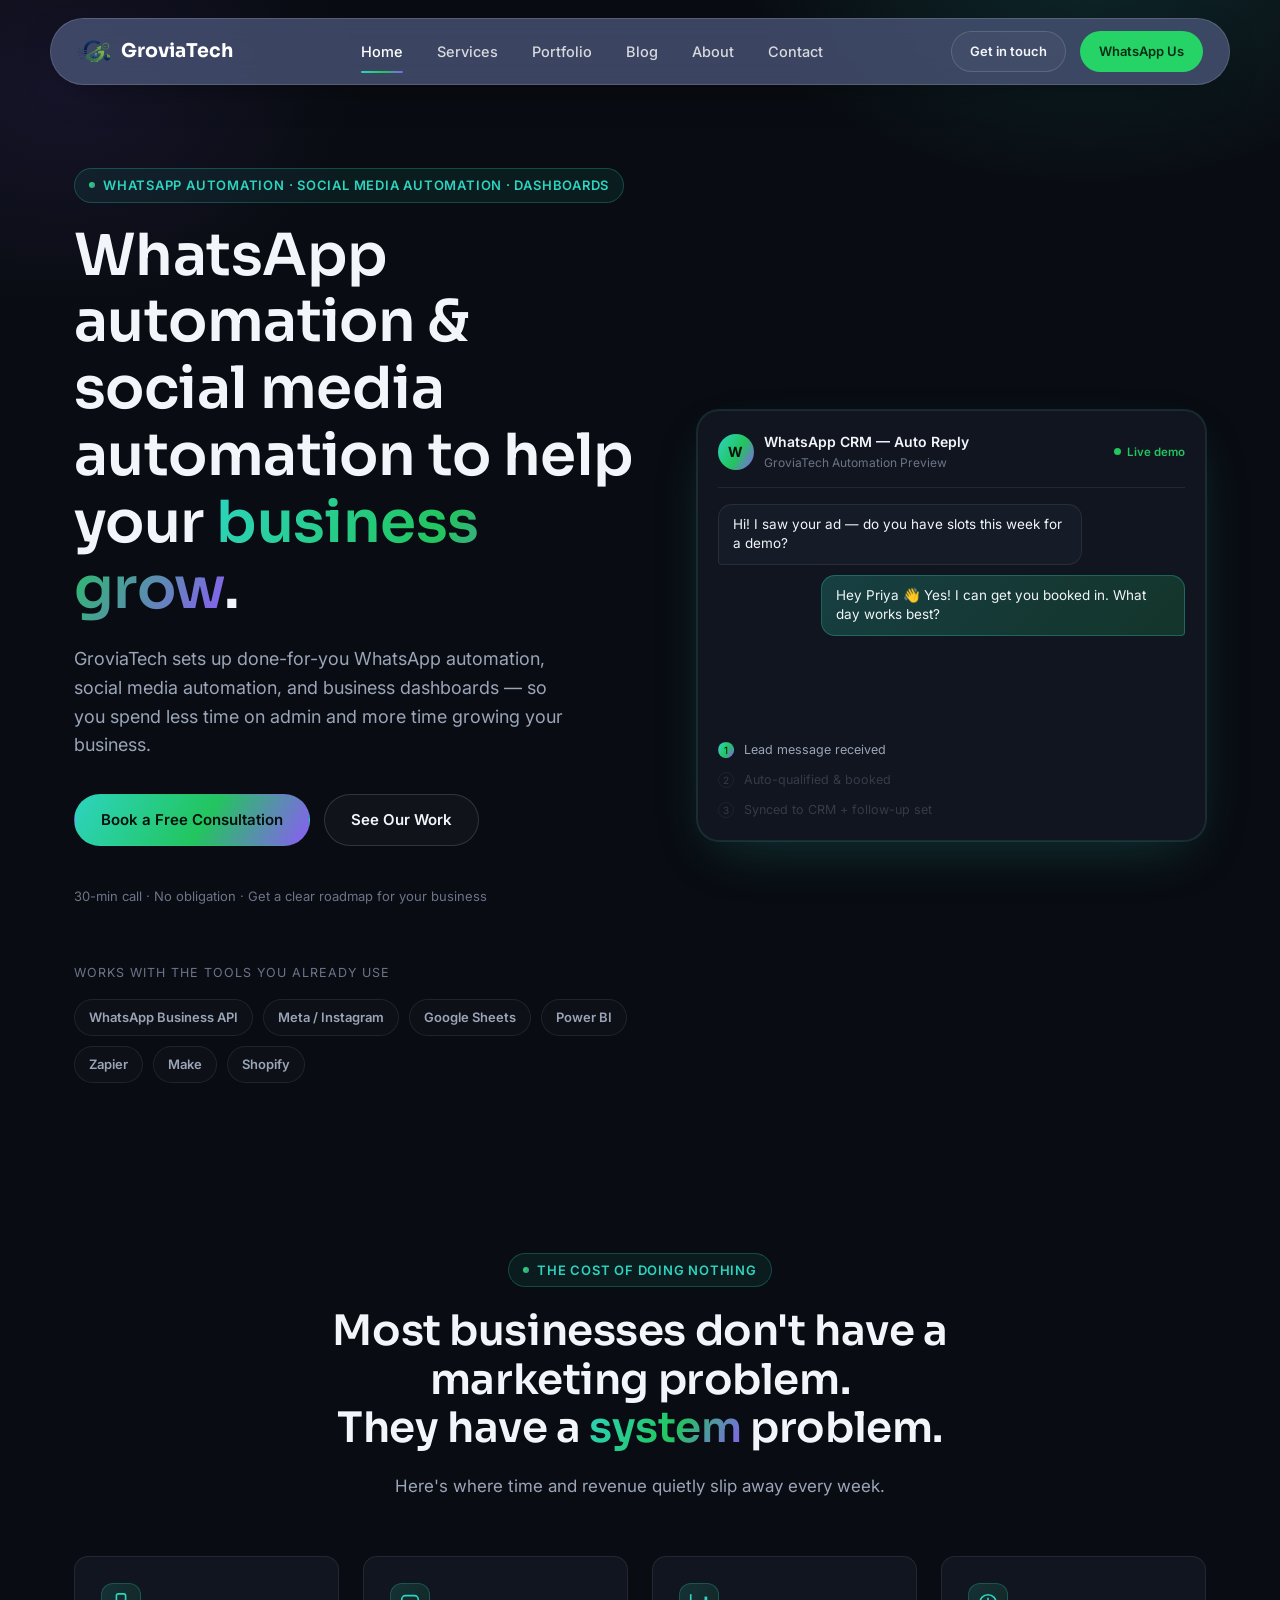
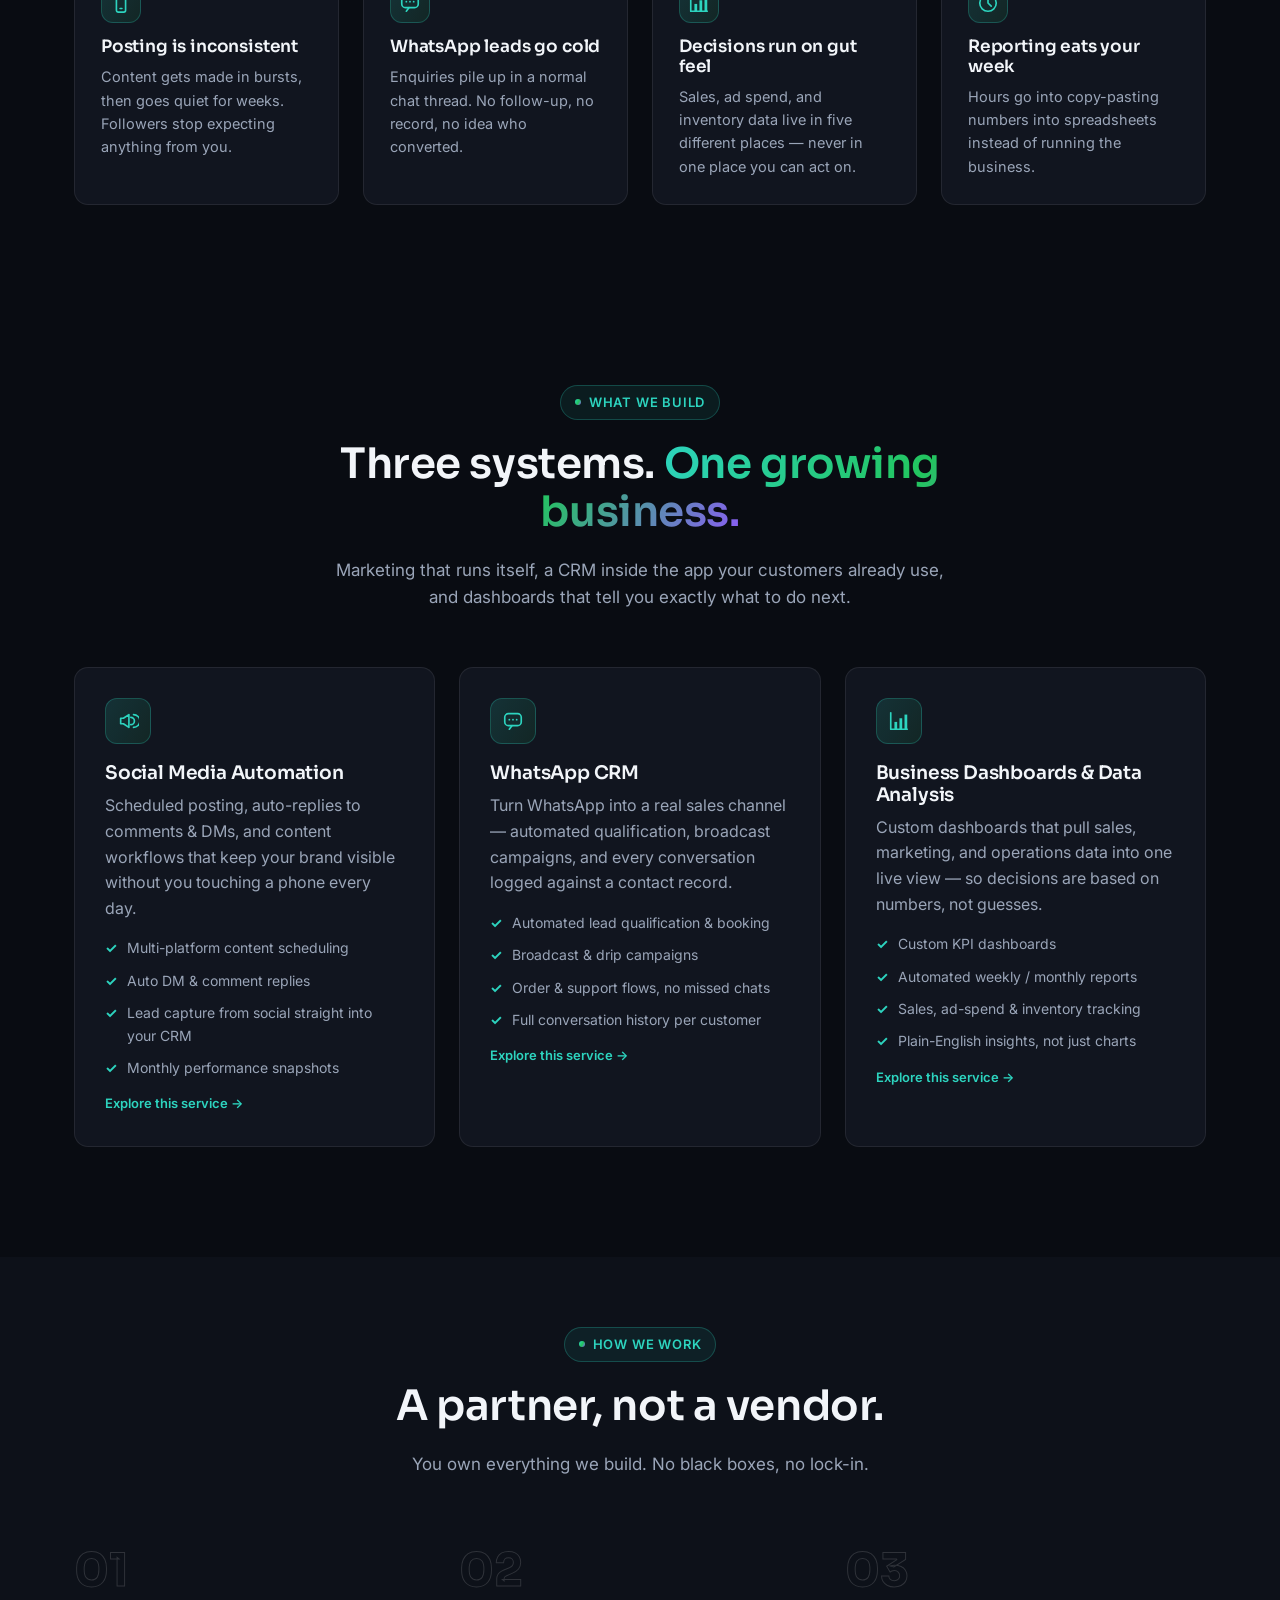
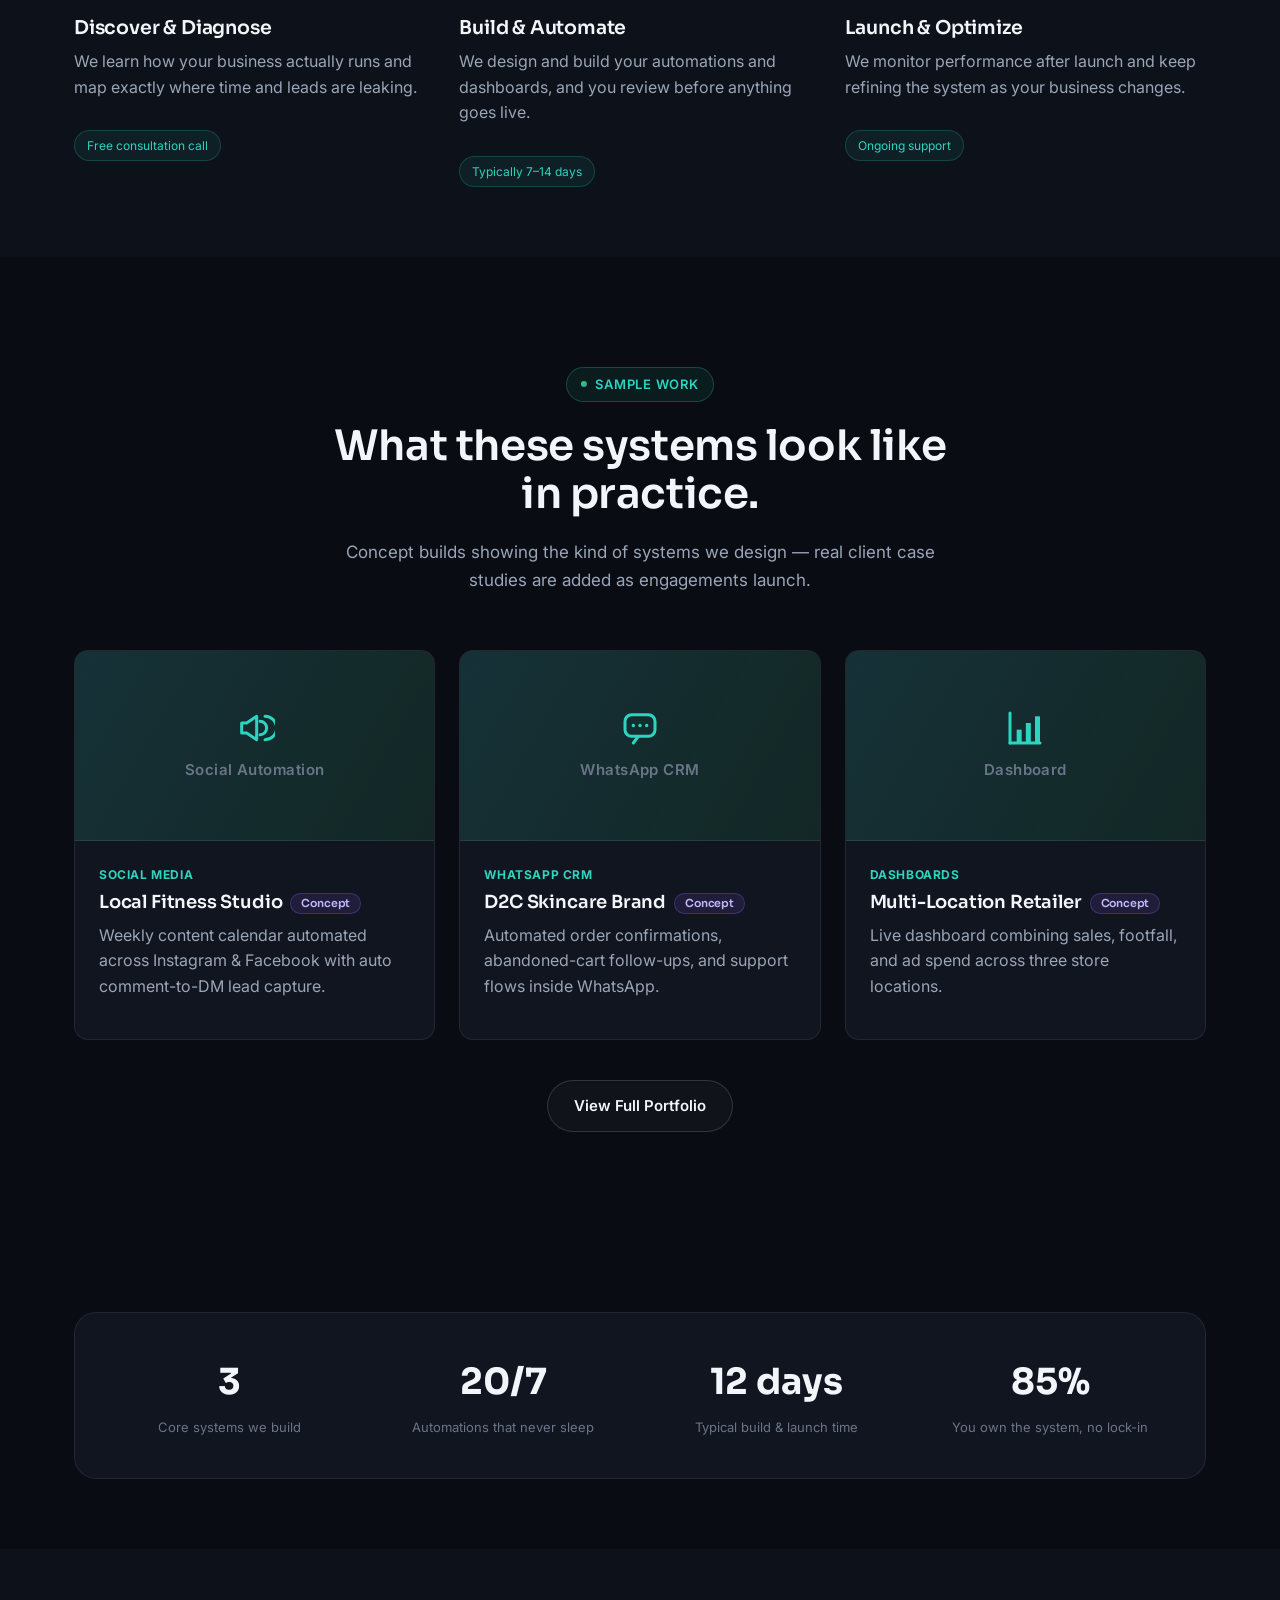
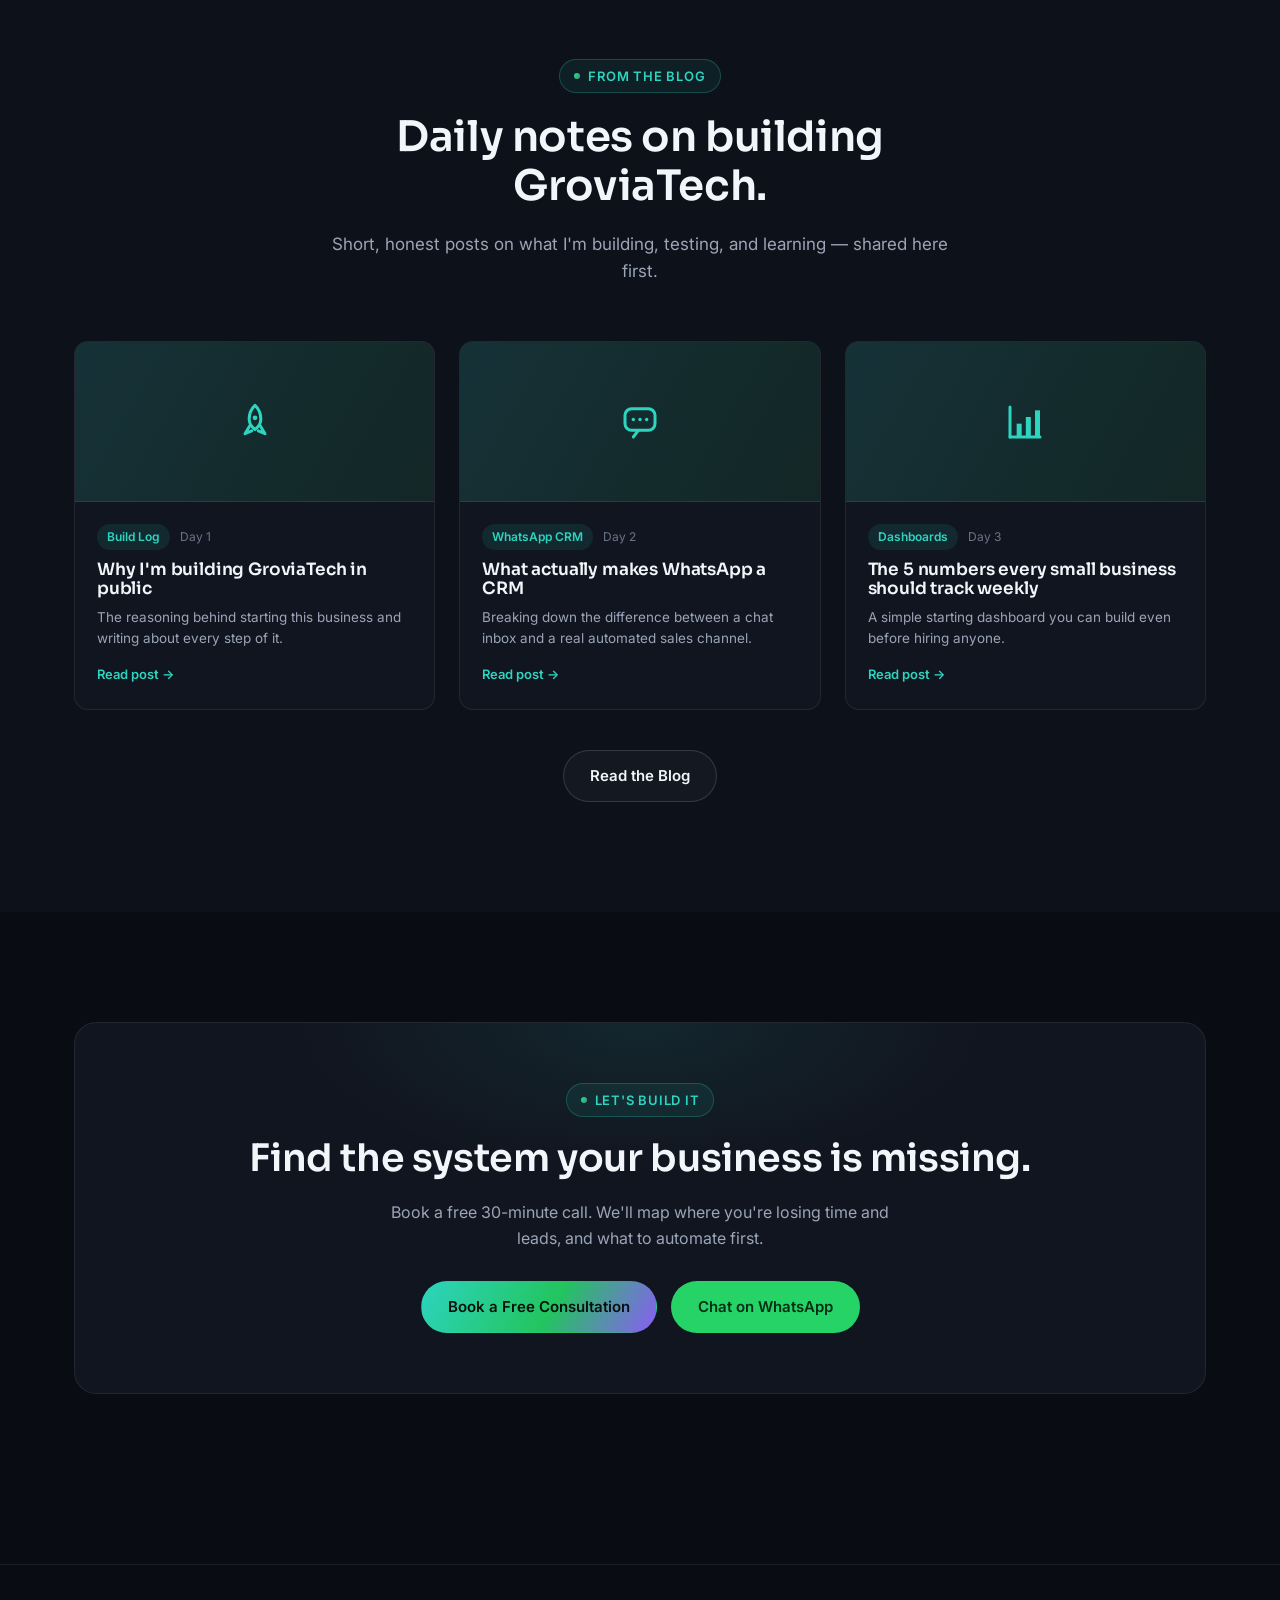
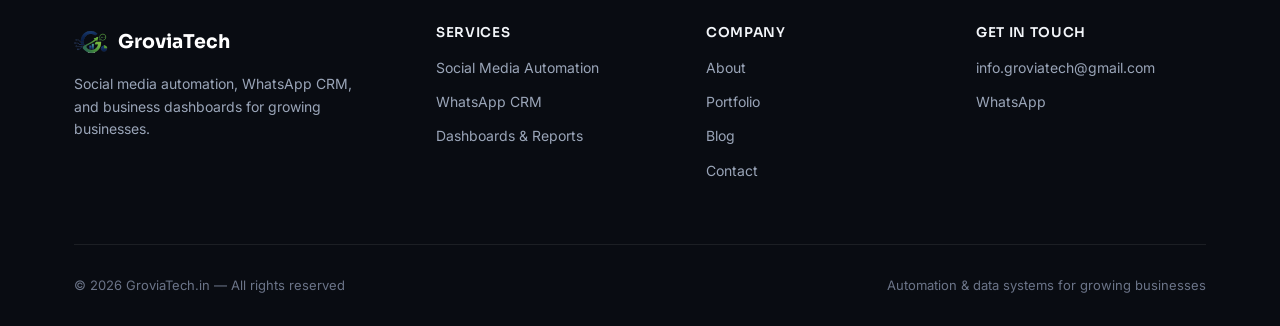
<file: index.html>
<!DOCTYPE html>
<html lang="en">
<head>
<meta charset="UTF-8">
<meta name="viewport" content="width=device-width, initial-scale=1.0">
<title>GroviaTech — WhatsApp Automation & Social Media Automation Services to Grow Your Business</title>
<meta name="description" content="GroviaTech sets up done-for-you WhatsApp automation, social media automation, and business dashboards for small businesses that want to grow without hiring a team. Free consultation.">
<link rel="canonical" href="https://groviatech.in/index.html">
<link rel="icon" href="favicon.ico" sizes="any">
<link rel="icon" href="favicon-32.png" type="image/png" sizes="32x32">
<link rel="icon" href="favicon-192.png" type="image/png" sizes="192x192">
<link rel="apple-touch-icon" href="favicon-180.png">
<meta name="theme-color" content="#090c12">
<meta property="og:type" content="website">
<meta property="og:site_name" content="GroviaTech">
<meta property="og:title" content="GroviaTech — WhatsApp Automation & Social Media Automation Services to Grow Your Business">
<meta property="og:description" content="GroviaTech sets up done-for-you WhatsApp automation, social media automation, and business dashboards for small businesses that want to grow without hiring a team.">
<meta property="og:url" content="https://groviatech.in/index.html">
<meta name="twitter:card" content="summary">
<meta name="twitter:title" content="GroviaTech — WhatsApp Automation & Social Media Automation Services to Grow Your Business">
<meta name="twitter:description" content="GroviaTech sets up done-for-you WhatsApp automation, social media automation, and business dashboards for small businesses that want to grow without hiring a team.">
<link rel="preconnect" href="https://fonts.googleapis.com">
<link href="https://fonts.googleapis.com/css2?family=Inter:wght@400;500;600;700&family=Sora:wght@600;700;800&display=swap" rel="stylesheet">
<link rel="stylesheet" href="css/style.css?v=20260715c">
<script type="application/ld+json">
{
  "@context": "https://schema.org",
  "@type": "Organization",
  "name": "GroviaTech",
  "url": "https://groviatech.in",
  "logo": "https://groviatech.in/favicon-512.png",
  "description": "GroviaTech provides done-for-you WhatsApp automation, social media automation, and business dashboard services for small businesses that want to grow without hiring an in-house team.",
  "email": "info.groviatech@gmail.com",
  "areaServed": "Worldwide",
  "knowsAbout": ["WhatsApp automation", "Social media automation", "Business dashboards", "Small business automation"]
}
</script>
</head>
<body>

<nav class="nav">
  <div class="nav-inner container">
    <a href="index.html" class="logo"><img src="logo-icon.png" alt="GroviaTech logo" class="logo-mark-img">GroviaTech</a>
    <div class="nav-links">
      <a href="index.html">Home</a>
      <a href="services.html">Services</a>
      <a href="portfolio.html">Portfolio</a>
      <a href="blog.html">Blog</a>
      <a href="about.html">About</a>
      <a href="contact.html">Contact</a>
    </div>
    <div class="nav-cta">
      <a href="contact.html" class="btn btn-ghost btn-sm">Get in touch</a>
      <a href="#" target="_blank" class="btn btn-whatsapp btn-sm" data-config="whatsapp-href">WhatsApp Us</a>
    </div>
    <button class="nav-toggle" aria-label="Open menu"><span></span><span></span><span></span></button>
  </div>
  <div class="mobile-panel">
    <a href="index.html">Home</a>
    <a href="services.html">Services</a>
    <a href="portfolio.html">Portfolio</a>
    <a href="blog.html">Blog</a>
    <a href="about.html">About</a>
    <a href="contact.html">Contact</a>
    <a href="contact.html" class="btn btn-primary btn-block">Get in touch</a>
  </div>
</nav>

<!-- HERO -->
<header class="hero">
  <div class="container hero-grid">
    <div>
      <div class="eyebrow">WhatsApp Automation · Social Media Automation · Dashboards</div>
      <h1>WhatsApp automation & social media automation to help your <span class="text-gradient">business grow</span>.</h1>
      <p class="hero-sub">GroviaTech sets up done-for-you WhatsApp automation, social media automation, and business dashboards — so you spend less time on admin and more time growing your business.</p>
      <div class="hero-actions">
        <a href="contact.html" class="btn btn-primary">Book a Free Consultation</a>
        <a href="portfolio.html" class="btn btn-ghost">See Our Work</a>
      </div>
      <p class="hero-note">30-min call · No obligation · Get a clear roadmap for your business</p>

      <div class="integrations">
        <div class="integrations-label">Works with the tools you already use</div>
        <div class="integrations-row">
          <span class="chip">WhatsApp Business API</span>
          <span class="chip">Meta / Instagram</span>
          <span class="chip">Google Sheets</span>
          <span class="chip">Power BI</span>
          <span class="chip">Zapier</span>
          <span class="chip">Make</span>
          <span class="chip">Shopify</span>
        </div>
      </div>
    </div>

    <div class="demo-card reveal">
      <div class="demo-head">
        <div class="demo-avatar">W</div>
        <div>
          <div class="demo-title">WhatsApp CRM — Auto Reply</div>
          <div class="demo-sub">GroviaTech Automation Preview</div>
        </div>
        <div class="demo-live"><span class="dot"></span>Live demo</div>
      </div>
      <div class="chat-window"></div>
      <div class="demo-steps">
        <div class="demo-step"><span class="tick">1</span>Lead message received</div>
        <div class="demo-step"><span class="tick">2</span>Auto-qualified & booked</div>
        <div class="demo-step"><span class="tick">3</span>Synced to CRM + follow-up set</div>
      </div>
    </div>
  </div>
</header>

<!-- PROBLEM -->
<section class="section section-tight">
  <div class="container">
    <div class="section-head center">
      <div class="eyebrow" style="margin-left:auto;margin-right:auto;">The cost of doing nothing</div>
      <h2>Most businesses don't have a marketing problem.<br>They have a <span class="text-gradient">system</span> problem.</h2>
      <p style="margin:0 auto;">Here's where time and revenue quietly slip away every week.</p>
    </div>
    <div class="grid grid-4">
      <div class="problem-card reveal">
        <div class="icon-box"><svg viewBox="0 0 24 24" fill="none" stroke="currentColor" stroke-width="1.8" stroke-linecap="round" stroke-linejoin="round" style="width:22px;height:22px;flex-shrink:0;"><rect x="7" y="2" width="10" height="20" rx="2"/><line x1="11" y1="18" x2="13" y2="18"/></svg></div>
        <h3>Posting is inconsistent</h3>
        <p>Content gets made in bursts, then goes quiet for weeks. Followers stop expecting anything from you.</p>
      </div>
      <div class="problem-card reveal reveal-delay-1">
        <div class="icon-box"><svg viewBox="0 0 24 24" fill="none" stroke="currentColor" stroke-width="1.8" stroke-linecap="round" stroke-linejoin="round" style="width:22px;height:22px;flex-shrink:0;"><rect x="3" y="4" width="18" height="13" rx="4"/><path d="M8 21l3-4"/><circle cx="8" cy="10.5" r="1" fill="currentColor" stroke="none"/><circle cx="12" cy="10.5" r="1" fill="currentColor" stroke="none"/><circle cx="16" cy="10.5" r="1" fill="currentColor" stroke="none"/></svg></div>
        <h3>WhatsApp leads go cold</h3>
        <p>Enquiries pile up in a normal chat thread. No follow-up, no record, no idea who converted.</p>
      </div>
      <div class="problem-card reveal reveal-delay-2">
        <div class="icon-box"><svg viewBox="0 0 24 24" fill="none" stroke="currentColor" stroke-width="1.8" stroke-linecap="round" stroke-linejoin="round" style="width:22px;height:22px;flex-shrink:0;"><path d="M3 21V3"/><path d="M3 21h18"/><rect x="7" y="13" width="3" height="8" fill="currentColor" stroke="none"/><rect x="12.5" y="9" width="3" height="12" fill="currentColor" stroke="none"/><rect x="18" y="5" width="3" height="16" fill="currentColor" stroke="none"/></svg></div>
        <h3>Decisions run on gut feel</h3>
        <p>Sales, ad spend, and inventory data live in five different places — never in one place you can act on.</p>
      </div>
      <div class="problem-card reveal reveal-delay-3">
        <div class="icon-box"><svg viewBox="0 0 24 24" fill="none" stroke="currentColor" stroke-width="1.8" stroke-linecap="round" stroke-linejoin="round" style="width:22px;height:22px;flex-shrink:0;"><circle cx="12" cy="12" r="9"/><path d="M12 7v5l3.5 3.5"/></svg></div>
        <h3>Reporting eats your week</h3>
        <p>Hours go into copy-pasting numbers into spreadsheets instead of running the business.</p>
      </div>
    </div>
  </div>
</section>

<!-- SERVICES -->
<section class="section" id="services">
  <div class="container">
    <div class="section-head center">
      <div class="eyebrow" style="margin-left:auto;margin-right:auto;">What we build</div>
      <h2>Three systems. <span class="text-gradient">One growing business.</span></h2>
      <p style="margin:0 auto;">Marketing that runs itself, a CRM inside the app your customers already use, and dashboards that tell you exactly what to do next.</p>
    </div>
    <div class="grid grid-3">
      <div class="card reveal">
        <div class="icon-box"><svg viewBox="0 0 24 24" fill="none" stroke="currentColor" stroke-width="1.8" stroke-linecap="round" stroke-linejoin="round" style="width:22px;height:22px;flex-shrink:0;"><path d="M4 9v6h3l6 4V5L7 9H4z"/><path d="M15 8a4 4 0 010 8"/><path d="M18 5a7 7 0 010 14"/></svg></div>
        <h3>Social Media Automation</h3>
        <p>Scheduled posting, auto-replies to comments &amp; DMs, and content workflows that keep your brand visible without you touching a phone every day.</p>
        <ul class="pill-list">
          <li>Multi-platform content scheduling</li>
          <li>Auto DM &amp; comment replies</li>
          <li>Lead capture from social straight into your CRM</li>
          <li>Monthly performance snapshots</li>
        </ul>
        <a href="services.html#social" class="blog-readmore">Explore this service →</a>
      </div>
      <div class="card reveal reveal-delay-1">
        <div class="icon-box"><svg viewBox="0 0 24 24" fill="none" stroke="currentColor" stroke-width="1.8" stroke-linecap="round" stroke-linejoin="round" style="width:22px;height:22px;flex-shrink:0;"><rect x="3" y="4" width="18" height="13" rx="4"/><path d="M8 21l3-4"/><circle cx="8" cy="10.5" r="1" fill="currentColor" stroke="none"/><circle cx="12" cy="10.5" r="1" fill="currentColor" stroke="none"/><circle cx="16" cy="10.5" r="1" fill="currentColor" stroke="none"/></svg></div>
        <h3>WhatsApp CRM</h3>
        <p>Turn WhatsApp into a real sales channel — automated qualification, broadcast campaigns, and every conversation logged against a contact record.</p>
        <ul class="pill-list">
          <li>Automated lead qualification &amp; booking</li>
          <li>Broadcast &amp; drip campaigns</li>
          <li>Order &amp; support flows, no missed chats</li>
          <li>Full conversation history per customer</li>
        </ul>
        <a href="services.html#whatsapp" class="blog-readmore">Explore this service →</a>
      </div>
      <div class="card reveal reveal-delay-2">
        <div class="icon-box"><svg viewBox="0 0 24 24" fill="none" stroke="currentColor" stroke-width="1.8" stroke-linecap="round" stroke-linejoin="round" style="width:22px;height:22px;flex-shrink:0;"><path d="M3 21V3"/><path d="M3 21h18"/><rect x="7" y="13" width="3" height="8" fill="currentColor" stroke="none"/><rect x="12.5" y="9" width="3" height="12" fill="currentColor" stroke="none"/><rect x="18" y="5" width="3" height="16" fill="currentColor" stroke="none"/></svg></div>
        <h3>Business Dashboards &amp; Data Analysis</h3>
        <p>Custom dashboards that pull sales, marketing, and operations data into one live view — so decisions are based on numbers, not guesses.</p>
        <ul class="pill-list">
          <li>Custom KPI dashboards</li>
          <li>Automated weekly / monthly reports</li>
          <li>Sales, ad-spend &amp; inventory tracking</li>
          <li>Plain-English insights, not just charts</li>
        </ul>
        <a href="services.html#dashboards" class="blog-readmore">Explore this service →</a>
      </div>
    </div>
  </div>
</section>

<!-- PROCESS -->
<section class="section section-tight" style="background:var(--bg-soft);">
  <div class="container">
    <div class="section-head center">
      <div class="eyebrow" style="margin-left:auto;margin-right:auto;">How we work</div>
      <h2>A partner, not a vendor.</h2>
      <p style="margin:0 auto;">You own everything we build. No black boxes, no lock-in.</p>
    </div>
    <div class="grid grid-3">
      <div class="process-step reveal">
        <div class="process-num">01</div>
        <h3>Discover &amp; Diagnose</h3>
        <p>We learn how your business actually runs and map exactly where time and leads are leaking.</p>
        <span class="process-tag">Free consultation call</span>
      </div>
      <div class="process-step reveal reveal-delay-1">
        <div class="process-num">02</div>
        <h3>Build &amp; Automate</h3>
        <p>We design and build your automations and dashboards, and you review before anything goes live.</p>
        <span class="process-tag">Typically 7–14 days</span>
      </div>
      <div class="process-step reveal reveal-delay-2">
        <div class="process-num">03</div>
        <h3>Launch &amp; Optimize</h3>
        <p>We monitor performance after launch and keep refining the system as your business changes.</p>
        <span class="process-tag">Ongoing support</span>
      </div>
    </div>
  </div>
</section>

<!-- PORTFOLIO PREVIEW -->
<section class="section">
  <div class="container">
    <div class="section-head center">
      <div class="eyebrow" style="margin-left:auto;margin-right:auto;">Sample work</div>
      <h2>What these systems look like in practice.</h2>
      <p style="margin:0 auto;">Concept builds showing the kind of systems we design — real client case studies are added as engagements launch.</p>
    </div>
    <div class="grid grid-3">
      <div class="portfolio-card reveal">
        <div class="portfolio-thumb"><svg viewBox="0 0 24 24" fill="none" stroke="currentColor" stroke-width="1.8" stroke-linecap="round" stroke-linejoin="round" style="width:40px;height:40px;flex-shrink:0;"><path d="M4 9v6h3l6 4V5L7 9H4z"/><path d="M15 8a4 4 0 010 8"/><path d="M18 5a7 7 0 010 14"/></svg><span>Social Automation</span></div>
        <div class="portfolio-body">
          <div class="portfolio-cat">Social Media</div>
          <h3>Local Fitness Studio<span class="sample-badge">Concept</span></h3>
          <p>Weekly content calendar automated across Instagram &amp; Facebook with auto comment-to-DM lead capture.</p>
        </div>
      </div>
      <div class="portfolio-card reveal reveal-delay-1">
        <div class="portfolio-thumb"><svg viewBox="0 0 24 24" fill="none" stroke="currentColor" stroke-width="1.8" stroke-linecap="round" stroke-linejoin="round" style="width:40px;height:40px;flex-shrink:0;"><rect x="3" y="4" width="18" height="13" rx="4"/><path d="M8 21l3-4"/><circle cx="8" cy="10.5" r="1" fill="currentColor" stroke="none"/><circle cx="12" cy="10.5" r="1" fill="currentColor" stroke="none"/><circle cx="16" cy="10.5" r="1" fill="currentColor" stroke="none"/></svg><span>WhatsApp CRM</span></div>
        <div class="portfolio-body">
          <div class="portfolio-cat">WhatsApp CRM</div>
          <h3>D2C Skincare Brand<span class="sample-badge">Concept</span></h3>
          <p>Automated order confirmations, abandoned-cart follow-ups, and support flows inside WhatsApp.</p>
        </div>
      </div>
      <div class="portfolio-card reveal reveal-delay-2">
        <div class="portfolio-thumb"><svg viewBox="0 0 24 24" fill="none" stroke="currentColor" stroke-width="1.8" stroke-linecap="round" stroke-linejoin="round" style="width:40px;height:40px;flex-shrink:0;"><path d="M3 21V3"/><path d="M3 21h18"/><rect x="7" y="13" width="3" height="8" fill="currentColor" stroke="none"/><rect x="12.5" y="9" width="3" height="12" fill="currentColor" stroke="none"/><rect x="18" y="5" width="3" height="16" fill="currentColor" stroke="none"/></svg><span>Dashboard</span></div>
        <div class="portfolio-body">
          <div class="portfolio-cat">Dashboards</div>
          <h3>Multi-Location Retailer<span class="sample-badge">Concept</span></h3>
          <p>Live dashboard combining sales, footfall, and ad spend across three store locations.</p>
        </div>
      </div>
    </div>
    <div style="text-align:center; margin-top:40px;">
      <a href="portfolio.html" class="btn btn-ghost">View Full Portfolio</a>
    </div>
  </div>
</section>

<!-- STATS -->
<section class="section-tight">
  <div class="container">
    <div class="stats-bar reveal">
      <div class="stat"><div class="stat-num"><span data-count="3">0</span></div><div class="stat-label">Core systems we build</div></div>
      <div class="stat"><div class="stat-num"><span data-count="24">0</span>/7</div><div class="stat-label">Automations that never sleep</div></div>
      <div class="stat"><div class="stat-num"><span data-count="14">0</span> days</div><div class="stat-label">Typical build &amp; launch time</div></div>
      <div class="stat"><div class="stat-num"><span data-count="100">0</span>%</div><div class="stat-label">You own the system, no lock-in</div></div>
    </div>
  </div>
</section>

<!-- BLOG PREVIEW -->
<section class="section" style="background:var(--bg-soft);">
  <div class="container">
    <div class="section-head center">
      <div class="eyebrow" style="margin-left:auto;margin-right:auto;">From the blog</div>
      <h2>Daily notes on building GroviaTech.</h2>
      <p style="margin:0 auto;">Short, honest posts on what I'm building, testing, and learning — shared here first.</p>
    </div>
    <div class="grid grid-3">
      <div class="blog-card reveal">
        <div class="blog-thumb"><svg viewBox="0 0 24 24" fill="none" stroke="currentColor" stroke-width="1.8" stroke-linecap="round" stroke-linejoin="round" style="width:40px;height:40px;flex-shrink:0;"><path d="M12 2c2.2 2 3.5 5.2 3.5 8.3 0 2.2-1.1 4.3-3.5 6.2-2.4-1.9-3.5-4-3.5-6.2C8.5 7.2 9.8 4 12 2z"/><circle cx="12" cy="9.5" r="1.4" fill="currentColor" stroke="none"/><path d="M8.7 14.5L6 19l4-1.7"/><path d="M15.3 14.5L18 19l-4-1.7"/></svg></div>
        <div class="blog-body">
          <div class="blog-meta"><span class="blog-tag">Build Log</span><span>Day 1</span></div>
          <h3>Why I'm building GroviaTech in public</h3>
          <p>The reasoning behind starting this business and writing about every step of it.</p>
          <a href="blog-post.html" class="blog-readmore">Read post →</a>
        </div>
      </div>
      <div class="blog-card reveal reveal-delay-1">
        <div class="blog-thumb"><svg viewBox="0 0 24 24" fill="none" stroke="currentColor" stroke-width="1.8" stroke-linecap="round" stroke-linejoin="round" style="width:40px;height:40px;flex-shrink:0;"><rect x="3" y="4" width="18" height="13" rx="4"/><path d="M8 21l3-4"/><circle cx="8" cy="10.5" r="1" fill="currentColor" stroke="none"/><circle cx="12" cy="10.5" r="1" fill="currentColor" stroke="none"/><circle cx="16" cy="10.5" r="1" fill="currentColor" stroke="none"/></svg></div>
        <div class="blog-body">
          <div class="blog-meta"><span class="blog-tag">WhatsApp CRM</span><span>Day 2</span></div>
          <h3>What actually makes WhatsApp a CRM</h3>
          <p>Breaking down the difference between a chat inbox and a real automated sales channel.</p>
          <a href="blog-post.html" class="blog-readmore">Read post →</a>
        </div>
      </div>
      <div class="blog-card reveal reveal-delay-2">
        <div class="blog-thumb"><svg viewBox="0 0 24 24" fill="none" stroke="currentColor" stroke-width="1.8" stroke-linecap="round" stroke-linejoin="round" style="width:40px;height:40px;flex-shrink:0;"><path d="M3 21V3"/><path d="M3 21h18"/><rect x="7" y="13" width="3" height="8" fill="currentColor" stroke="none"/><rect x="12.5" y="9" width="3" height="12" fill="currentColor" stroke="none"/><rect x="18" y="5" width="3" height="16" fill="currentColor" stroke="none"/></svg></div>
        <div class="blog-body">
          <div class="blog-meta"><span class="blog-tag">Dashboards</span><span>Day 3</span></div>
          <h3>The 5 numbers every small business should track weekly</h3>
          <p>A simple starting dashboard you can build even before hiring anyone.</p>
          <a href="blog-post.html" class="blog-readmore">Read post →</a>
        </div>
      </div>
    </div>
    <div style="text-align:center; margin-top:40px;">
      <a href="blog.html" class="btn btn-ghost">Read the Blog</a>
    </div>
  </div>
</section>

<!-- CTA -->
<section class="section">
  <div class="container">
    <div class="cta-band reveal">
      <div class="eyebrow" style="margin-left:auto;margin-right:auto;">Let's build it</div>
      <h2>Find the system your business is missing.</h2>
      <p>Book a free 30-minute call. We'll map where you're losing time and leads, and what to automate first.</p>
      <div class="cta-actions">
        <a href="contact.html" class="btn btn-primary">Book a Free Consultation</a>
        <a href="#" target="_blank" class="btn btn-whatsapp" data-config="whatsapp-href">Chat on WhatsApp</a>
      </div>
    </div>
  </div>
</section>

<footer class="footer">
  <div class="container">
    <div class="footer-grid">
      <div class="footer-brand">
        <a href="index.html" class="logo"><img src="logo-icon.png" alt="GroviaTech logo" class="logo-mark-img">GroviaTech</a>
        <p>Social media automation, WhatsApp CRM, and business dashboards for growing businesses.</p>
        <div class="footer-social">
          <a href="#" aria-label="Instagram" data-config="social-instagram">Ig</a>
          <a href="#" aria-label="LinkedIn" data-config="social-linkedin">In</a>
          <a href="#" aria-label="X / Twitter" data-config="social-twitter">X</a>
        </div>
      </div>
      <div class="footer-col">
        <h4>Services</h4>
        <a href="services.html#social">Social Media Automation</a>
        <a href="services.html#whatsapp">WhatsApp CRM</a>
        <a href="services.html#dashboards">Dashboards &amp; Reports</a>
      </div>
      <div class="footer-col">
        <h4>Company</h4>
        <a href="about.html">About</a>
        <a href="portfolio.html">Portfolio</a>
        <a href="blog.html">Blog</a>
        <a href="contact.html">Contact</a>
      </div>
      <div class="footer-col">
        <h4>Get in touch</h4>
        <a href="mailto:info.groviatech@gmail.com" data-config="email-href">info.groviatech@gmail.com</a>
        <a href="#" target="_blank" data-config="whatsapp-href">WhatsApp</a>
      </div>
    </div>
    <div class="footer-bottom">
      <span>© <span class="year"></span> GroviaTech.in — All rights reserved</span>
      <span>Automation &amp; data systems for growing businesses</span>
    </div>
  </div>
</footer>

<script src="js/config.js?v=20260715e"></script>
<script src="js/main.js?v=20260715d"></script>
</body>
</html>
</file>
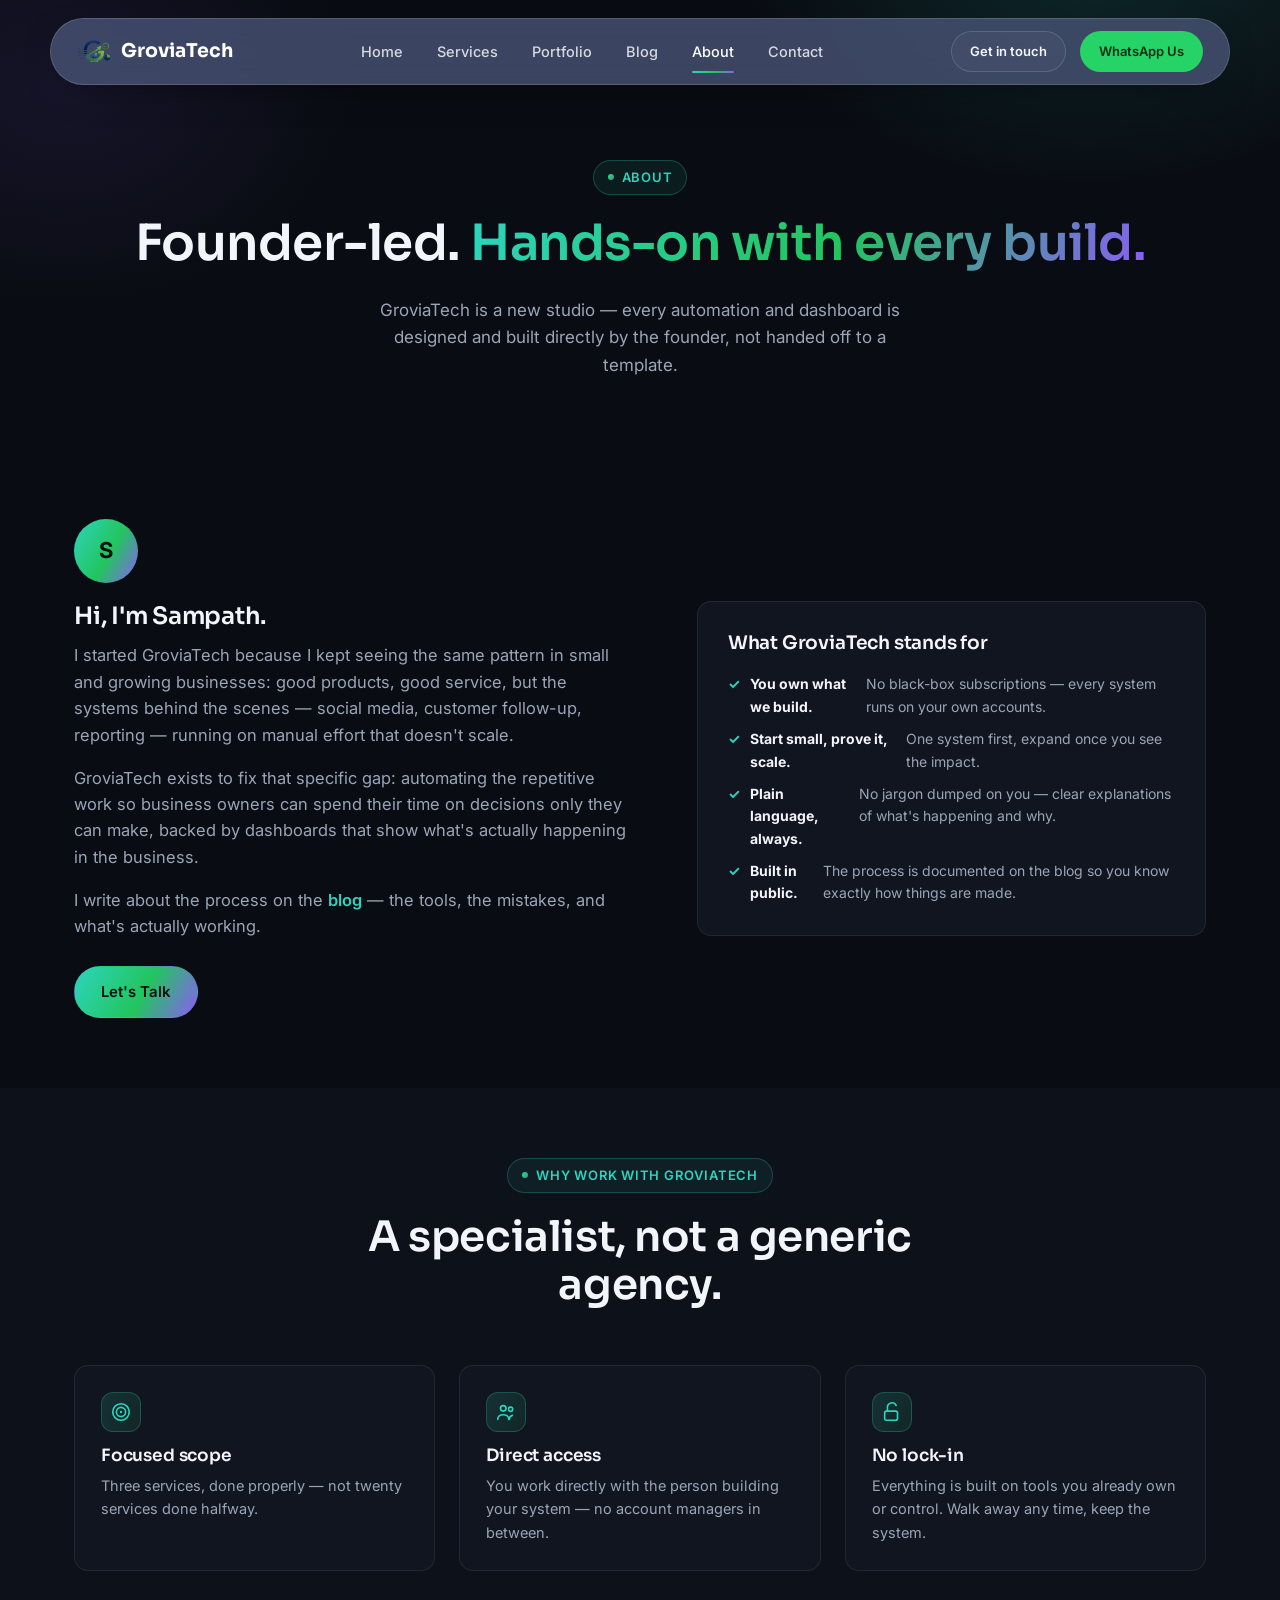
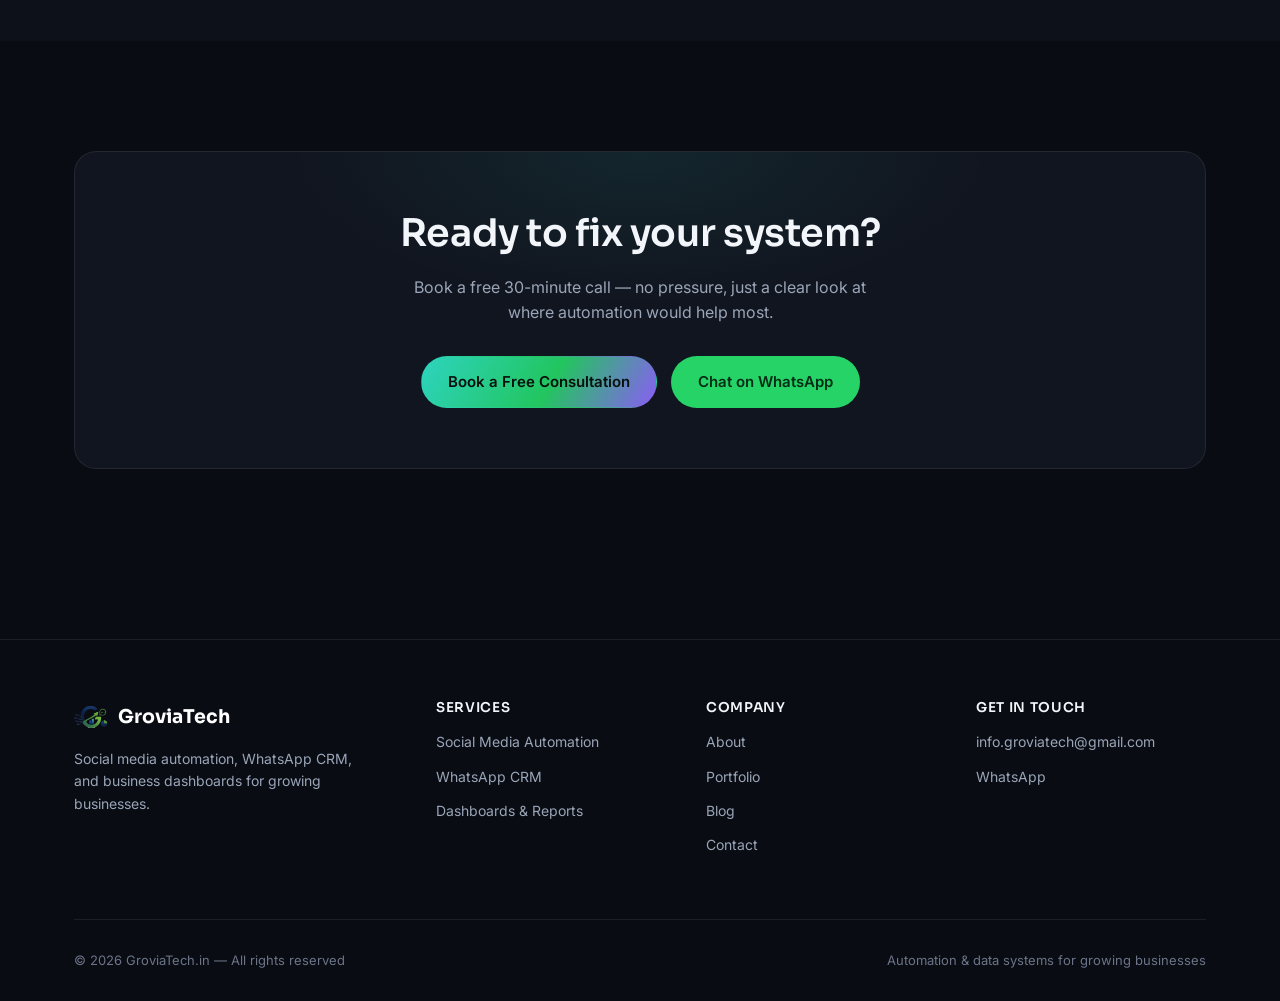
<file: about.html>
<!DOCTYPE html>
<html lang="en">
<head>
<meta charset="UTF-8">
<meta name="viewport" content="width=device-width, initial-scale=1.0">
<title>About GroviaTech — WhatsApp & Social Media Automation Studio</title>
<meta name="description" content="GroviaTech is a founder-led studio building done-for-you WhatsApp automation, social media automation, and business dashboards to help small businesses grow.">
<link rel="canonical" href="https://groviatech.in/about.html">
<link rel="icon" href="favicon.ico" sizes="any">
<link rel="icon" href="favicon-32.png" type="image/png" sizes="32x32">
<link rel="icon" href="favicon-192.png" type="image/png" sizes="192x192">
<link rel="apple-touch-icon" href="favicon-180.png">
<meta name="theme-color" content="#090c12">
<meta property="og:type" content="website">
<meta property="og:site_name" content="GroviaTech">
<meta property="og:title" content="About GroviaTech — WhatsApp & Social Media Automation Studio">
<meta property="og:description" content="GroviaTech is a founder-led studio building done-for-you WhatsApp automation, social media automation, and business dashboards to help small businesses grow.">
<meta property="og:url" content="https://groviatech.in/about.html">
<meta name="twitter:card" content="summary">
<meta name="twitter:title" content="About GroviaTech — WhatsApp & Social Media Automation Studio">
<meta name="twitter:description" content="GroviaTech is a founder-led studio building done-for-you WhatsApp automation, social media automation, and business dashboards to help small businesses grow.">
<link rel="preconnect" href="https://fonts.googleapis.com">
<link href="https://fonts.googleapis.com/css2?family=Inter:wght@400;500;600;700&family=Sora:wght@600;700;800&display=swap" rel="stylesheet">
<link rel="stylesheet" href="css/style.css?v=20260715c">
</head>
<body>

<nav class="nav">
  <div class="nav-inner container">
    <a href="index.html" class="logo"><img src="logo-icon.png" alt="GroviaTech logo" class="logo-mark-img">GroviaTech</a>
    <div class="nav-links">
      <a href="index.html">Home</a>
      <a href="services.html">Services</a>
      <a href="portfolio.html">Portfolio</a>
      <a href="blog.html">Blog</a>
      <a href="about.html">About</a>
      <a href="contact.html">Contact</a>
    </div>
    <div class="nav-cta">
      <a href="contact.html" class="btn btn-ghost btn-sm">Get in touch</a>
      <a href="#" target="_blank" class="btn btn-whatsapp btn-sm" data-config="whatsapp-href">WhatsApp Us</a>
    </div>
    <button class="nav-toggle" aria-label="Open menu"><span></span><span></span><span></span></button>
  </div>
  <div class="mobile-panel">
    <a href="index.html">Home</a>
    <a href="services.html">Services</a>
    <a href="portfolio.html">Portfolio</a>
    <a href="blog.html">Blog</a>
    <a href="about.html">About</a>
    <a href="contact.html">Contact</a>
    <a href="contact.html" class="btn btn-primary btn-block">Get in touch</a>
  </div>
</nav>

<header class="page-header">
  <div class="container">
    <div class="eyebrow" style="margin-left:auto;margin-right:auto;">About</div>
    <h1>Founder-led. <span class="text-gradient">Hands-on with every build.</span></h1>
    <p>GroviaTech is a new studio — every automation and dashboard is designed and built directly by the founder, not handed off to a template.</p>
  </div>
</header>

<section class="section-tight">
  <div class="container hero-grid">
    <div class="reveal">
      <div class="quote-avatar" style="width:64px;height:64px;font-size:22px;margin-bottom:20px;">S</div>
      <h2>Hi, I'm Sampath.</h2>
      <p style="font-size:16.5px;">I started GroviaTech because I kept seeing the same pattern in small and growing businesses: good products, good service, but the systems behind the scenes — social media, customer follow-up, reporting — running on manual effort that doesn't scale.</p>
      <p style="font-size:16.5px;">GroviaTech exists to fix that specific gap: automating the repetitive work so business owners can spend their time on decisions only they can make, backed by dashboards that show what's actually happening in the business.</p>
      <p style="font-size:16.5px;">I write about the process on the <a href="blog.html" style="color:var(--accent); font-weight:600;">blog</a> — the tools, the mistakes, and what's actually working.</p>
      <a href="contact.html" class="btn btn-primary" style="margin-top:10px;">Let's Talk</a>
    </div>
    <div class="card reveal reveal-delay-1">
      <h3 style="margin-bottom:20px;">What GroviaTech stands for</h3>
      <ul class="pill-list">
        <li><b style="color:var(--text)">You own what we build.</b> No black-box subscriptions — every system runs on your own accounts.</li>
        <li><b style="color:var(--text)">Start small, prove it, scale.</b> One system first, expand once you see the impact.</li>
        <li><b style="color:var(--text)">Plain language, always.</b> No jargon dumped on you — clear explanations of what's happening and why.</li>
        <li><b style="color:var(--text)">Built in public.</b> The process is documented on the blog so you know exactly how things are made.</li>
      </ul>
    </div>
  </div>
</section>

<section class="section section-tight" style="background:var(--bg-soft);">
  <div class="container">
    <div class="section-head center">
      <div class="eyebrow" style="margin-left:auto;margin-right:auto;">Why work with GroviaTech</div>
      <h2>A specialist, not a generic agency.</h2>
    </div>
    <div class="grid grid-3">
      <div class="problem-card reveal">
        <div class="icon-box"><svg viewBox="0 0 24 24" fill="none" stroke="currentColor" stroke-width="1.8" style="width:22px;height:22px;flex-shrink:0;"><circle cx="12" cy="12" r="9"/><circle cx="12" cy="12" r="5"/><circle cx="12" cy="12" r="1.3" fill="currentColor" stroke="none"/></svg></div>
        <h3>Focused scope</h3>
        <p>Three services, done properly — not twenty services done halfway.</p>
      </div>
      <div class="problem-card reveal reveal-delay-1">
        <div class="icon-box"><svg viewBox="0 0 24 24" fill="none" stroke="currentColor" stroke-width="1.8" stroke-linecap="round" stroke-linejoin="round" style="width:22px;height:22px;flex-shrink:0;"><circle cx="9" cy="8" r="3"/><path d="M3 20c0-3 2.5-5 6-5s6 2 6 5"/><circle cx="17" cy="9" r="2.3"/><path d="M15.5 20c.2-2.2 1.6-3.8 3.5-4.3"/></svg></div>
        <h3>Direct access</h3>
        <p>You work directly with the person building your system — no account managers in between.</p>
      </div>
      <div class="problem-card reveal reveal-delay-2">
        <div class="icon-box"><svg viewBox="0 0 24 24" fill="none" stroke="currentColor" stroke-width="1.8" stroke-linecap="round" stroke-linejoin="round" style="width:22px;height:22px;flex-shrink:0;"><rect x="4" y="11" width="14" height="10" rx="2"/><path d="M7 11V7a5 5 0 019.5-2.2"/></svg></div>
        <h3>No lock-in</h3>
        <p>Everything is built on tools you already own or control. Walk away any time, keep the system.</p>
      </div>
    </div>
  </div>
</section>

<section class="section">
  <div class="container">
    <div class="cta-band reveal">
      <h2>Ready to fix your system?</h2>
      <p>Book a free 30-minute call — no pressure, just a clear look at where automation would help most.</p>
      <div class="cta-actions">
        <a href="contact.html" class="btn btn-primary">Book a Free Consultation</a>
        <a href="#" target="_blank" class="btn btn-whatsapp" data-config="whatsapp-href">Chat on WhatsApp</a>
      </div>
    </div>
  </div>
</section>

<footer class="footer">
  <div class="container">
    <div class="footer-grid">
      <div class="footer-brand">
        <a href="index.html" class="logo"><img src="logo-icon.png" alt="GroviaTech logo" class="logo-mark-img">GroviaTech</a>
        <p>Social media automation, WhatsApp CRM, and business dashboards for growing businesses.</p>
        <div class="footer-social">
          <a href="#" aria-label="Instagram" data-config="social-instagram">Ig</a>
          <a href="#" aria-label="LinkedIn" data-config="social-linkedin">In</a>
          <a href="#" aria-label="X / Twitter" data-config="social-twitter">X</a>
        </div>
      </div>
      <div class="footer-col">
        <h4>Services</h4>
        <a href="services.html#social">Social Media Automation</a>
        <a href="services.html#whatsapp">WhatsApp CRM</a>
        <a href="services.html#dashboards">Dashboards &amp; Reports</a>
      </div>
      <div class="footer-col">
        <h4>Company</h4>
        <a href="about.html">About</a>
        <a href="portfolio.html">Portfolio</a>
        <a href="blog.html">Blog</a>
        <a href="contact.html">Contact</a>
      </div>
      <div class="footer-col">
        <h4>Get in touch</h4>
        <a href="mailto:info.groviatech@gmail.com" data-config="email-href">info.groviatech@gmail.com</a>
        <a href="#" target="_blank" data-config="whatsapp-href">WhatsApp</a>
      </div>
    </div>
    <div class="footer-bottom">
      <span>© <span class="year"></span> GroviaTech.in — All rights reserved</span>
      <span>Automation &amp; data systems for growing businesses</span>
    </div>
  </div>
</footer>

<script src="js/config.js?v=20260715e"></script>
<script src="js/main.js?v=20260715d"></script>
</body>
</html>
</file>
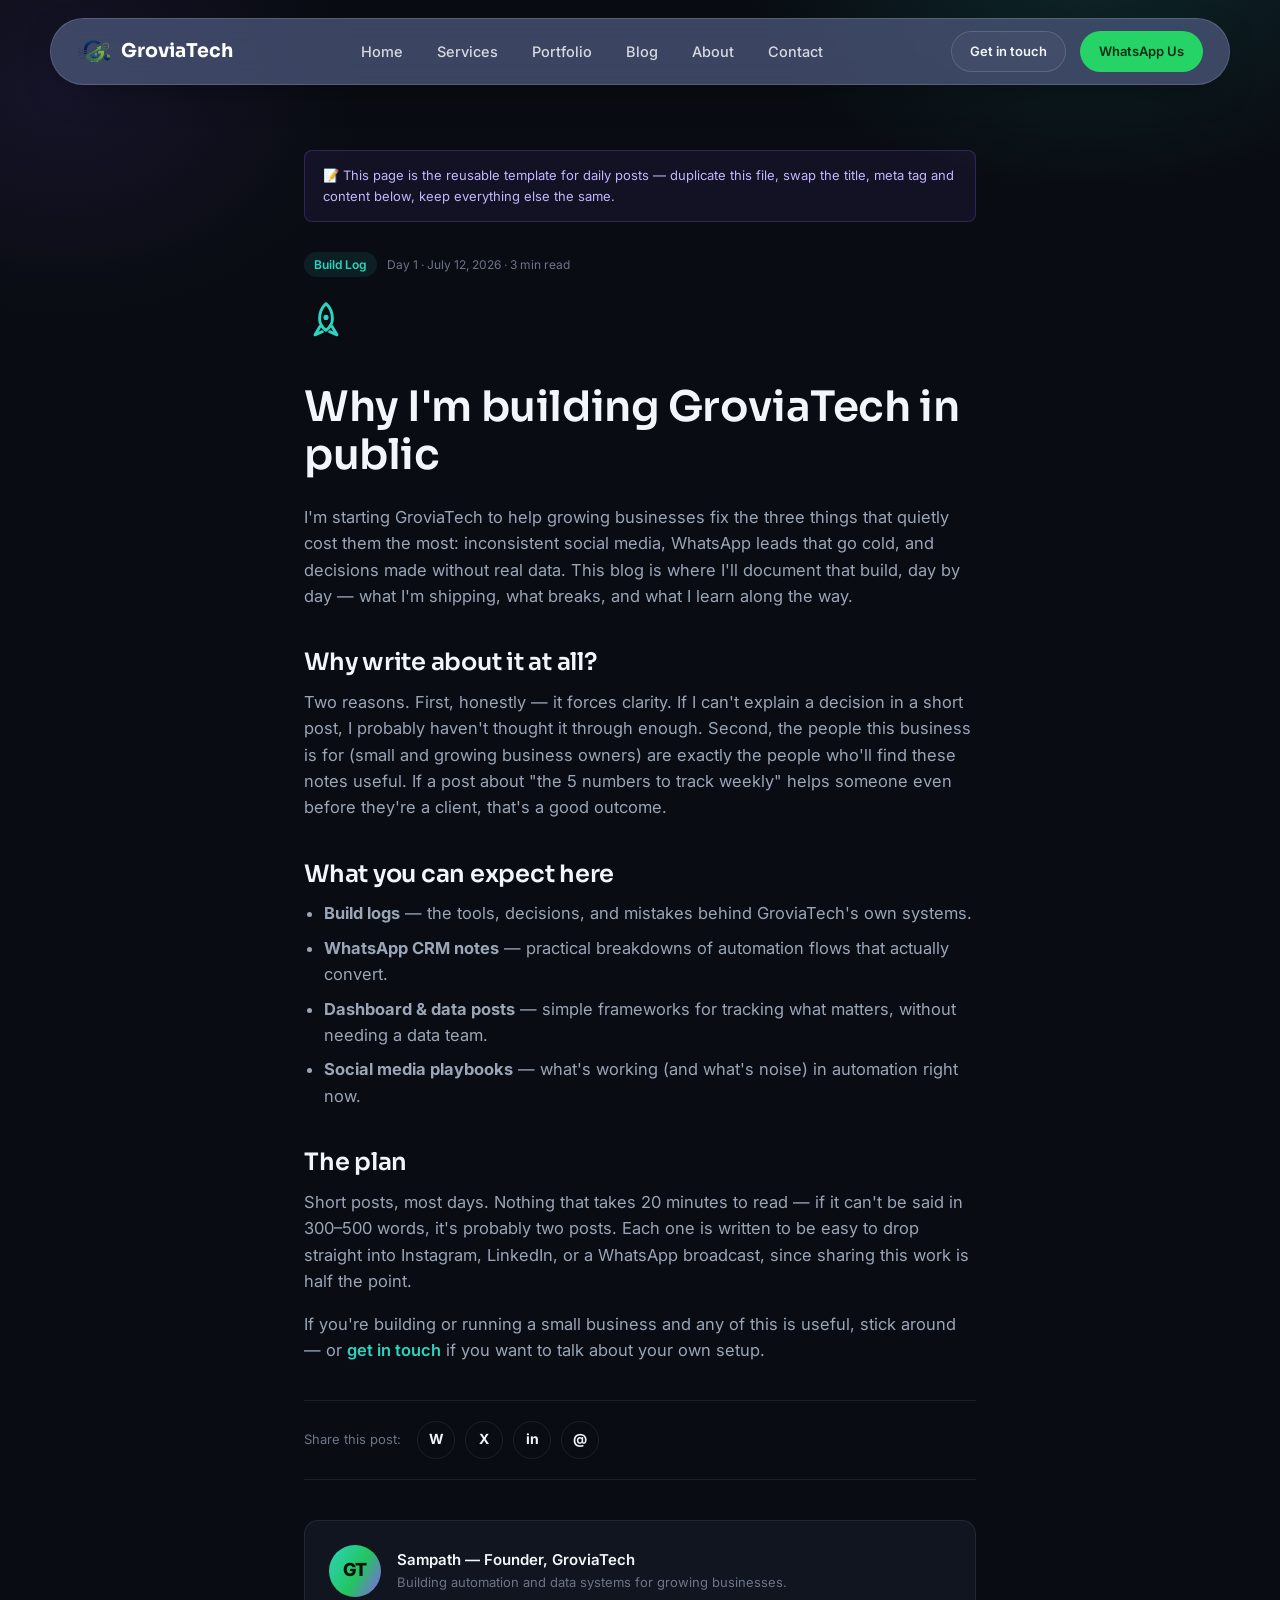
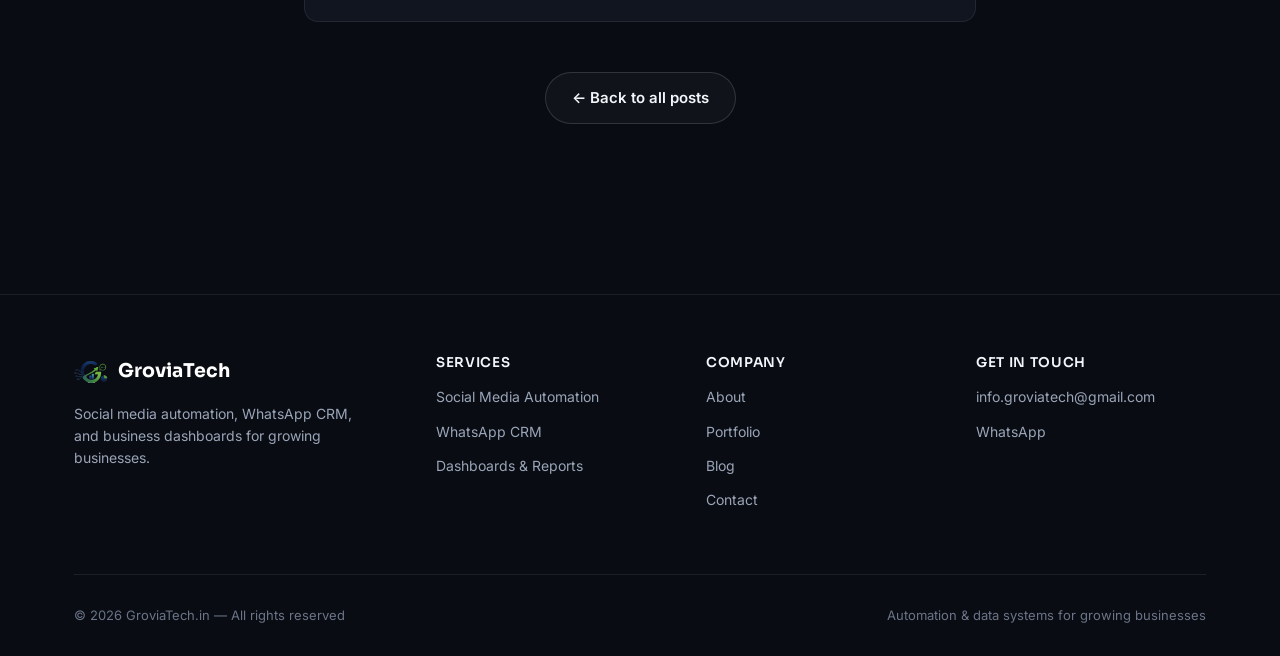
<file: blog-post.html>
<!DOCTYPE html>
<html lang="en">
<head>
<meta charset="UTF-8">
<meta name="viewport" content="width=device-width, initial-scale=1.0">
<title>Why I'm building GroviaTech in public — GroviaTech Blog</title>
<meta name="description" content="The reasoning behind starting GroviaTech and writing about every step of it — a daily build-in-public blog.">
<link rel="canonical" href="https://groviatech.in/blog-post.html">
<link rel="icon" href="favicon.ico" sizes="any">
<link rel="icon" href="favicon-32.png" type="image/png" sizes="32x32">
<link rel="icon" href="favicon-192.png" type="image/png" sizes="192x192">
<link rel="apple-touch-icon" href="favicon-180.png">
<meta name="theme-color" content="#090c12">
<meta property="og:type" content="article">
<meta property="og:site_name" content="GroviaTech">
<meta property="og:title" content="Why I'm building GroviaTech in public — GroviaTech Blog">
<meta property="og:description" content="The reasoning behind starting GroviaTech and writing about every step of it — a daily build-in-public blog.">
<meta property="og:url" content="https://groviatech.in/blog-post.html">
<meta name="twitter:card" content="summary">
<meta name="twitter:title" content="Why I'm building GroviaTech in public — GroviaTech Blog">
<meta name="twitter:description" content="The reasoning behind starting GroviaTech and writing about every step of it — a daily build-in-public blog.">
<link rel="preconnect" href="https://fonts.googleapis.com">
<link href="https://fonts.googleapis.com/css2?family=Inter:wght@400;500;600;700&family=Sora:wght@600;700;800&display=swap" rel="stylesheet">
<link rel="stylesheet" href="css/style.css?v=20260715c">
<style>
  .post-wrap{ max-width: 720px; margin: 0 auto; }
  .post-content h2{ font-size: 24px; margin-top: 40px; }
  .post-content p{ font-size: 16.5px; color: var(--text-muted); }
  .post-content ul{ margin: 0 0 20px; padding-left: 20px; }
  .post-content li{ font-size: 16.5px; color: var(--text-muted); margin-bottom: 8px; list-style: disc; }
  .post-hero-icon{ font-size: 44px; margin-bottom: 20px; }
  .share-row{ display:flex; gap:10px; align-items:center; margin: 36px 0; padding: 20px 0; border-top:1px solid var(--border); border-bottom:1px solid var(--border); }
  .share-label{ font-size:13px; color: var(--text-dim); margin-right: 6px; }
  .share-btn{ width:38px; height:38px; border-radius:50%; border:1px solid var(--border); display:flex; align-items:center; justify-content:center; font-size:14px; font-weight:700; transition: all .2s ease; }
  .share-btn:hover{ border-color: var(--accent); color: var(--accent); transform: translateY(-2px); }
  .author-box{ display:flex; gap:16px; align-items:center; background: var(--surface); border:1px solid var(--border); border-radius: var(--radius); padding: 24px; margin-top: 40px; }
  .author-avatar{ width:52px; height:52px; border-radius:50%; background: var(--accent-gradient); flex-shrink:0; display:flex; align-items:center; justify-content:center; font-weight:800; color:#06110d; font-size:18px; }
  .template-note{ background: rgba(139,92,246,0.08); border:1px solid rgba(139,92,246,0.25); border-radius: var(--radius-sm); padding: 14px 18px; font-size: 13px; color: #c4b5fd; margin-bottom: 30px; }
</style>
</head>
<body>

<nav class="nav">
  <div class="nav-inner container">
    <a href="index.html" class="logo"><img src="logo-icon.png" alt="GroviaTech logo" class="logo-mark-img">GroviaTech</a>
    <div class="nav-links">
      <a href="index.html">Home</a>
      <a href="services.html">Services</a>
      <a href="portfolio.html">Portfolio</a>
      <a href="blog.html">Blog</a>
      <a href="about.html">About</a>
      <a href="contact.html">Contact</a>
    </div>
    <div class="nav-cta">
      <a href="contact.html" class="btn btn-ghost btn-sm">Get in touch</a>
      <a href="#" target="_blank" class="btn btn-whatsapp btn-sm" data-config="whatsapp-href">WhatsApp Us</a>
    </div>
    <button class="nav-toggle" aria-label="Open menu"><span></span><span></span><span></span></button>
  </div>
  <div class="mobile-panel">
    <a href="index.html">Home</a>
    <a href="services.html">Services</a>
    <a href="portfolio.html">Portfolio</a>
    <a href="blog.html">Blog</a>
    <a href="about.html">About</a>
    <a href="contact.html">Contact</a>
    <a href="contact.html" class="btn btn-primary btn-block">Get in touch</a>
  </div>
</nav>

<article class="section" style="padding-top:150px;">
  <div class="container post-wrap">

    <div class="template-note">📝 This page is the reusable template for daily posts — duplicate this file, swap the title, meta tag and content below, keep everything else the same.</div>

    <div class="blog-meta" style="margin-bottom:16px;">
      <span class="blog-tag">Build Log</span><span>Day 1 · July 12, 2026 · 3 min read</span>
    </div>
    <!--
      Featured image: if you have a real photo for this post, replace the line below with:
      <img src="images/blog/your-image.jpg" alt="Describe the image for SEO/accessibility" class="post-hero-img">
      Keep images under ~200KB where possible (resize to ~1200px wide) for fast page loads.
    -->
    <div class="post-hero-icon"><svg viewBox="0 0 24 24" fill="none" stroke="currentColor" stroke-width="1.6" stroke-linecap="round" stroke-linejoin="round" style="width:44px;height:44px;flex-shrink:0;"><path d="M12 2c2.2 2 3.5 5.2 3.5 8.3 0 2.2-1.1 4.3-3.5 6.2-2.4-1.9-3.5-4-3.5-6.2C8.5 7.2 9.8 4 12 2z"/><circle cx="12" cy="9.5" r="1.4" fill="currentColor" stroke="none"/><path d="M8.7 14.5L6 19l4-1.7"/><path d="M15.3 14.5L18 19l-4-1.7"/></svg></div>
    <h1 style="font-size:clamp(28px,4vw,42px); margin-bottom:24px;">Why I'm building GroviaTech in public</h1>

    <div class="post-content">
      <p>I'm starting GroviaTech to help growing businesses fix the three things that quietly cost them the most: inconsistent social media, WhatsApp leads that go cold, and decisions made without real data. This blog is where I'll document that build, day by day — what I'm shipping, what breaks, and what I learn along the way.</p>

      <h2>Why write about it at all?</h2>
      <p>Two reasons. First, honestly — it forces clarity. If I can't explain a decision in a short post, I probably haven't thought it through enough. Second, the people this business is for (small and growing business owners) are exactly the people who'll find these notes useful. If a post about "the 5 numbers to track weekly" helps someone even before they're a client, that's a good outcome.</p>

      <h2>What you can expect here</h2>
      <ul>
        <li><strong>Build logs</strong> — the tools, decisions, and mistakes behind GroviaTech's own systems.</li>
        <li><strong>WhatsApp CRM notes</strong> — practical breakdowns of automation flows that actually convert.</li>
        <li><strong>Dashboard &amp; data posts</strong> — simple frameworks for tracking what matters, without needing a data team.</li>
        <li><strong>Social media playbooks</strong> — what's working (and what's noise) in automation right now.</li>
      </ul>

      <h2>The plan</h2>
      <p>Short posts, most days. Nothing that takes 20 minutes to read — if it can't be said in 300–500 words, it's probably two posts. Each one is written to be easy to drop straight into Instagram, LinkedIn, or a WhatsApp broadcast, since sharing this work is half the point.</p>

      <p>If you're building or running a small business and any of this is useful, stick around — or <a href="contact.html" style="color:var(--accent); font-weight:600;">get in touch</a> if you want to talk about your own setup.</p>
    </div>

    <div class="share-row">
      <span class="share-label">Share this post:</span>
      <a class="share-btn" href="https://wa.me/?text=Why%20I%27m%20building%20GroviaTech%20in%20public" target="_blank" aria-label="Share on WhatsApp">W</a>
      <a class="share-btn" href="https://twitter.com/intent/tweet?text=Why%20I%27m%20building%20GroviaTech%20in%20public" target="_blank" aria-label="Share on X">X</a>
      <a class="share-btn" href="https://www.linkedin.com/sharing/share-offsite/" target="_blank" aria-label="Share on LinkedIn">in</a>
      <a class="share-btn" href="mailto:?subject=Why I'm building GroviaTech in public" aria-label="Share via Email">@</a>
    </div>

    <div class="author-box">
      <div class="author-avatar">GT</div>
      <div>
        <div style="font-weight:600; font-size:15px;">Sampath — Founder, GroviaTech</div>
        <div style="font-size:13px; color:var(--text-dim);">Building automation and data systems for growing businesses.</div>
      </div>
    </div>

    <div style="margin-top:50px; text-align:center;">
      <a href="blog.html" class="btn btn-ghost">← Back to all posts</a>
    </div>
  </div>
</article>

<footer class="footer">
  <div class="container">
    <div class="footer-grid">
      <div class="footer-brand">
        <a href="index.html" class="logo"><img src="logo-icon.png" alt="GroviaTech logo" class="logo-mark-img">GroviaTech</a>
        <p>Social media automation, WhatsApp CRM, and business dashboards for growing businesses.</p>
        <div class="footer-social">
          <a href="#" aria-label="Instagram" data-config="social-instagram">Ig</a>
          <a href="#" aria-label="LinkedIn" data-config="social-linkedin">In</a>
          <a href="#" aria-label="X / Twitter" data-config="social-twitter">X</a>
        </div>
      </div>
      <div class="footer-col">
        <h4>Services</h4>
        <a href="services.html#social">Social Media Automation</a>
        <a href="services.html#whatsapp">WhatsApp CRM</a>
        <a href="services.html#dashboards">Dashboards &amp; Reports</a>
      </div>
      <div class="footer-col">
        <h4>Company</h4>
        <a href="about.html">About</a>
        <a href="portfolio.html">Portfolio</a>
        <a href="blog.html">Blog</a>
        <a href="contact.html">Contact</a>
      </div>
      <div class="footer-col">
        <h4>Get in touch</h4>
        <a href="mailto:info.groviatech@gmail.com" data-config="email-href">info.groviatech@gmail.com</a>
        <a href="#" target="_blank" data-config="whatsapp-href">WhatsApp</a>
      </div>
    </div>
    <div class="footer-bottom">
      <span>© <span class="year"></span> GroviaTech.in — All rights reserved</span>
      <span>Automation &amp; data systems for growing businesses</span>
    </div>
  </div>
</footer>

<script src="js/config.js?v=20260715e"></script>
<script src="js/main.js?v=20260715d"></script>
</body>
</html>
</file>
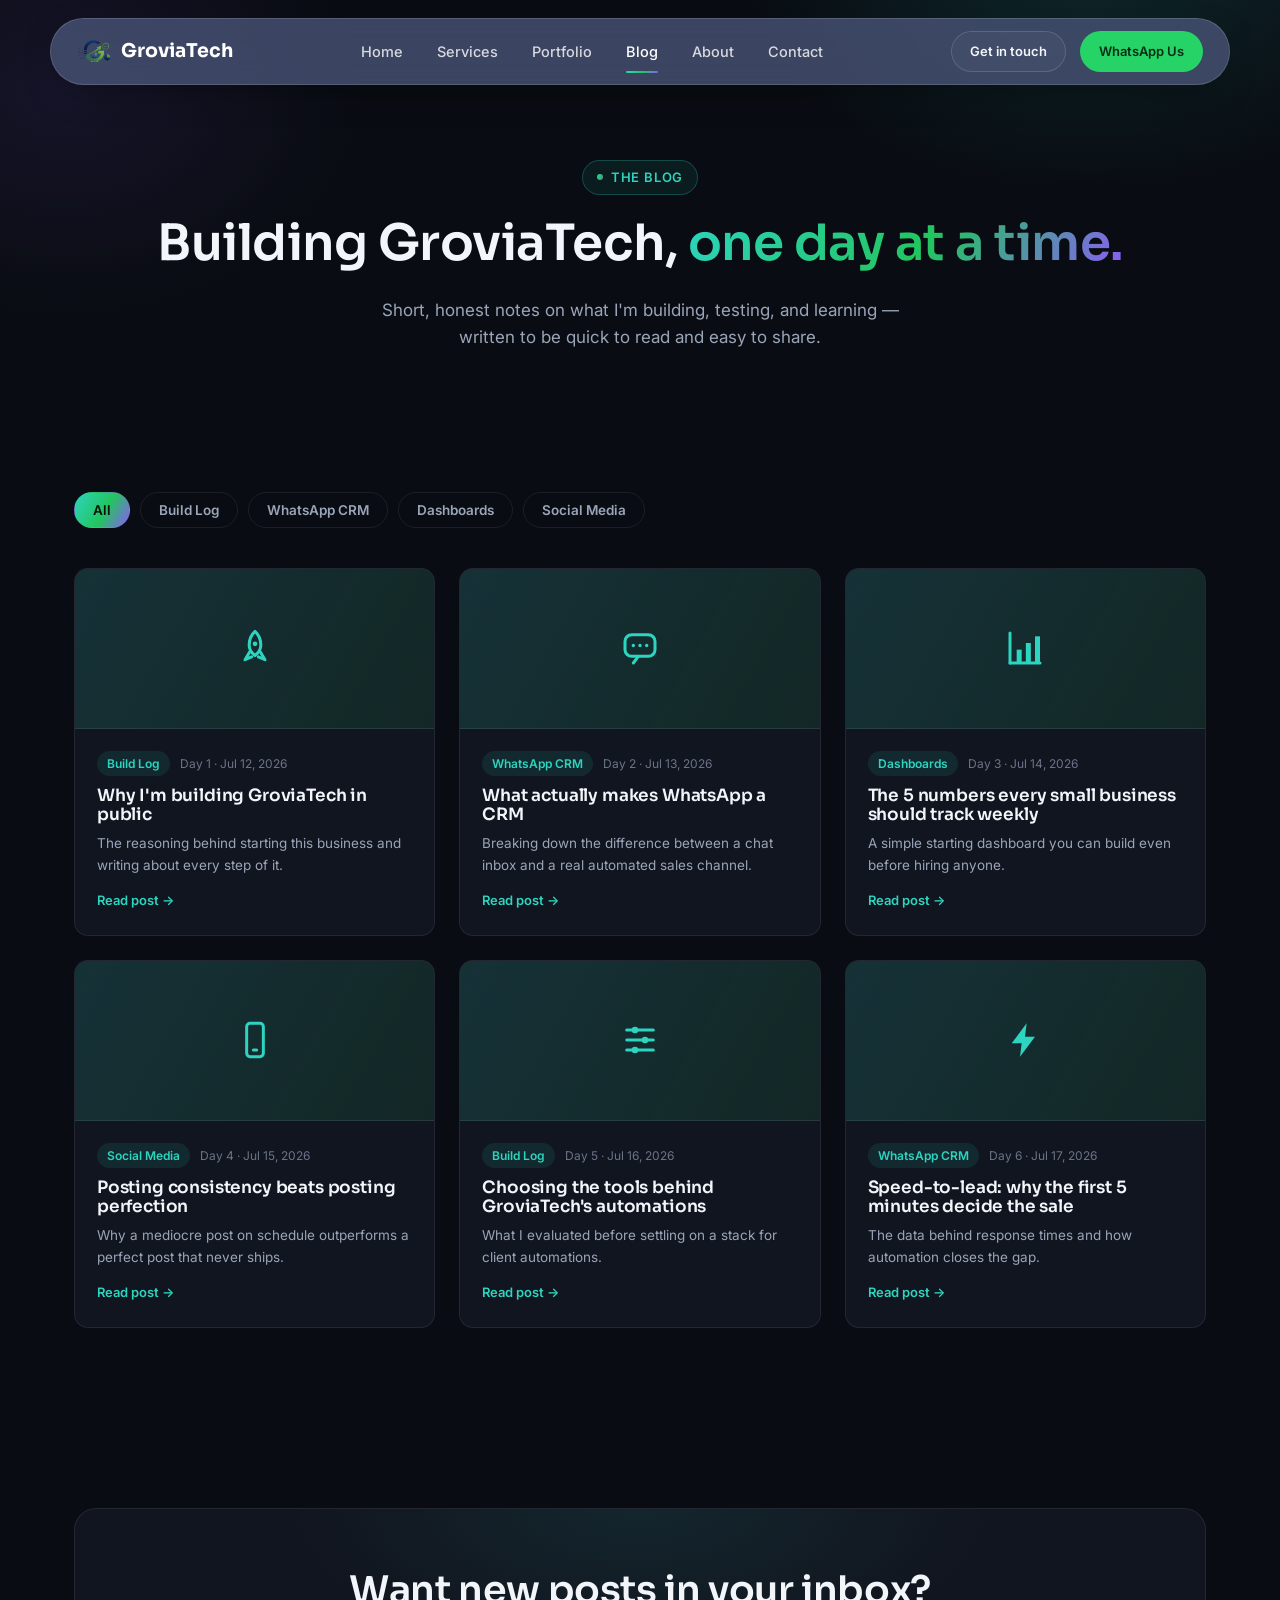
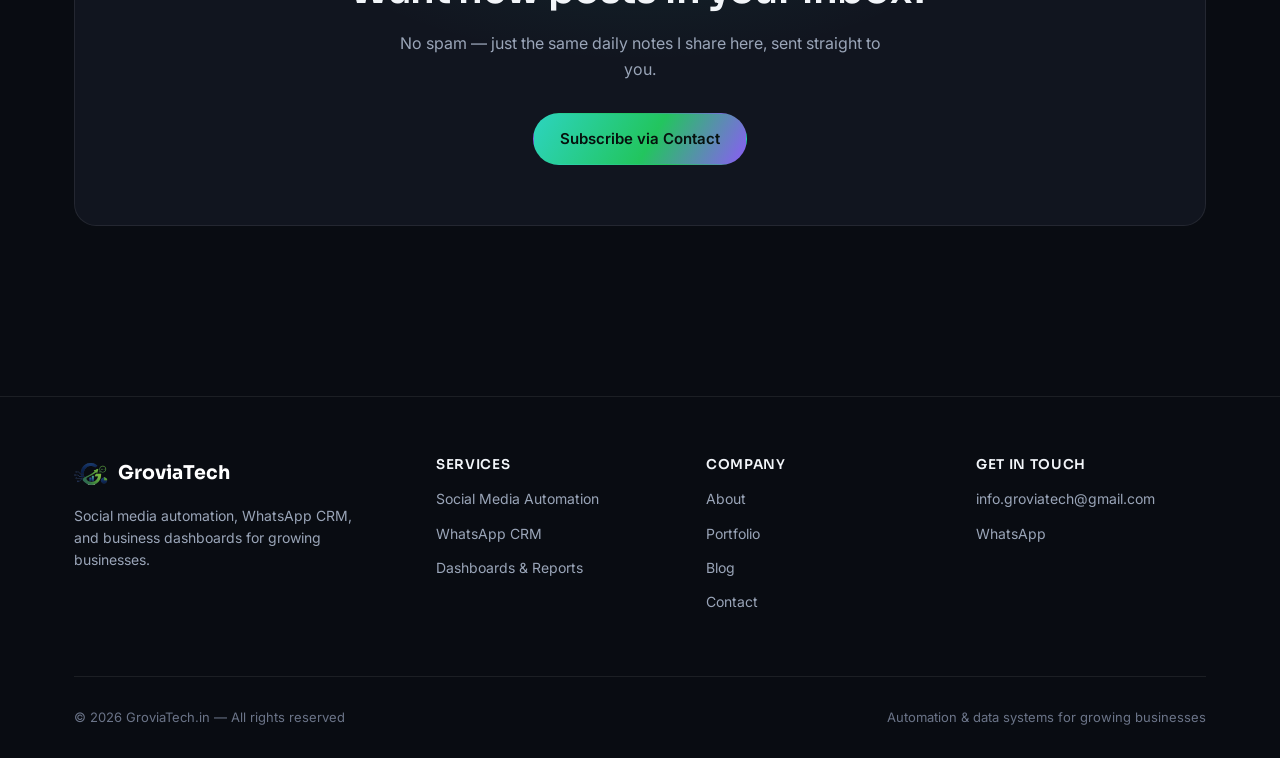
<file: blog.html>
<!DOCTYPE html>
<html lang="en">
<head>
<meta charset="UTF-8">
<meta name="viewport" content="width=device-width, initial-scale=1.0">
<title>WhatsApp Automation & Social Media Automation Blog | GroviaTech</title>
<meta name="description" content="Practical guides on WhatsApp automation, social media automation, and growing a small business with dashboards — from GroviaTech.">
<link rel="canonical" href="https://groviatech.in/blog.html">
<link rel="icon" href="favicon.ico" sizes="any">
<link rel="icon" href="favicon-32.png" type="image/png" sizes="32x32">
<link rel="icon" href="favicon-192.png" type="image/png" sizes="192x192">
<link rel="apple-touch-icon" href="favicon-180.png">
<meta name="theme-color" content="#090c12">
<meta property="og:type" content="website">
<meta property="og:site_name" content="GroviaTech">
<meta property="og:title" content="WhatsApp Automation & Social Media Automation Blog | GroviaTech">
<meta property="og:description" content="Practical guides on WhatsApp automation, social media automation, and growing a small business with dashboards — from GroviaTech.">
<meta property="og:url" content="https://groviatech.in/blog.html">
<meta name="twitter:card" content="summary">
<meta name="twitter:title" content="WhatsApp Automation & Social Media Automation Blog | GroviaTech">
<meta name="twitter:description" content="Practical guides on WhatsApp automation, social media automation, and growing a small business with dashboards — from GroviaTech.">
<link rel="preconnect" href="https://fonts.googleapis.com">
<link href="https://fonts.googleapis.com/css2?family=Inter:wght@400;500;600;700&family=Sora:wght@600;700;800&display=swap" rel="stylesheet">
<link rel="stylesheet" href="css/style.css?v=20260715c">
</head>
<body>

<nav class="nav">
  <div class="nav-inner container">
    <a href="index.html" class="logo"><img src="logo-icon.png" alt="GroviaTech logo" class="logo-mark-img">GroviaTech</a>
    <div class="nav-links">
      <a href="index.html">Home</a>
      <a href="services.html">Services</a>
      <a href="portfolio.html">Portfolio</a>
      <a href="blog.html">Blog</a>
      <a href="about.html">About</a>
      <a href="contact.html">Contact</a>
    </div>
    <div class="nav-cta">
      <a href="contact.html" class="btn btn-ghost btn-sm">Get in touch</a>
      <a href="#" target="_blank" class="btn btn-whatsapp btn-sm" data-config="whatsapp-href">WhatsApp Us</a>
    </div>
    <button class="nav-toggle" aria-label="Open menu"><span></span><span></span><span></span></button>
  </div>
  <div class="mobile-panel">
    <a href="index.html">Home</a>
    <a href="services.html">Services</a>
    <a href="portfolio.html">Portfolio</a>
    <a href="blog.html">Blog</a>
    <a href="about.html">About</a>
    <a href="contact.html">Contact</a>
    <a href="contact.html" class="btn btn-primary btn-block">Get in touch</a>
  </div>
</nav>

<header class="page-header">
  <div class="container">
    <div class="eyebrow" style="margin-left:auto;margin-right:auto;">The Blog</div>
    <h1>Building GroviaTech, <span class="text-gradient">one day at a time.</span></h1>
    <p>Short, honest notes on what I'm building, testing, and learning — written to be quick to read and easy to share.</p>
  </div>
</header>

<section class="section-tight">
  <div class="container">
    <div class="filter-row">
      <button class="filter-btn active" data-filter="all">All</button>
      <button class="filter-btn" data-filter="build">Build Log</button>
      <button class="filter-btn" data-filter="whatsapp">WhatsApp CRM</button>
      <button class="filter-btn" data-filter="dashboard">Dashboards</button>
      <button class="filter-btn" data-filter="social">Social Media</button>
    </div>

    <div class="grid grid-3">
      <div class="blog-card reveal" data-category="build">
        <div class="blog-thumb"><svg viewBox="0 0 24 24" fill="none" stroke="currentColor" stroke-width="1.8" stroke-linecap="round" stroke-linejoin="round" style="width:40px;height:40px;flex-shrink:0;"><path d="M12 2c2.2 2 3.5 5.2 3.5 8.3 0 2.2-1.1 4.3-3.5 6.2-2.4-1.9-3.5-4-3.5-6.2C8.5 7.2 9.8 4 12 2z"/><circle cx="12" cy="9.5" r="1.4" fill="currentColor" stroke="none"/><path d="M8.7 14.5L6 19l4-1.7"/><path d="M15.3 14.5L18 19l-4-1.7"/></svg></div>
        <div class="blog-body">
          <div class="blog-meta"><span class="blog-tag">Build Log</span><span>Day 1 · Jul 12, 2026</span></div>
          <h3>Why I'm building GroviaTech in public</h3>
          <p>The reasoning behind starting this business and writing about every step of it.</p>
          <a href="blog-post.html" class="blog-readmore">Read post →</a>
        </div>
      </div>

      <div class="blog-card reveal reveal-delay-1" data-category="whatsapp">
        <div class="blog-thumb"><svg viewBox="0 0 24 24" fill="none" stroke="currentColor" stroke-width="1.8" stroke-linecap="round" stroke-linejoin="round" style="width:40px;height:40px;flex-shrink:0;"><rect x="3" y="4" width="18" height="13" rx="4"/><path d="M8 21l3-4"/><circle cx="8" cy="10.5" r="1" fill="currentColor" stroke="none"/><circle cx="12" cy="10.5" r="1" fill="currentColor" stroke="none"/><circle cx="16" cy="10.5" r="1" fill="currentColor" stroke="none"/></svg></div>
        <div class="blog-body">
          <div class="blog-meta"><span class="blog-tag">WhatsApp CRM</span><span>Day 2 · Jul 13, 2026</span></div>
          <h3>What actually makes WhatsApp a CRM</h3>
          <p>Breaking down the difference between a chat inbox and a real automated sales channel.</p>
          <a href="blog-post.html" class="blog-readmore">Read post →</a>
        </div>
      </div>

      <div class="blog-card reveal reveal-delay-2" data-category="dashboard">
        <div class="blog-thumb"><svg viewBox="0 0 24 24" fill="none" stroke="currentColor" stroke-width="1.8" stroke-linecap="round" stroke-linejoin="round" style="width:40px;height:40px;flex-shrink:0;"><path d="M3 21V3"/><path d="M3 21h18"/><rect x="7" y="13" width="3" height="8" fill="currentColor" stroke="none"/><rect x="12.5" y="9" width="3" height="12" fill="currentColor" stroke="none"/><rect x="18" y="5" width="3" height="16" fill="currentColor" stroke="none"/></svg></div>
        <div class="blog-body">
          <div class="blog-meta"><span class="blog-tag">Dashboards</span><span>Day 3 · Jul 14, 2026</span></div>
          <h3>The 5 numbers every small business should track weekly</h3>
          <p>A simple starting dashboard you can build even before hiring anyone.</p>
          <a href="blog-post.html" class="blog-readmore">Read post →</a>
        </div>
      </div>

      <div class="blog-card reveal" data-category="social">
        <div class="blog-thumb"><svg viewBox="0 0 24 24" fill="none" stroke="currentColor" stroke-width="1.8" stroke-linecap="round" stroke-linejoin="round" style="width:40px;height:40px;flex-shrink:0;"><rect x="7" y="2" width="10" height="20" rx="2"/><line x1="11" y1="18" x2="13" y2="18"/></svg></div>
        <div class="blog-body">
          <div class="blog-meta"><span class="blog-tag">Social Media</span><span>Day 4 · Jul 15, 2026</span></div>
          <h3>Posting consistency beats posting perfection</h3>
          <p>Why a mediocre post on schedule outperforms a perfect post that never ships.</p>
          <a href="blog-post.html" class="blog-readmore">Read post →</a>
        </div>
      </div>

      <div class="blog-card reveal reveal-delay-1" data-category="build">
        <div class="blog-thumb"><svg viewBox="0 0 24 24" fill="none" stroke="currentColor" stroke-width="1.8" stroke-linecap="round" stroke-linejoin="round" style="width:40px;height:40px;flex-shrink:0;"><line x1="4" y1="6" x2="20" y2="6"/><circle cx="9" cy="6" r="2" fill="currentColor" stroke="none"/><line x1="4" y1="12" x2="20" y2="12"/><circle cx="15" cy="12" r="2" fill="currentColor" stroke="none"/><line x1="4" y1="18" x2="20" y2="18"/><circle cx="9" cy="18" r="2" fill="currentColor" stroke="none"/></svg></div>
        <div class="blog-body">
          <div class="blog-meta"><span class="blog-tag">Build Log</span><span>Day 5 · Jul 16, 2026</span></div>
          <h3>Choosing the tools behind GroviaTech's automations</h3>
          <p>What I evaluated before settling on a stack for client automations.</p>
          <a href="blog-post.html" class="blog-readmore">Read post →</a>
        </div>
      </div>

      <div class="blog-card reveal reveal-delay-2" data-category="whatsapp">
        <div class="blog-thumb"><svg viewBox="0 0 24 24" fill="currentColor" stroke="none" style="width:40px;height:40px;flex-shrink:0;"><path d="M13 2L4 14h6l-1 8 9-12h-6l1-8z"/></svg></div>
        <div class="blog-body">
          <div class="blog-meta"><span class="blog-tag">WhatsApp CRM</span><span>Day 6 · Jul 17, 2026</span></div>
          <h3>Speed-to-lead: why the first 5 minutes decide the sale</h3>
          <p>The data behind response times and how automation closes the gap.</p>
          <a href="blog-post.html" class="blog-readmore">Read post →</a>
        </div>
      </div>
    </div>
  </div>
</section>

<section class="section">
  <div class="container">
    <div class="cta-band reveal">
      <h2>Want new posts in your inbox?</h2>
      <p>No spam — just the same daily notes I share here, sent straight to you.</p>
      <div class="cta-actions">
        <a href="contact.html" class="btn btn-primary">Subscribe via Contact</a>
      </div>
    </div>
  </div>
</section>

<footer class="footer">
  <div class="container">
    <div class="footer-grid">
      <div class="footer-brand">
        <a href="index.html" class="logo"><img src="logo-icon.png" alt="GroviaTech logo" class="logo-mark-img">GroviaTech</a>
        <p>Social media automation, WhatsApp CRM, and business dashboards for growing businesses.</p>
        <div class="footer-social">
          <a href="#" aria-label="Instagram" data-config="social-instagram">Ig</a>
          <a href="#" aria-label="LinkedIn" data-config="social-linkedin">In</a>
          <a href="#" aria-label="X / Twitter" data-config="social-twitter">X</a>
        </div>
      </div>
      <div class="footer-col">
        <h4>Services</h4>
        <a href="services.html#social">Social Media Automation</a>
        <a href="services.html#whatsapp">WhatsApp CRM</a>
        <a href="services.html#dashboards">Dashboards &amp; Reports</a>
      </div>
      <div class="footer-col">
        <h4>Company</h4>
        <a href="about.html">About</a>
        <a href="portfolio.html">Portfolio</a>
        <a href="blog.html">Blog</a>
        <a href="contact.html">Contact</a>
      </div>
      <div class="footer-col">
        <h4>Get in touch</h4>
        <a href="mailto:info.groviatech@gmail.com" data-config="email-href">info.groviatech@gmail.com</a>
        <a href="#" target="_blank" data-config="whatsapp-href">WhatsApp</a>
      </div>
    </div>
    <div class="footer-bottom">
      <span>© <span class="year"></span> GroviaTech.in — All rights reserved</span>
      <span>Automation &amp; data systems for growing businesses</span>
    </div>
  </div>
</footer>

<script src="js/config.js?v=20260715e"></script>
<script src="js/main.js?v=20260715d"></script>
</body>
</html>
</file>
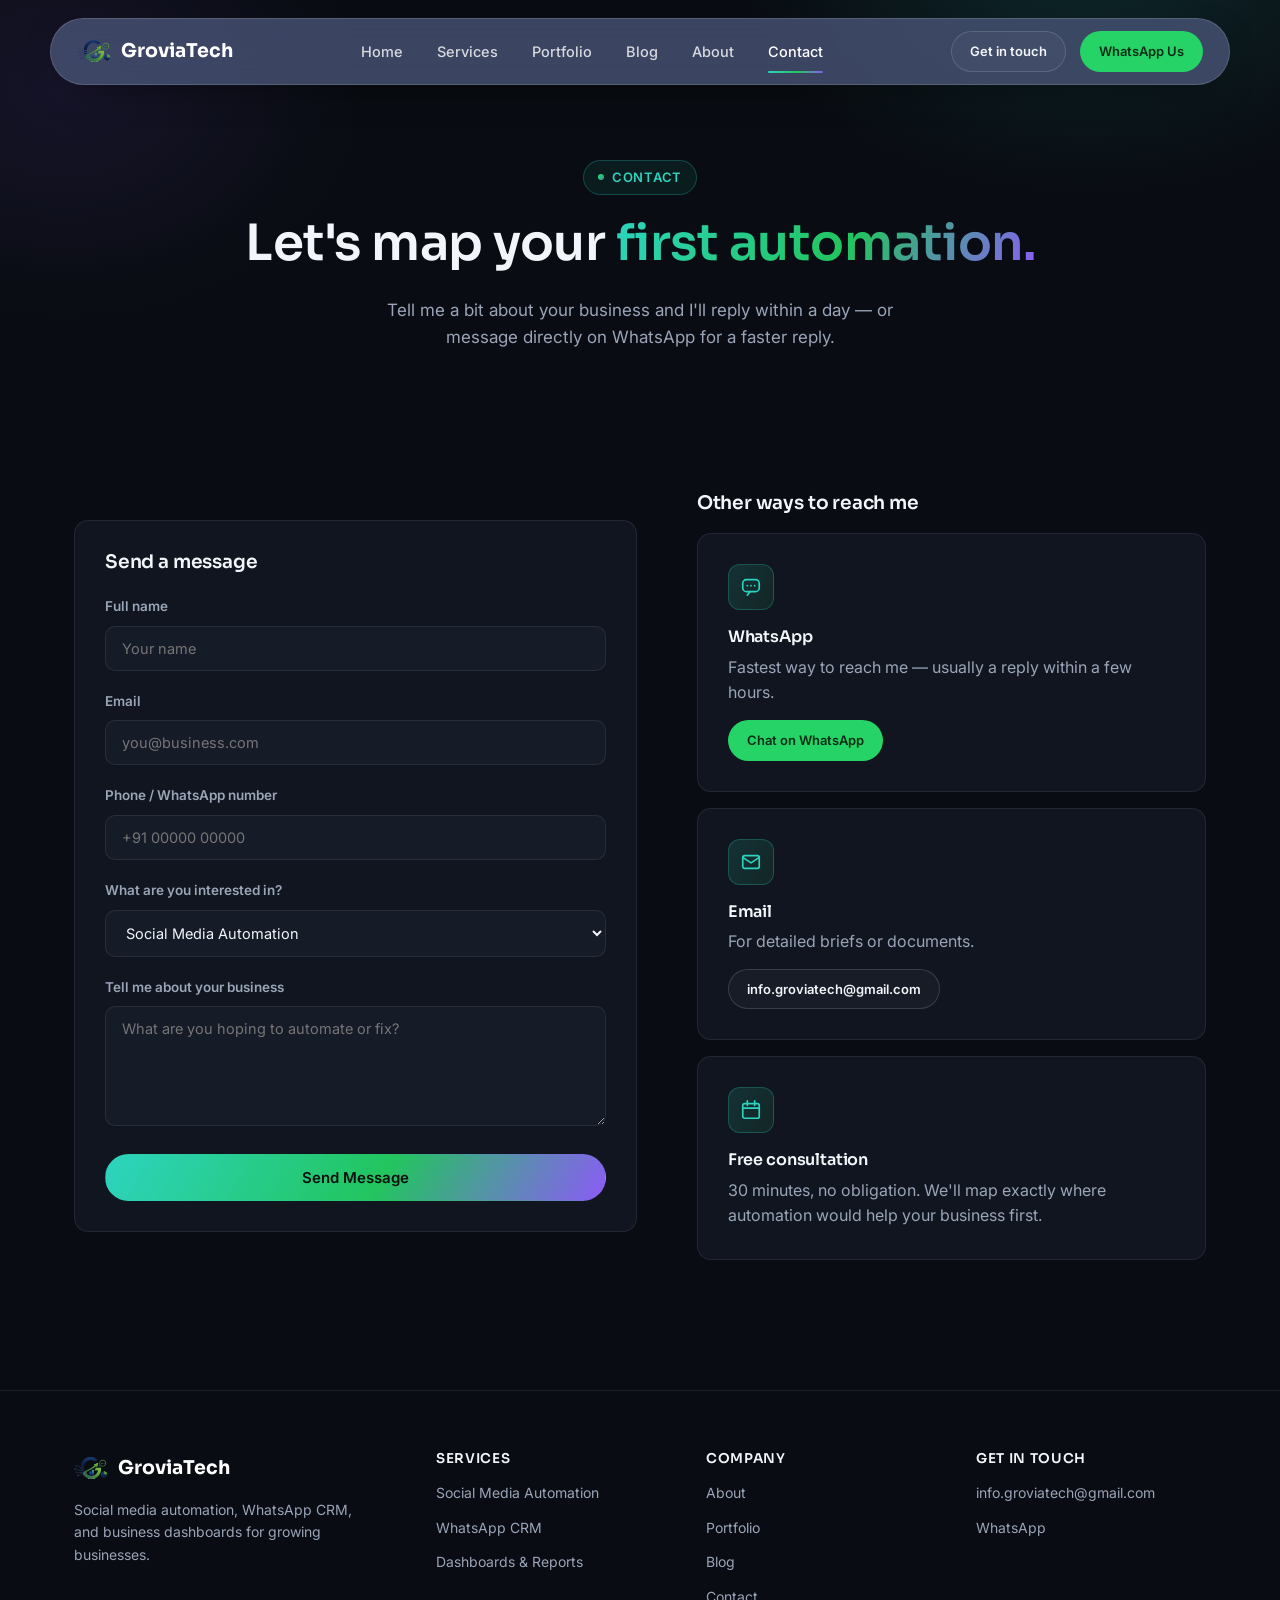
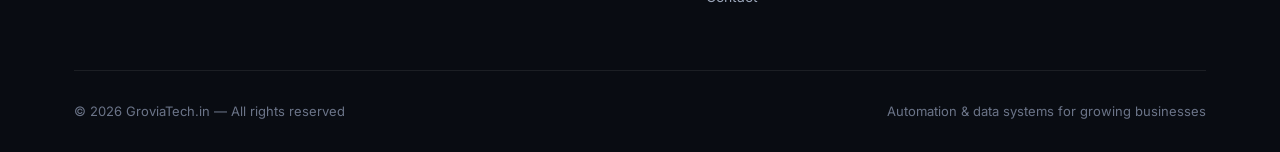
<file: contact.html>
<!DOCTYPE html>
<html lang="en">
<head>
<meta charset="UTF-8">
<meta name="viewport" content="width=device-width, initial-scale=1.0">
<title>Book a Free WhatsApp & Social Media Automation Consultation | GroviaTech</title>
<meta name="description" content="Talk to GroviaTech about WhatsApp automation, social media automation, or business dashboards for your business — free 30-minute consultation.">
<link rel="canonical" href="https://groviatech.in/contact.html">
<link rel="icon" href="favicon.ico" sizes="any">
<link rel="icon" href="favicon-32.png" type="image/png" sizes="32x32">
<link rel="icon" href="favicon-192.png" type="image/png" sizes="192x192">
<link rel="apple-touch-icon" href="favicon-180.png">
<meta name="theme-color" content="#090c12">
<meta property="og:type" content="website">
<meta property="og:site_name" content="GroviaTech">
<meta property="og:title" content="Book a Free WhatsApp & Social Media Automation Consultation | GroviaTech">
<meta property="og:description" content="Talk to GroviaTech about WhatsApp automation, social media automation, or business dashboards for your business — free 30-minute consultation.">
<meta property="og:url" content="https://groviatech.in/contact.html">
<meta name="twitter:card" content="summary">
<meta name="twitter:title" content="Book a Free WhatsApp & Social Media Automation Consultation | GroviaTech">
<meta name="twitter:description" content="Talk to GroviaTech about WhatsApp automation, social media automation, or business dashboards for your business — free 30-minute consultation.">
<link rel="preconnect" href="https://fonts.googleapis.com">
<link href="https://fonts.googleapis.com/css2?family=Inter:wght@400;500;600;700&family=Sora:wght@600;700;800&display=swap" rel="stylesheet">
<link rel="stylesheet" href="css/style.css?v=20260715c">
</head>
<body>

<nav class="nav">
  <div class="nav-inner container">
    <a href="index.html" class="logo"><img src="logo-icon.png" alt="GroviaTech logo" class="logo-mark-img">GroviaTech</a>
    <div class="nav-links">
      <a href="index.html">Home</a>
      <a href="services.html">Services</a>
      <a href="portfolio.html">Portfolio</a>
      <a href="blog.html">Blog</a>
      <a href="about.html">About</a>
      <a href="contact.html">Contact</a>
    </div>
    <div class="nav-cta">
      <a href="contact.html" class="btn btn-ghost btn-sm">Get in touch</a>
      <a href="#" target="_blank" class="btn btn-whatsapp btn-sm" data-config="whatsapp-href">WhatsApp Us</a>
    </div>
    <button class="nav-toggle" aria-label="Open menu"><span></span><span></span><span></span></button>
  </div>
  <div class="mobile-panel">
    <a href="index.html">Home</a>
    <a href="services.html">Services</a>
    <a href="portfolio.html">Portfolio</a>
    <a href="blog.html">Blog</a>
    <a href="about.html">About</a>
    <a href="contact.html">Contact</a>
    <a href="contact.html" class="btn btn-primary btn-block">Get in touch</a>
  </div>
</nav>

<header class="page-header">
  <div class="container">
    <div class="eyebrow" style="margin-left:auto;margin-right:auto;">Contact</div>
    <h1>Let's map your <span class="text-gradient">first automation.</span></h1>
    <p>Tell me a bit about your business and I'll reply within a day — or message directly on WhatsApp for a faster reply.</p>
  </div>
</header>

<section class="section-tight">
  <div class="container hero-grid">
    <div class="card reveal">
      <h3 style="margin-bottom:24px;">Send a message</h3>
      <!--
        This form uses Netlify Forms — no external account needed since the
        site is already hosted on Netlify. Netlify's build bot detects this
        form automatically (thanks to data-netlify + the hidden form-name
        field) and submissions appear under Site → Forms in the Netlify
        dashboard, with optional email notifications configurable there.
      -->
      <form name="contact" method="POST" data-netlify="true" netlify-honeypot="bot-field" action="/thank-you.html">
        <input type="hidden" name="form-name" value="contact">
        <p style="display:none;">
          <label>Don't fill this out if you're human: <input name="bot-field"></label>
        </p>
        <div class="form-group">
          <label for="name">Full name</label>
          <input type="text" id="name" name="name" placeholder="Your name" required>
        </div>
        <div class="form-group">
          <label for="email">Email</label>
          <input type="email" id="email" name="email" placeholder="you@business.com" required>
        </div>
        <div class="form-group">
          <label for="phone">Phone / WhatsApp number</label>
          <input type="tel" id="phone" name="phone" placeholder="+91 00000 00000">
        </div>
        <div class="form-group">
          <label for="service">What are you interested in?</label>
          <select id="service" name="service">
            <option>Social Media Automation</option>
            <option>WhatsApp CRM</option>
            <option>Business Dashboards &amp; Data Analysis</option>
            <option>Not sure yet — help me figure it out</option>
          </select>
        </div>
        <div class="form-group">
          <label for="message">Tell me about your business</label>
          <textarea id="message" name="message" placeholder="What are you hoping to automate or fix?"></textarea>
        </div>
        <button type="submit" class="btn btn-primary btn-block">Send Message</button>
      </form>
    </div>

    <div class="reveal reveal-delay-1">
      <h3 style="margin-bottom:20px;">Other ways to reach me</h3>
      <div class="card" style="margin-bottom:16px;">
        <div class="icon-box"><svg viewBox="0 0 24 24" fill="none" stroke="currentColor" stroke-width="1.8" stroke-linecap="round" stroke-linejoin="round" style="width:22px;height:22px;flex-shrink:0;"><rect x="3" y="4" width="18" height="13" rx="4"/><path d="M8 21l3-4"/><circle cx="8" cy="10.5" r="1" fill="currentColor" stroke="none"/><circle cx="12" cy="10.5" r="1" fill="currentColor" stroke="none"/><circle cx="16" cy="10.5" r="1" fill="currentColor" stroke="none"/></svg></div>
        <h3 style="font-size:16px;">WhatsApp</h3>
        <p style="margin-bottom:14px;">Fastest way to reach me — usually a reply within a few hours.</p>
        <a href="#" target="_blank" class="btn btn-whatsapp btn-sm" data-config="whatsapp-href">Chat on WhatsApp</a>
      </div>
      <div class="card" style="margin-bottom:16px;">
        <div class="icon-box"><svg viewBox="0 0 24 24" fill="none" stroke="currentColor" stroke-width="1.8" stroke-linecap="round" stroke-linejoin="round" style="width:22px;height:22px;flex-shrink:0;"><rect x="3" y="5" width="18" height="14" rx="2"/><path d="M3 7l9 6 9-6"/></svg></div>
        <h3 style="font-size:16px;">Email</h3>
        <p style="margin-bottom:14px;">For detailed briefs or documents.</p>
        <a href="mailto:info.groviatech@gmail.com" class="btn btn-ghost btn-sm" data-config="email-href">info.groviatech@gmail.com</a>
      </div>
      <div class="card">
        <div class="icon-box"><svg viewBox="0 0 24 24" fill="none" stroke="currentColor" stroke-width="1.8" stroke-linecap="round" stroke-linejoin="round" style="width:22px;height:22px;flex-shrink:0;"><rect x="3" y="5" width="18" height="16" rx="2"/><line x1="3" y1="10" x2="21" y2="10"/><line x1="8" y1="2" x2="8" y2="7"/><line x1="16" y1="2" x2="16" y2="7"/></svg></div>
        <h3 style="font-size:16px;">Free consultation</h3>
        <p style="margin:0;">30 minutes, no obligation. We'll map exactly where automation would help your business first.</p>
      </div>
    </div>
  </div>
</section>

<footer class="footer">
  <div class="container">
    <div class="footer-grid">
      <div class="footer-brand">
        <a href="index.html" class="logo"><img src="logo-icon.png" alt="GroviaTech logo" class="logo-mark-img">GroviaTech</a>
        <p>Social media automation, WhatsApp CRM, and business dashboards for growing businesses.</p>
        <div class="footer-social">
          <a href="#" aria-label="Instagram" data-config="social-instagram">Ig</a>
          <a href="#" aria-label="LinkedIn" data-config="social-linkedin">In</a>
          <a href="#" aria-label="X / Twitter" data-config="social-twitter">X</a>
        </div>
      </div>
      <div class="footer-col">
        <h4>Services</h4>
        <a href="services.html#social">Social Media Automation</a>
        <a href="services.html#whatsapp">WhatsApp CRM</a>
        <a href="services.html#dashboards">Dashboards &amp; Reports</a>
      </div>
      <div class="footer-col">
        <h4>Company</h4>
        <a href="about.html">About</a>
        <a href="portfolio.html">Portfolio</a>
        <a href="blog.html">Blog</a>
        <a href="contact.html">Contact</a>
      </div>
      <div class="footer-col">
        <h4>Get in touch</h4>
        <a href="mailto:info.groviatech@gmail.com" data-config="email-href">info.groviatech@gmail.com</a>
        <a href="#" target="_blank" data-config="whatsapp-href">WhatsApp</a>
      </div>
    </div>
    <div class="footer-bottom">
      <span>© <span class="year"></span> GroviaTech.in — All rights reserved</span>
      <span>Automation &amp; data systems for growing businesses</span>
    </div>
  </div>
</footer>

<script src="js/config.js?v=20260715e"></script>
<script src="js/main.js?v=20260715d"></script>
</body>
</html>
</file>
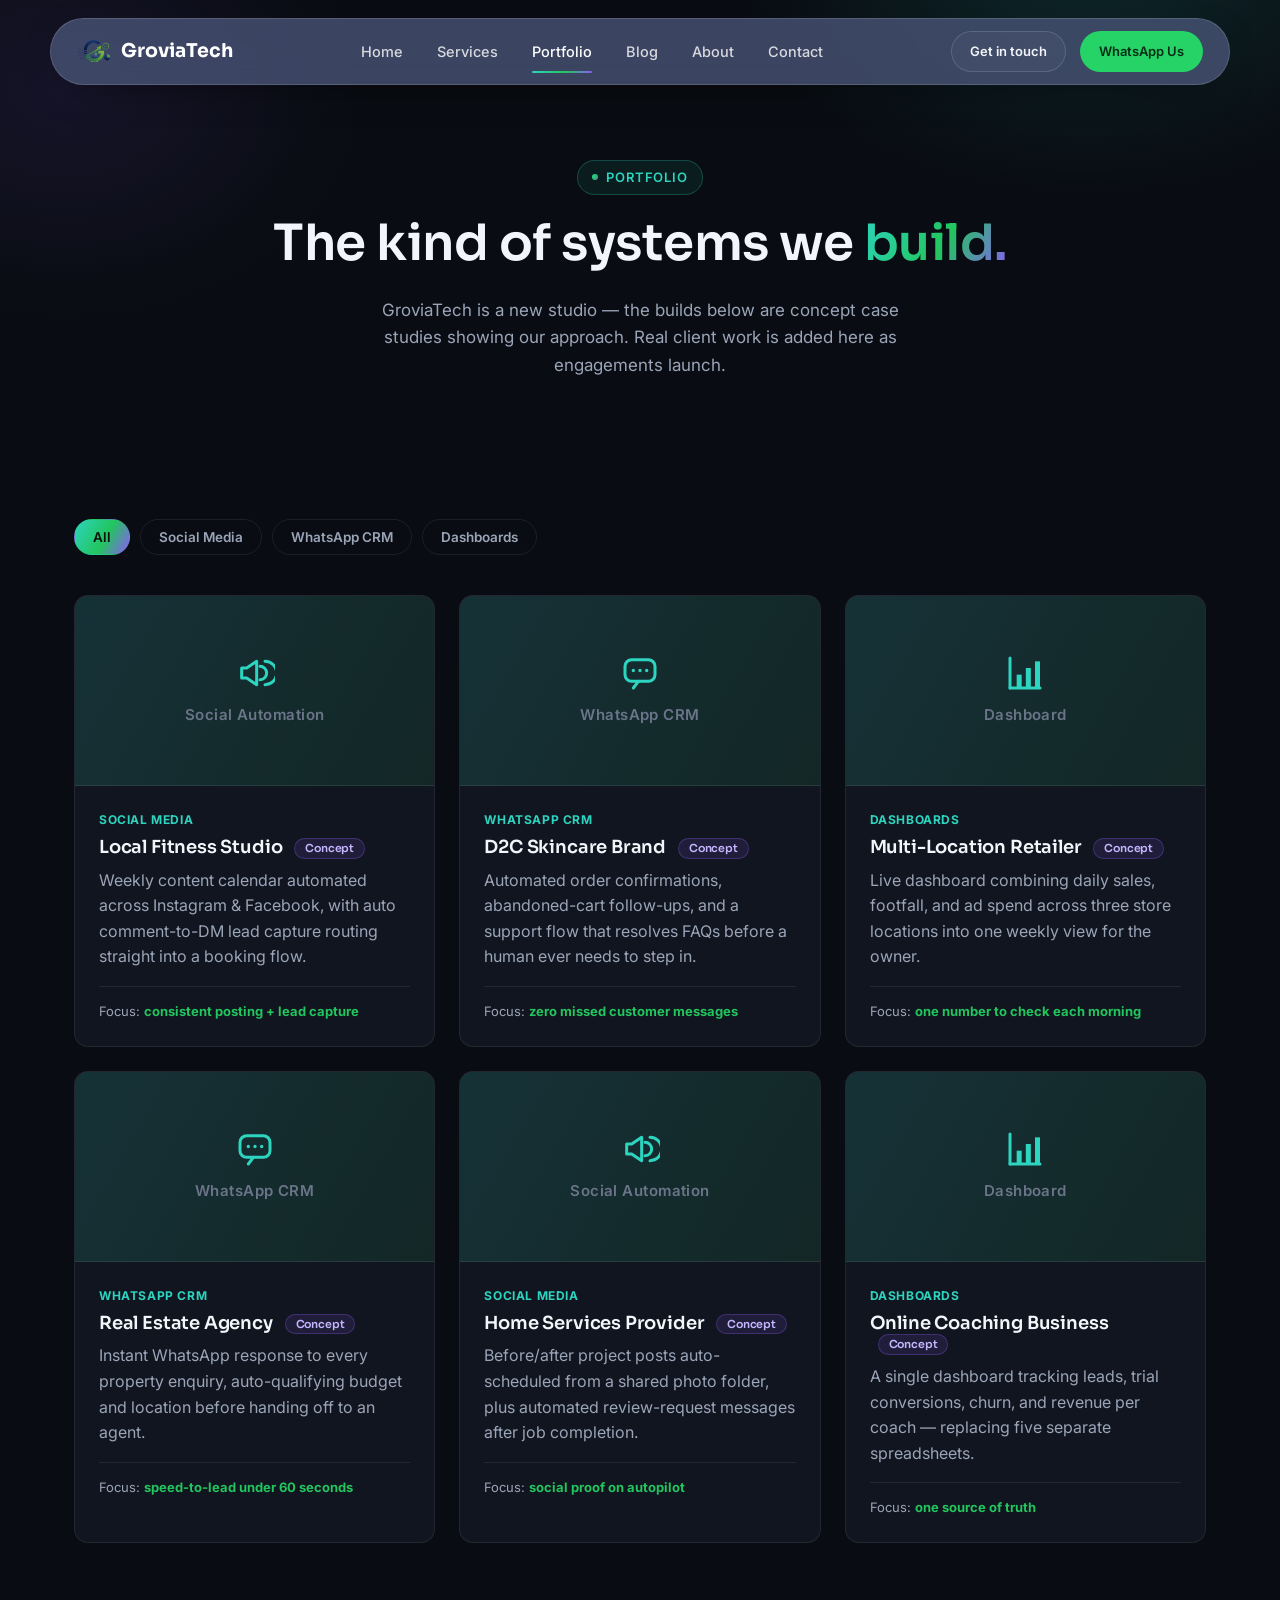
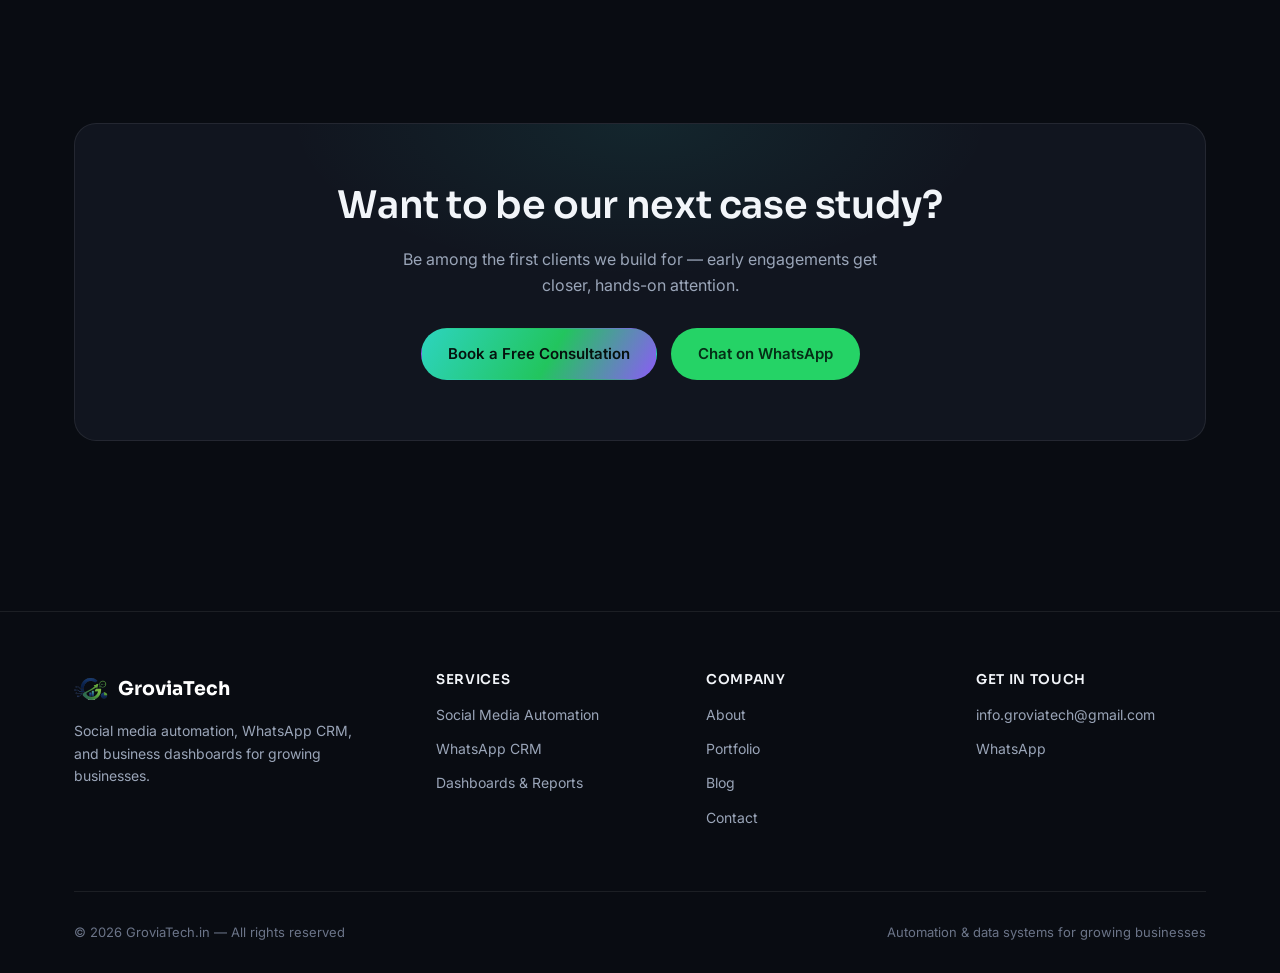
<file: portfolio.html>
<!DOCTYPE html>
<html lang="en">
<head>
<meta charset="UTF-8">
<meta name="viewport" content="width=device-width, initial-scale=1.0">
<title>WhatsApp & Social Media Automation Examples | GroviaTech Portfolio</title>
<meta name="description" content="See the kind of WhatsApp automation, social media automation, and business dashboard systems GroviaTech builds for small businesses.">
<link rel="canonical" href="https://groviatech.in/portfolio.html">
<link rel="icon" href="favicon.ico" sizes="any">
<link rel="icon" href="favicon-32.png" type="image/png" sizes="32x32">
<link rel="icon" href="favicon-192.png" type="image/png" sizes="192x192">
<link rel="apple-touch-icon" href="favicon-180.png">
<meta name="theme-color" content="#090c12">
<meta property="og:type" content="website">
<meta property="og:site_name" content="GroviaTech">
<meta property="og:title" content="WhatsApp & Social Media Automation Examples | GroviaTech Portfolio">
<meta property="og:description" content="See the kind of WhatsApp automation, social media automation, and business dashboard systems GroviaTech builds for small businesses.">
<meta property="og:url" content="https://groviatech.in/portfolio.html">
<meta name="twitter:card" content="summary">
<meta name="twitter:title" content="WhatsApp & Social Media Automation Examples | GroviaTech Portfolio">
<meta name="twitter:description" content="See the kind of WhatsApp automation, social media automation, and business dashboard systems GroviaTech builds for small businesses.">
<link rel="preconnect" href="https://fonts.googleapis.com">
<link href="https://fonts.googleapis.com/css2?family=Inter:wght@400;500;600;700&family=Sora:wght@600;700;800&display=swap" rel="stylesheet">
<link rel="stylesheet" href="css/style.css?v=20260715c">
</head>
<body>

<nav class="nav">
  <div class="nav-inner container">
    <a href="index.html" class="logo"><img src="logo-icon.png" alt="GroviaTech logo" class="logo-mark-img">GroviaTech</a>
    <div class="nav-links">
      <a href="index.html">Home</a>
      <a href="services.html">Services</a>
      <a href="portfolio.html">Portfolio</a>
      <a href="blog.html">Blog</a>
      <a href="about.html">About</a>
      <a href="contact.html">Contact</a>
    </div>
    <div class="nav-cta">
      <a href="contact.html" class="btn btn-ghost btn-sm">Get in touch</a>
      <a href="#" target="_blank" class="btn btn-whatsapp btn-sm" data-config="whatsapp-href">WhatsApp Us</a>
    </div>
    <button class="nav-toggle" aria-label="Open menu"><span></span><span></span><span></span></button>
  </div>
  <div class="mobile-panel">
    <a href="index.html">Home</a>
    <a href="services.html">Services</a>
    <a href="portfolio.html">Portfolio</a>
    <a href="blog.html">Blog</a>
    <a href="about.html">About</a>
    <a href="contact.html">Contact</a>
    <a href="contact.html" class="btn btn-primary btn-block">Get in touch</a>
  </div>
</nav>

<header class="page-header">
  <div class="container">
    <div class="eyebrow" style="margin-left:auto;margin-right:auto;">Portfolio</div>
    <h1>The kind of systems we <span class="text-gradient">build.</span></h1>
    <p>GroviaTech is a new studio — the builds below are concept case studies showing our approach. Real client work is added here as engagements launch.</p>
  </div>
</header>

<section class="section-tight">
  <div class="container">
    <div class="filter-row">
      <button class="filter-btn active" data-filter="all">All</button>
      <button class="filter-btn" data-filter="social">Social Media</button>
      <button class="filter-btn" data-filter="whatsapp">WhatsApp CRM</button>
      <button class="filter-btn" data-filter="dashboard">Dashboards</button>
    </div>

    <div class="grid grid-3">
      <div class="portfolio-card reveal" data-category="social">
        <div class="portfolio-thumb"><svg viewBox="0 0 24 24" fill="none" stroke="currentColor" stroke-width="1.8" stroke-linecap="round" stroke-linejoin="round" style="width:40px;height:40px;flex-shrink:0;"><path d="M4 9v6h3l6 4V5L7 9H4z"/><path d="M15 8a4 4 0 010 8"/><path d="M18 5a7 7 0 010 14"/></svg><span>Social Automation</span></div>
        <div class="portfolio-body">
          <div class="portfolio-cat">Social Media</div>
          <h3>Local Fitness Studio <span class="sample-badge">Concept</span></h3>
          <p>Weekly content calendar automated across Instagram &amp; Facebook, with auto comment-to-DM lead capture routing straight into a booking flow.</p>
          <div class="portfolio-result">Focus: <b>consistent posting + lead capture</b></div>
        </div>
      </div>

      <div class="portfolio-card reveal reveal-delay-1" data-category="whatsapp">
        <div class="portfolio-thumb"><svg viewBox="0 0 24 24" fill="none" stroke="currentColor" stroke-width="1.8" stroke-linecap="round" stroke-linejoin="round" style="width:40px;height:40px;flex-shrink:0;"><rect x="3" y="4" width="18" height="13" rx="4"/><path d="M8 21l3-4"/><circle cx="8" cy="10.5" r="1" fill="currentColor" stroke="none"/><circle cx="12" cy="10.5" r="1" fill="currentColor" stroke="none"/><circle cx="16" cy="10.5" r="1" fill="currentColor" stroke="none"/></svg><span>WhatsApp CRM</span></div>
        <div class="portfolio-body">
          <div class="portfolio-cat">WhatsApp CRM</div>
          <h3>D2C Skincare Brand <span class="sample-badge">Concept</span></h3>
          <p>Automated order confirmations, abandoned-cart follow-ups, and a support flow that resolves FAQs before a human ever needs to step in.</p>
          <div class="portfolio-result">Focus: <b>zero missed customer messages</b></div>
        </div>
      </div>

      <div class="portfolio-card reveal reveal-delay-2" data-category="dashboard">
        <div class="portfolio-thumb"><svg viewBox="0 0 24 24" fill="none" stroke="currentColor" stroke-width="1.8" stroke-linecap="round" stroke-linejoin="round" style="width:40px;height:40px;flex-shrink:0;"><path d="M3 21V3"/><path d="M3 21h18"/><rect x="7" y="13" width="3" height="8" fill="currentColor" stroke="none"/><rect x="12.5" y="9" width="3" height="12" fill="currentColor" stroke="none"/><rect x="18" y="5" width="3" height="16" fill="currentColor" stroke="none"/></svg><span>Dashboard</span></div>
        <div class="portfolio-body">
          <div class="portfolio-cat">Dashboards</div>
          <h3>Multi-Location Retailer <span class="sample-badge">Concept</span></h3>
          <p>Live dashboard combining daily sales, footfall, and ad spend across three store locations into one weekly view for the owner.</p>
          <div class="portfolio-result">Focus: <b>one number to check each morning</b></div>
        </div>
      </div>

      <div class="portfolio-card reveal" data-category="whatsapp">
        <div class="portfolio-thumb"><svg viewBox="0 0 24 24" fill="none" stroke="currentColor" stroke-width="1.8" stroke-linecap="round" stroke-linejoin="round" style="width:40px;height:40px;flex-shrink:0;"><rect x="3" y="4" width="18" height="13" rx="4"/><path d="M8 21l3-4"/><circle cx="8" cy="10.5" r="1" fill="currentColor" stroke="none"/><circle cx="12" cy="10.5" r="1" fill="currentColor" stroke="none"/><circle cx="16" cy="10.5" r="1" fill="currentColor" stroke="none"/></svg><span>WhatsApp CRM</span></div>
        <div class="portfolio-body">
          <div class="portfolio-cat">WhatsApp CRM</div>
          <h3>Real Estate Agency <span class="sample-badge">Concept</span></h3>
          <p>Instant WhatsApp response to every property enquiry, auto-qualifying budget and location before handing off to an agent.</p>
          <div class="portfolio-result">Focus: <b>speed-to-lead under 60 seconds</b></div>
        </div>
      </div>

      <div class="portfolio-card reveal reveal-delay-1" data-category="social">
        <div class="portfolio-thumb"><svg viewBox="0 0 24 24" fill="none" stroke="currentColor" stroke-width="1.8" stroke-linecap="round" stroke-linejoin="round" style="width:40px;height:40px;flex-shrink:0;"><path d="M4 9v6h3l6 4V5L7 9H4z"/><path d="M15 8a4 4 0 010 8"/><path d="M18 5a7 7 0 010 14"/></svg><span>Social Automation</span></div>
        <div class="portfolio-body">
          <div class="portfolio-cat">Social Media</div>
          <h3>Home Services Provider <span class="sample-badge">Concept</span></h3>
          <p>Before/after project posts auto-scheduled from a shared photo folder, plus automated review-request messages after job completion.</p>
          <div class="portfolio-result">Focus: <b>social proof on autopilot</b></div>
        </div>
      </div>

      <div class="portfolio-card reveal reveal-delay-2" data-category="dashboard">
        <div class="portfolio-thumb"><svg viewBox="0 0 24 24" fill="none" stroke="currentColor" stroke-width="1.8" stroke-linecap="round" stroke-linejoin="round" style="width:40px;height:40px;flex-shrink:0;"><path d="M3 21V3"/><path d="M3 21h18"/><rect x="7" y="13" width="3" height="8" fill="currentColor" stroke="none"/><rect x="12.5" y="9" width="3" height="12" fill="currentColor" stroke="none"/><rect x="18" y="5" width="3" height="16" fill="currentColor" stroke="none"/></svg><span>Dashboard</span></div>
        <div class="portfolio-body">
          <div class="portfolio-cat">Dashboards</div>
          <h3>Online Coaching Business <span class="sample-badge">Concept</span></h3>
          <p>A single dashboard tracking leads, trial conversions, churn, and revenue per coach — replacing five separate spreadsheets.</p>
          <div class="portfolio-result">Focus: <b>one source of truth</b></div>
        </div>
      </div>
    </div>
  </div>
</section>

<section class="section">
  <div class="container">
    <div class="cta-band reveal">
      <h2>Want to be our next case study?</h2>
      <p>Be among the first clients we build for — early engagements get closer, hands-on attention.</p>
      <div class="cta-actions">
        <a href="contact.html" class="btn btn-primary">Book a Free Consultation</a>
        <a href="#" target="_blank" class="btn btn-whatsapp" data-config="whatsapp-href">Chat on WhatsApp</a>
      </div>
    </div>
  </div>
</section>

<footer class="footer">
  <div class="container">
    <div class="footer-grid">
      <div class="footer-brand">
        <a href="index.html" class="logo"><img src="logo-icon.png" alt="GroviaTech logo" class="logo-mark-img">GroviaTech</a>
        <p>Social media automation, WhatsApp CRM, and business dashboards for growing businesses.</p>
        <div class="footer-social">
          <a href="#" aria-label="Instagram" data-config="social-instagram">Ig</a>
          <a href="#" aria-label="LinkedIn" data-config="social-linkedin">In</a>
          <a href="#" aria-label="X / Twitter" data-config="social-twitter">X</a>
        </div>
      </div>
      <div class="footer-col">
        <h4>Services</h4>
        <a href="services.html#social">Social Media Automation</a>
        <a href="services.html#whatsapp">WhatsApp CRM</a>
        <a href="services.html#dashboards">Dashboards &amp; Reports</a>
      </div>
      <div class="footer-col">
        <h4>Company</h4>
        <a href="about.html">About</a>
        <a href="portfolio.html">Portfolio</a>
        <a href="blog.html">Blog</a>
        <a href="contact.html">Contact</a>
      </div>
      <div class="footer-col">
        <h4>Get in touch</h4>
        <a href="mailto:info.groviatech@gmail.com" data-config="email-href">info.groviatech@gmail.com</a>
        <a href="#" target="_blank" data-config="whatsapp-href">WhatsApp</a>
      </div>
    </div>
    <div class="footer-bottom">
      <span>© <span class="year"></span> GroviaTech.in — All rights reserved</span>
      <span>Automation &amp; data systems for growing businesses</span>
    </div>
  </div>
</footer>

<script src="js/config.js?v=20260715e"></script>
<script src="js/main.js?v=20260715d"></script>
</body>
</html>
</file>
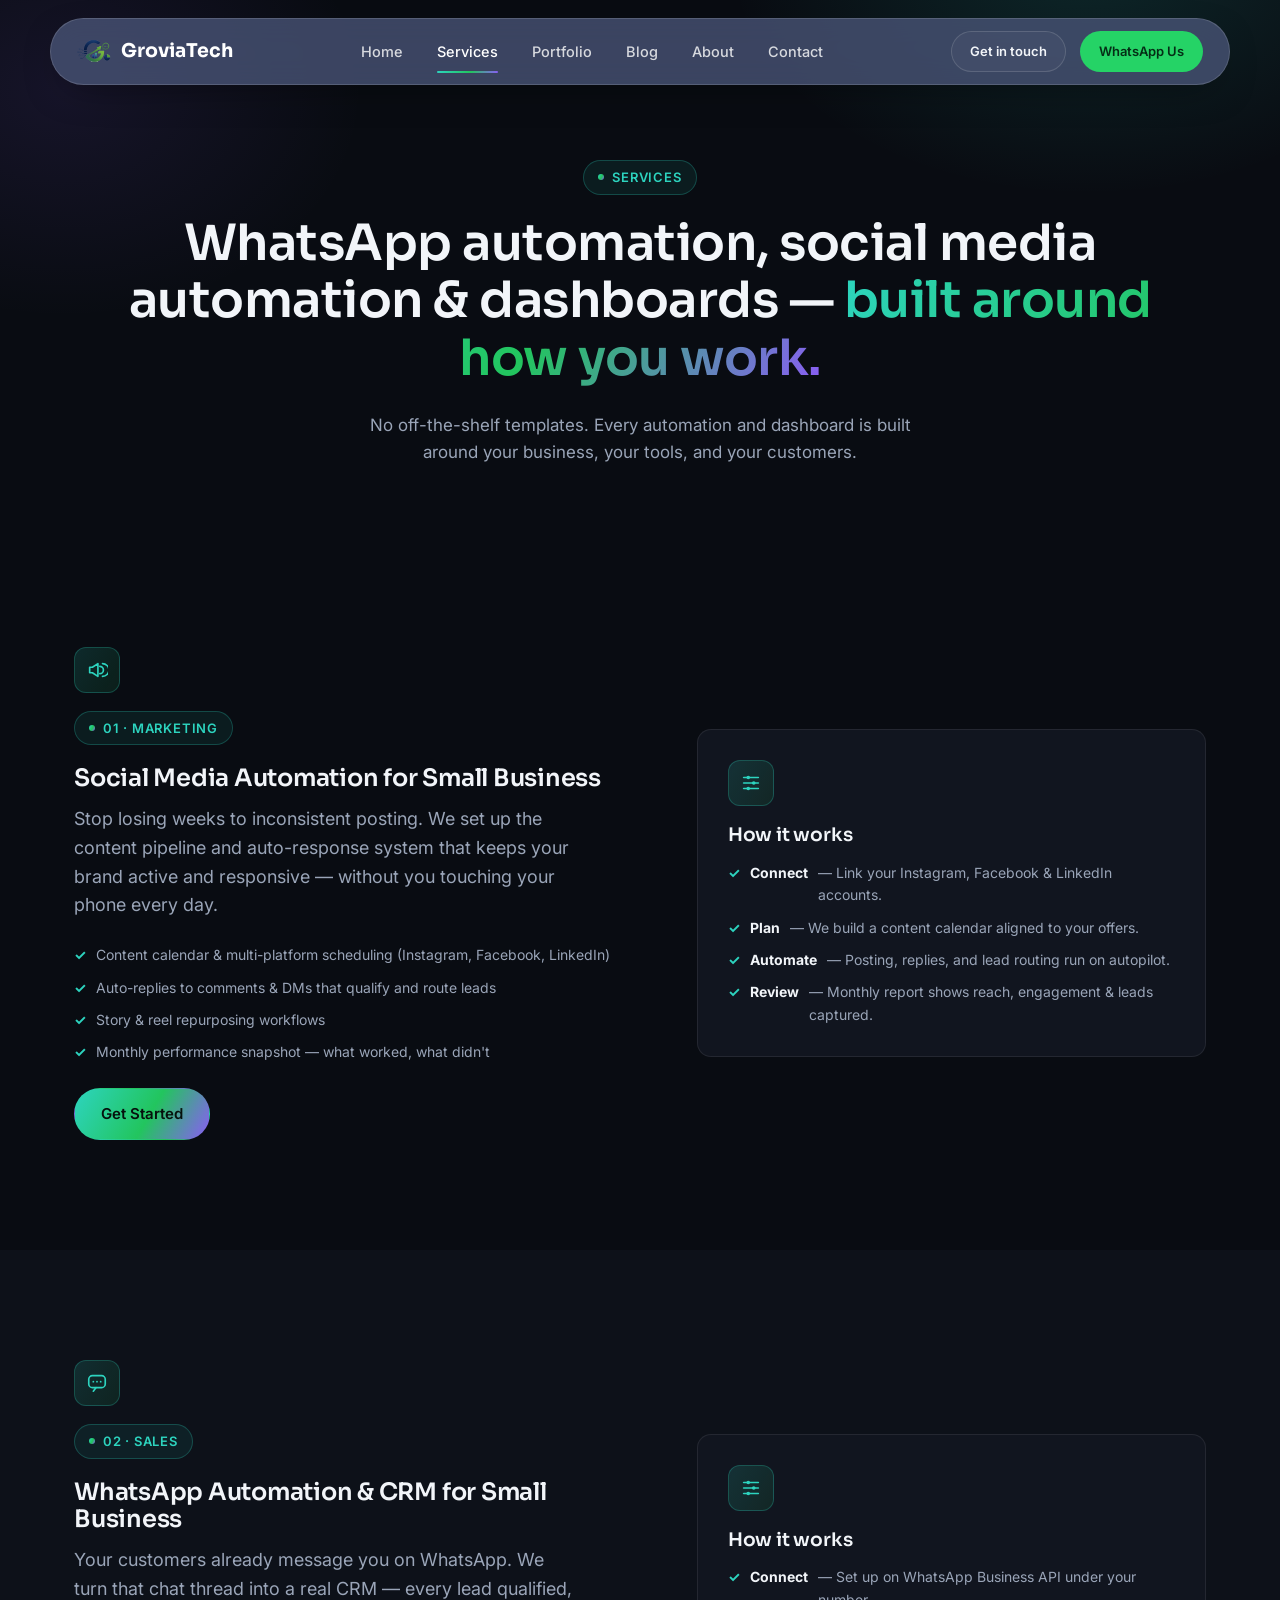
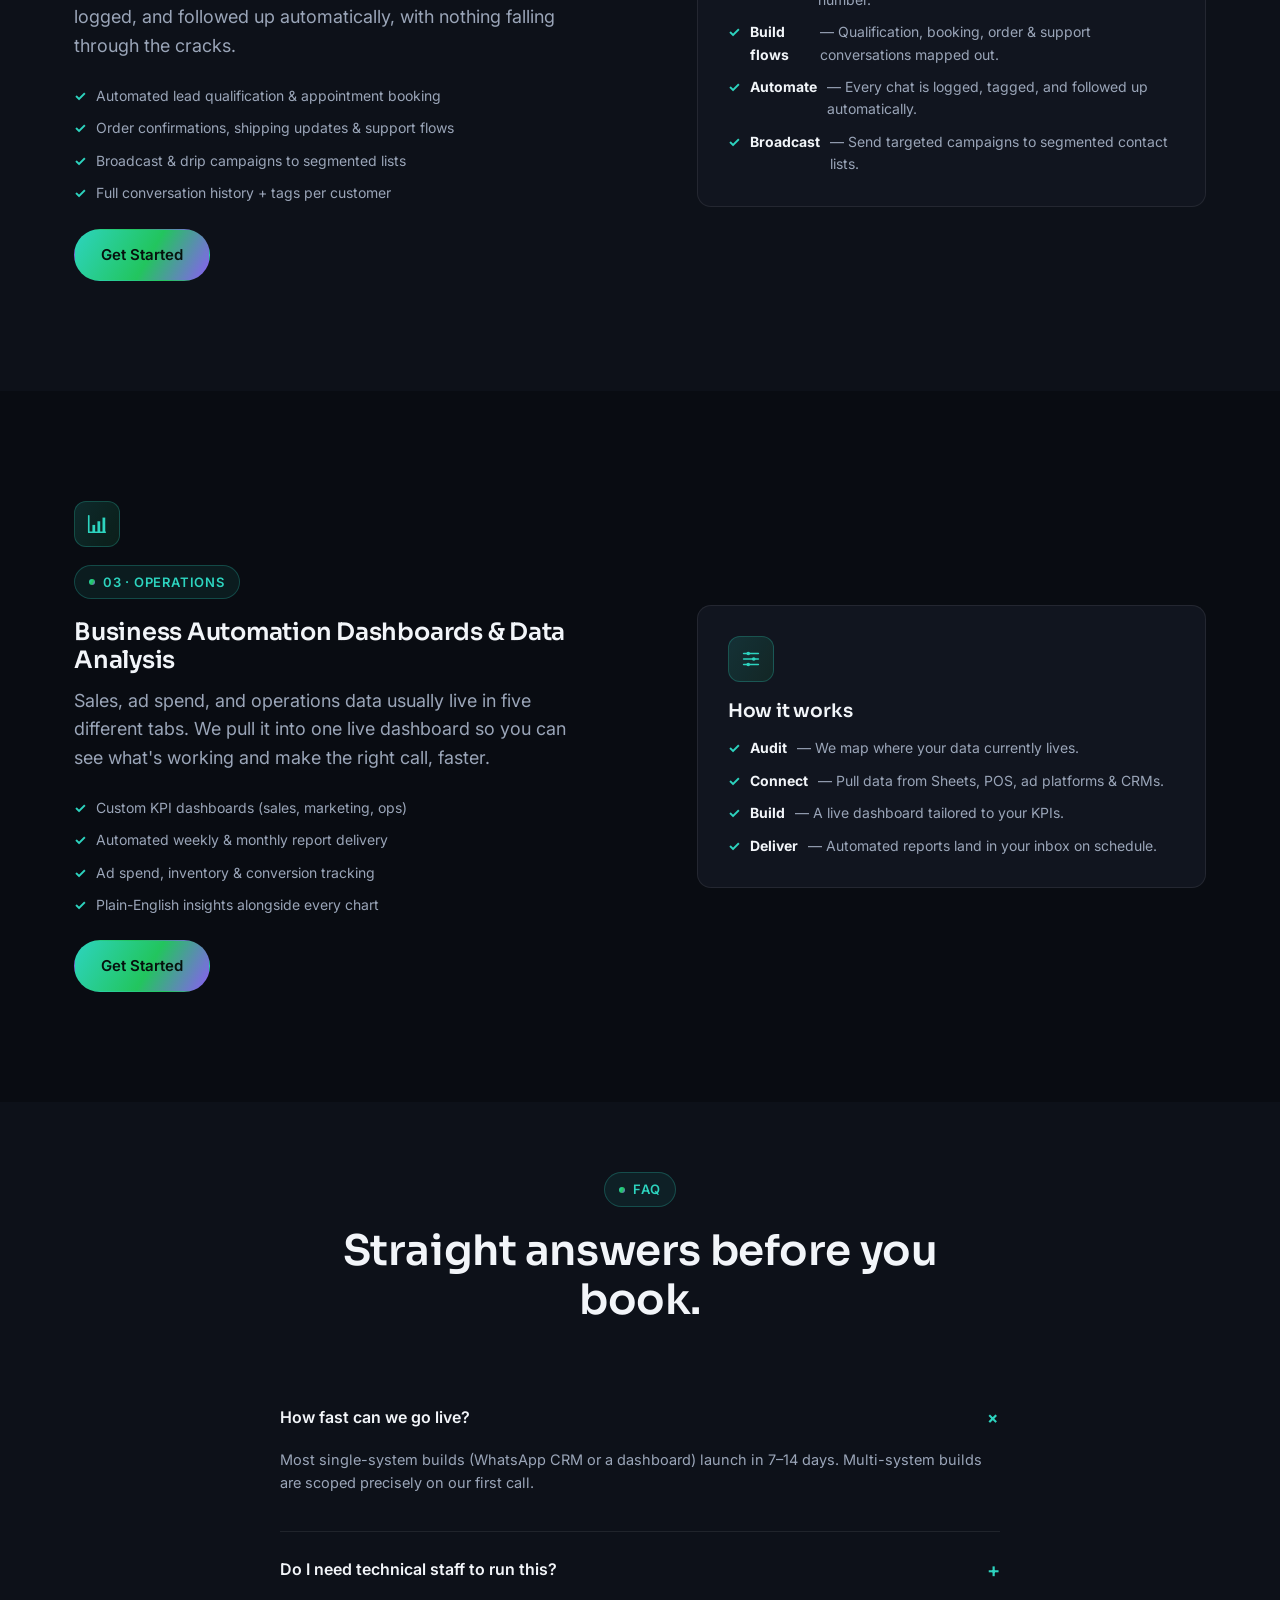
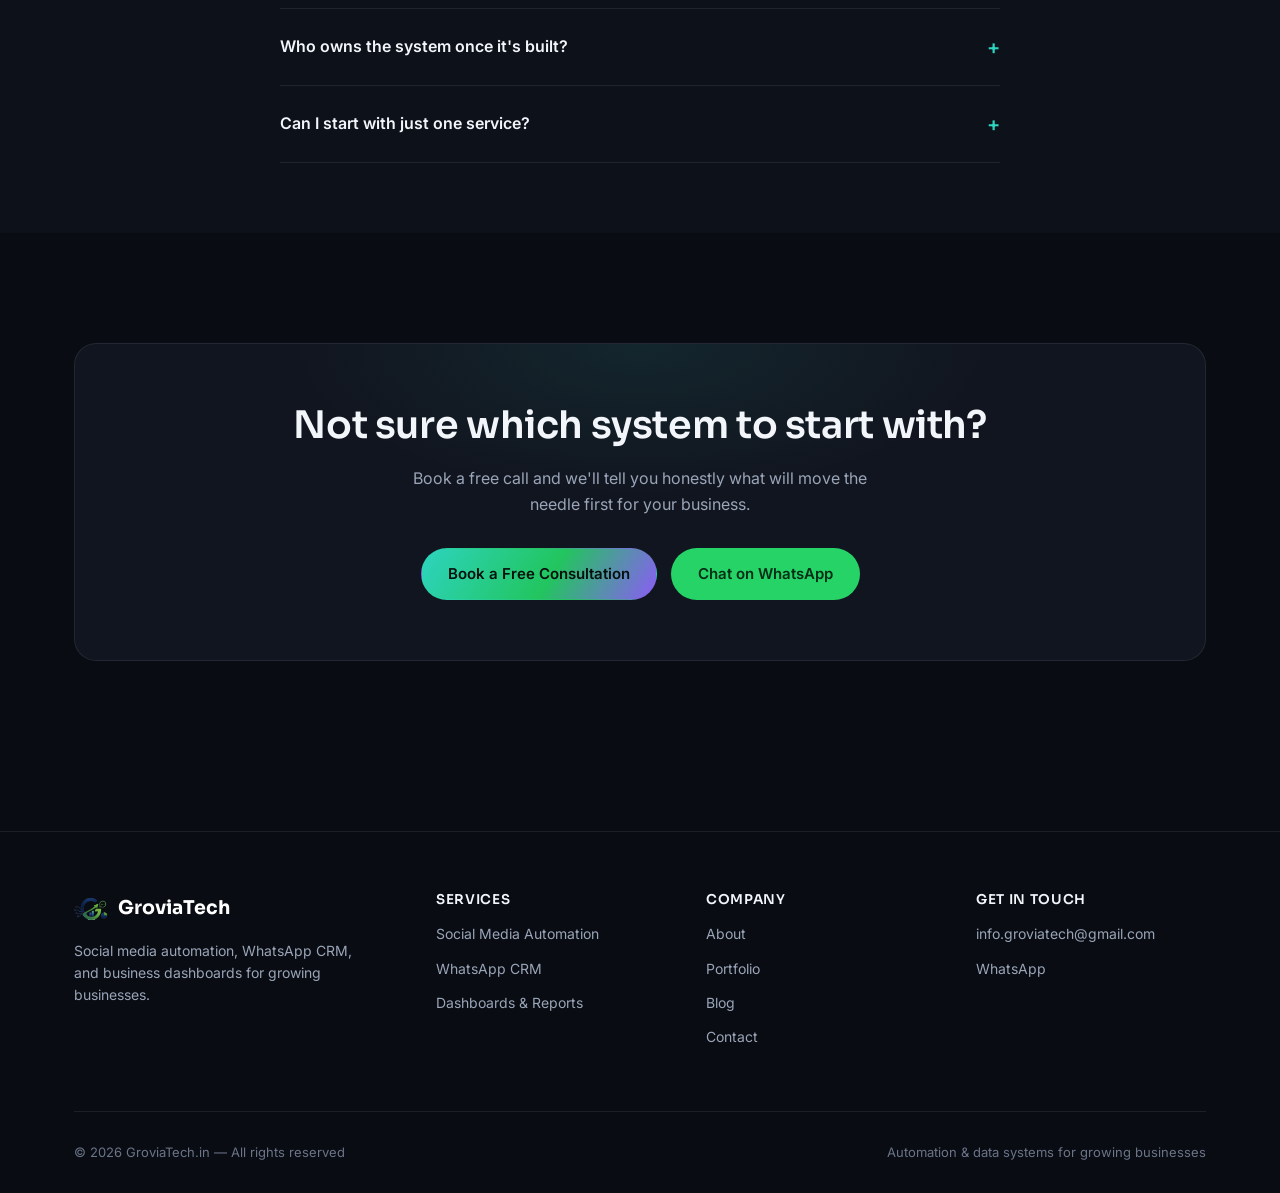
<file: services.html>
<!DOCTYPE html>
<html lang="en">
<head>
<meta charset="UTF-8">
<meta name="viewport" content="width=device-width, initial-scale=1.0">
<title>WhatsApp Automation & Social Media Automation Services | GroviaTech</title>
<meta name="description" content="Done-for-you WhatsApp automation, social media automation, and business dashboard services for small businesses that want to grow without hiring an in-house team.">
<link rel="canonical" href="https://groviatech.in/services.html">
<link rel="icon" href="favicon.ico" sizes="any">
<link rel="icon" href="favicon-32.png" type="image/png" sizes="32x32">
<link rel="icon" href="favicon-192.png" type="image/png" sizes="192x192">
<link rel="apple-touch-icon" href="favicon-180.png">
<meta name="theme-color" content="#090c12">
<meta property="og:type" content="website">
<meta property="og:site_name" content="GroviaTech">
<meta property="og:title" content="WhatsApp Automation & Social Media Automation Services | GroviaTech">
<meta property="og:description" content="Done-for-you WhatsApp automation, social media automation, and business dashboard services for small businesses that want to grow without hiring an in-house team.">
<meta property="og:url" content="https://groviatech.in/services.html">
<meta name="twitter:card" content="summary">
<meta name="twitter:title" content="WhatsApp Automation & Social Media Automation Services | GroviaTech">
<meta name="twitter:description" content="Done-for-you WhatsApp automation, social media automation, and business dashboard services for small businesses that want to grow without hiring an in-house team.">
<link rel="preconnect" href="https://fonts.googleapis.com">
<link href="https://fonts.googleapis.com/css2?family=Inter:wght@400;500;600;700&family=Sora:wght@600;700;800&display=swap" rel="stylesheet">
<link rel="stylesheet" href="css/style.css?v=20260715c">
<script type="application/ld+json">
{
  "@context": "https://schema.org",
  "@type": "FAQPage",
  "mainEntity": [
    {
      "@type": "Question",
      "name": "How fast can we go live?",
      "acceptedAnswer": {
        "@type": "Answer",
        "text": "Most single-system builds (WhatsApp CRM or a dashboard) launch in 7–14 days. Multi-system builds are scoped precisely on our first call."
      }
    },
    {
      "@type": "Question",
      "name": "Do I need technical staff to run this?",
      "acceptedAnswer": {
        "@type": "Answer",
        "text": "No. We design, build, and hand over a system you can run yourself — with clear documentation and support after launch."
      }
    },
    {
      "@type": "Question",
      "name": "Who owns the system once it's built?",
      "acceptedAnswer": {
        "@type": "Answer",
        "text": "You do. Everything runs on your own accounts and tools — it's not a subscription you lose access to if we part ways."
      }
    },
    {
      "@type": "Question",
      "name": "Can I start with just one service?",
      "acceptedAnswer": {
        "@type": "Answer",
        "text": "Yes — most clients start with one system (usually WhatsApp CRM or a dashboard) and add the others once they see the impact."
      }
    }
  ]
}
</script>
</head>
<body>

<nav class="nav">
  <div class="nav-inner container">
    <a href="index.html" class="logo"><img src="logo-icon.png" alt="GroviaTech logo" class="logo-mark-img">GroviaTech</a>
    <div class="nav-links">
      <a href="index.html">Home</a>
      <a href="services.html">Services</a>
      <a href="portfolio.html">Portfolio</a>
      <a href="blog.html">Blog</a>
      <a href="about.html">About</a>
      <a href="contact.html">Contact</a>
    </div>
    <div class="nav-cta">
      <a href="contact.html" class="btn btn-ghost btn-sm">Get in touch</a>
      <a href="#" target="_blank" class="btn btn-whatsapp btn-sm" data-config="whatsapp-href">WhatsApp Us</a>
    </div>
    <button class="nav-toggle" aria-label="Open menu"><span></span><span></span><span></span></button>
  </div>
  <div class="mobile-panel">
    <a href="index.html">Home</a>
    <a href="services.html">Services</a>
    <a href="portfolio.html">Portfolio</a>
    <a href="blog.html">Blog</a>
    <a href="about.html">About</a>
    <a href="contact.html">Contact</a>
    <a href="contact.html" class="btn btn-primary btn-block">Get in touch</a>
  </div>
</nav>

<header class="page-header">
  <div class="container">
    <div class="eyebrow" style="margin-left:auto;margin-right:auto;">Services</div>
    <h1>WhatsApp automation, social media automation & dashboards — <span class="text-gradient">built around how you work.</span></h1>
    <p>No off-the-shelf templates. Every automation and dashboard is built around your business, your tools, and your customers.</p>
  </div>
</header>

<!-- SOCIAL MEDIA AUTOMATION -->
<section class="section" id="social">
  <div class="container hero-grid">
    <div class="reveal">
      <div class="icon-box"><svg viewBox="0 0 24 24" fill="none" stroke="currentColor" stroke-width="1.8" stroke-linecap="round" stroke-linejoin="round" style="width:22px;height:22px;flex-shrink:0;"><path d="M4 9v6h3l6 4V5L7 9H4z"/><path d="M15 8a4 4 0 010 8"/><path d="M18 5a7 7 0 010 14"/></svg></div>
      <div class="eyebrow">01 · Marketing</div>
      <h2>Social Media Automation for Small Business</h2>
      <p class="hero-sub" style="margin-bottom:24px;">Stop losing weeks to inconsistent posting. We set up the content pipeline and auto-response system that keeps your brand active and responsive — without you touching your phone every day.</p>
      <ul class="pill-list">
        <li>Content calendar &amp; multi-platform scheduling (Instagram, Facebook, LinkedIn)</li>
        <li>Auto-replies to comments &amp; DMs that qualify and route leads</li>
        <li>Story &amp; reel repurposing workflows</li>
        <li>Monthly performance snapshot — what worked, what didn't</li>
      </ul>
      <a href="contact.html" class="btn btn-primary" style="margin-top:24px;">Get Started</a>
    </div>
    <div class="card reveal reveal-delay-1">
      <div class="icon-box"><svg viewBox="0 0 24 24" fill="none" stroke="currentColor" stroke-width="1.8" stroke-linecap="round" stroke-linejoin="round" style="width:22px;height:22px;flex-shrink:0;"><line x1="4" y1="6" x2="20" y2="6"/><circle cx="9" cy="6" r="2" fill="currentColor" stroke="none"/><line x1="4" y1="12" x2="20" y2="12"/><circle cx="15" cy="12" r="2" fill="currentColor" stroke="none"/><line x1="4" y1="18" x2="20" y2="18"/><circle cx="9" cy="18" r="2" fill="currentColor" stroke="none"/></svg></div>
      <h3>How it works</h3>
      <ul class="pill-list">
        <li><b style="color:var(--text)">Connect</b> — Link your Instagram, Facebook &amp; LinkedIn accounts.</li>
        <li><b style="color:var(--text)">Plan</b> — We build a content calendar aligned to your offers.</li>
        <li><b style="color:var(--text)">Automate</b> — Posting, replies, and lead routing run on autopilot.</li>
        <li><b style="color:var(--text)">Review</b> — Monthly report shows reach, engagement &amp; leads captured.</li>
      </ul>
    </div>
  </div>
</section>

<!-- WHATSAPP CRM -->
<section class="section" id="whatsapp" style="background:var(--bg-soft);">
  <div class="container hero-grid">
    <div class="card reveal" style="order:2;">
      <div class="icon-box"><svg viewBox="0 0 24 24" fill="none" stroke="currentColor" stroke-width="1.8" stroke-linecap="round" stroke-linejoin="round" style="width:22px;height:22px;flex-shrink:0;"><line x1="4" y1="6" x2="20" y2="6"/><circle cx="9" cy="6" r="2" fill="currentColor" stroke="none"/><line x1="4" y1="12" x2="20" y2="12"/><circle cx="15" cy="12" r="2" fill="currentColor" stroke="none"/><line x1="4" y1="18" x2="20" y2="18"/><circle cx="9" cy="18" r="2" fill="currentColor" stroke="none"/></svg></div>
      <h3>How it works</h3>
      <ul class="pill-list">
        <li><b style="color:var(--text)">Connect</b> — Set up on WhatsApp Business API under your number.</li>
        <li><b style="color:var(--text)">Build flows</b> — Qualification, booking, order &amp; support conversations mapped out.</li>
        <li><b style="color:var(--text)">Automate</b> — Every chat is logged, tagged, and followed up automatically.</li>
        <li><b style="color:var(--text)">Broadcast</b> — Send targeted campaigns to segmented contact lists.</li>
      </ul>
    </div>
    <div class="reveal reveal-delay-1" style="order:1;">
      <div class="icon-box"><svg viewBox="0 0 24 24" fill="none" stroke="currentColor" stroke-width="1.8" stroke-linecap="round" stroke-linejoin="round" style="width:22px;height:22px;flex-shrink:0;"><rect x="3" y="4" width="18" height="13" rx="4"/><path d="M8 21l3-4"/><circle cx="8" cy="10.5" r="1" fill="currentColor" stroke="none"/><circle cx="12" cy="10.5" r="1" fill="currentColor" stroke="none"/><circle cx="16" cy="10.5" r="1" fill="currentColor" stroke="none"/></svg></div>
      <div class="eyebrow">02 · Sales</div>
      <h2>WhatsApp Automation & CRM for Small Business</h2>
      <p class="hero-sub" style="margin-bottom:24px;">Your customers already message you on WhatsApp. We turn that chat thread into a real CRM — every lead qualified, logged, and followed up automatically, with nothing falling through the cracks.</p>
      <ul class="pill-list">
        <li>Automated lead qualification &amp; appointment booking</li>
        <li>Order confirmations, shipping updates &amp; support flows</li>
        <li>Broadcast &amp; drip campaigns to segmented lists</li>
        <li>Full conversation history + tags per customer</li>
      </ul>
      <a href="contact.html" class="btn btn-primary" style="margin-top:24px;">Get Started</a>
    </div>
  </div>
</section>

<!-- DASHBOARDS -->
<section class="section" id="dashboards">
  <div class="container hero-grid">
    <div class="reveal">
      <div class="icon-box"><svg viewBox="0 0 24 24" fill="none" stroke="currentColor" stroke-width="1.8" stroke-linecap="round" stroke-linejoin="round" style="width:22px;height:22px;flex-shrink:0;"><path d="M3 21V3"/><path d="M3 21h18"/><rect x="7" y="13" width="3" height="8" fill="currentColor" stroke="none"/><rect x="12.5" y="9" width="3" height="12" fill="currentColor" stroke="none"/><rect x="18" y="5" width="3" height="16" fill="currentColor" stroke="none"/></svg></div>
      <div class="eyebrow">03 · Operations</div>
      <h2>Business Automation Dashboards &amp; Data Analysis</h2>
      <p class="hero-sub" style="margin-bottom:24px;">Sales, ad spend, and operations data usually live in five different tabs. We pull it into one live dashboard so you can see what's working and make the right call, faster.</p>
      <ul class="pill-list">
        <li>Custom KPI dashboards (sales, marketing, ops)</li>
        <li>Automated weekly &amp; monthly report delivery</li>
        <li>Ad spend, inventory &amp; conversion tracking</li>
        <li>Plain-English insights alongside every chart</li>
      </ul>
      <a href="contact.html" class="btn btn-primary" style="margin-top:24px;">Get Started</a>
    </div>
    <div class="card reveal reveal-delay-1">
      <div class="icon-box"><svg viewBox="0 0 24 24" fill="none" stroke="currentColor" stroke-width="1.8" stroke-linecap="round" stroke-linejoin="round" style="width:22px;height:22px;flex-shrink:0;"><line x1="4" y1="6" x2="20" y2="6"/><circle cx="9" cy="6" r="2" fill="currentColor" stroke="none"/><line x1="4" y1="12" x2="20" y2="12"/><circle cx="15" cy="12" r="2" fill="currentColor" stroke="none"/><line x1="4" y1="18" x2="20" y2="18"/><circle cx="9" cy="18" r="2" fill="currentColor" stroke="none"/></svg></div>
      <h3>How it works</h3>
      <ul class="pill-list">
        <li><b style="color:var(--text)">Audit</b> — We map where your data currently lives.</li>
        <li><b style="color:var(--text)">Connect</b> — Pull data from Sheets, POS, ad platforms &amp; CRMs.</li>
        <li><b style="color:var(--text)">Build</b> — A live dashboard tailored to your KPIs.</li>
        <li><b style="color:var(--text)">Deliver</b> — Automated reports land in your inbox on schedule.</li>
      </ul>
    </div>
  </div>
</section>

<!-- FAQ -->
<section class="section section-tight" style="background:var(--bg-soft);">
  <div class="container">
    <div class="section-head center">
      <div class="eyebrow" style="margin-left:auto;margin-right:auto;">FAQ</div>
      <h2>Straight answers before you book.</h2>
    </div>
    <div style="max-width:720px; margin:0 auto;">
      <div class="faq-item open">
        <div class="faq-q">How fast can we go live? <span class="plus">+</span></div>
        <div class="faq-a"><p>Most single-system builds (WhatsApp CRM or a dashboard) launch in 7–14 days. Multi-system builds are scoped precisely on our first call.</p></div>
      </div>
      <div class="faq-item">
        <div class="faq-q">Do I need technical staff to run this? <span class="plus">+</span></div>
        <div class="faq-a"><p>No. We design, build, and hand over a system you can run yourself — with clear documentation and support after launch.</p></div>
      </div>
      <div class="faq-item">
        <div class="faq-q">Who owns the system once it's built? <span class="plus">+</span></div>
        <div class="faq-a"><p>You do. Everything runs on your own accounts and tools — it's not a subscription you lose access to if we part ways.</p></div>
      </div>
      <div class="faq-item">
        <div class="faq-q">Can I start with just one service? <span class="plus">+</span></div>
        <div class="faq-a"><p>Yes — most clients start with one system (usually WhatsApp CRM or a dashboard) and add the others once they see the impact.</p></div>
      </div>
    </div>
  </div>
</section>

<section class="section">
  <div class="container">
    <div class="cta-band reveal">
      <h2>Not sure which system to start with?</h2>
      <p>Book a free call and we'll tell you honestly what will move the needle first for your business.</p>
      <div class="cta-actions">
        <a href="contact.html" class="btn btn-primary">Book a Free Consultation</a>
        <a href="#" target="_blank" class="btn btn-whatsapp" data-config="whatsapp-href">Chat on WhatsApp</a>
      </div>
    </div>
  </div>
</section>

<footer class="footer">
  <div class="container">
    <div class="footer-grid">
      <div class="footer-brand">
        <a href="index.html" class="logo"><img src="logo-icon.png" alt="GroviaTech logo" class="logo-mark-img">GroviaTech</a>
        <p>Social media automation, WhatsApp CRM, and business dashboards for growing businesses.</p>
        <div class="footer-social">
          <a href="#" aria-label="Instagram" data-config="social-instagram">Ig</a>
          <a href="#" aria-label="LinkedIn" data-config="social-linkedin">In</a>
          <a href="#" aria-label="X / Twitter" data-config="social-twitter">X</a>
        </div>
      </div>
      <div class="footer-col">
        <h4>Services</h4>
        <a href="services.html#social">Social Media Automation</a>
        <a href="services.html#whatsapp">WhatsApp CRM</a>
        <a href="services.html#dashboards">Dashboards &amp; Reports</a>
      </div>
      <div class="footer-col">
        <h4>Company</h4>
        <a href="about.html">About</a>
        <a href="portfolio.html">Portfolio</a>
        <a href="blog.html">Blog</a>
        <a href="contact.html">Contact</a>
      </div>
      <div class="footer-col">
        <h4>Get in touch</h4>
        <a href="mailto:info.groviatech@gmail.com" data-config="email-href">info.groviatech@gmail.com</a>
        <a href="#" target="_blank" data-config="whatsapp-href">WhatsApp</a>
      </div>
    </div>
    <div class="footer-bottom">
      <span>© <span class="year"></span> GroviaTech.in — All rights reserved</span>
      <span>Automation &amp; data systems for growing businesses</span>
    </div>
  </div>
</footer>

<script src="js/config.js?v=20260715e"></script>
<script src="js/main.js?v=20260715d"></script>
</body>
</html>
</file>
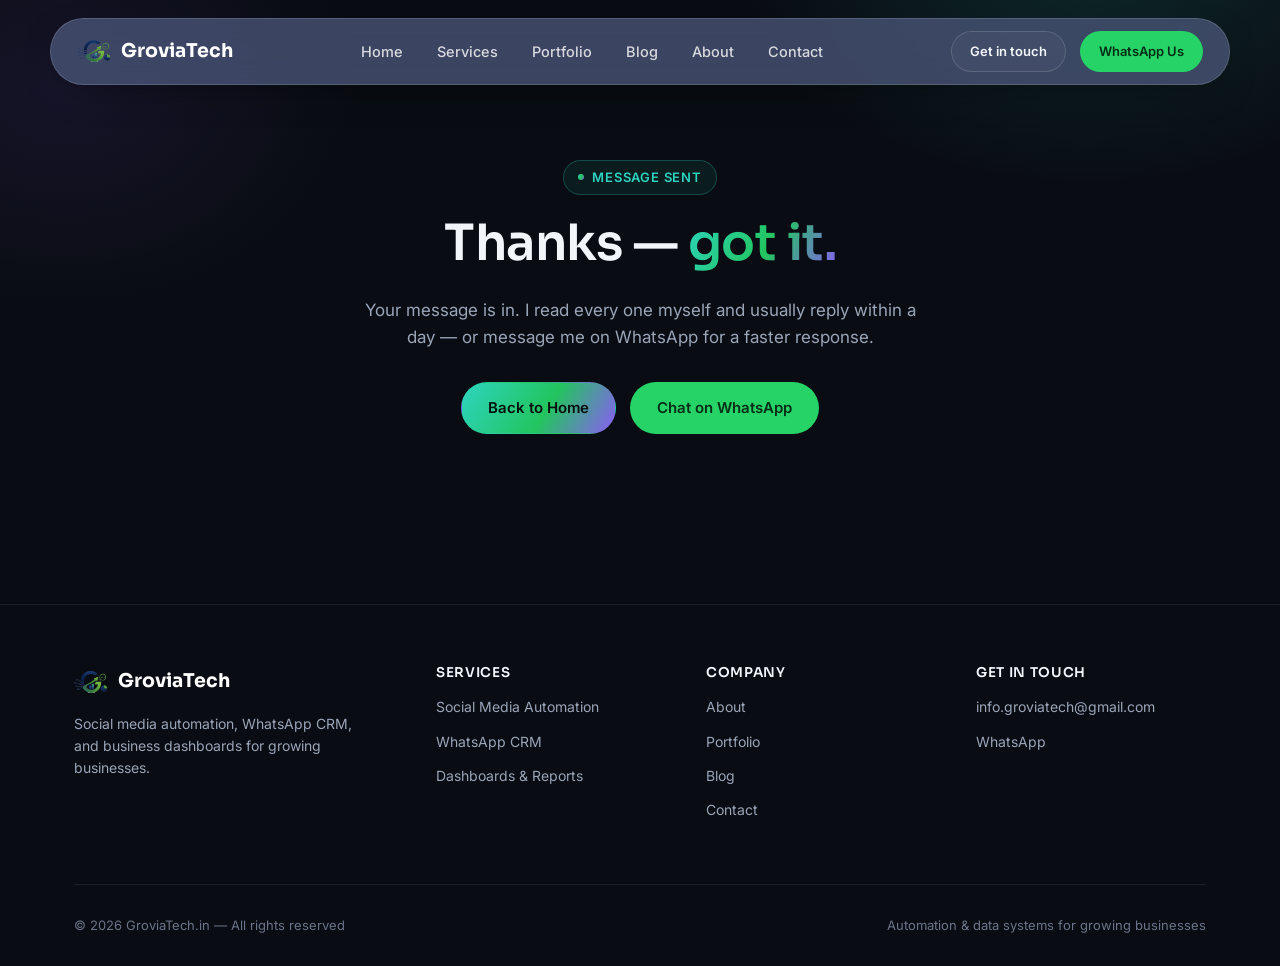
<file: thank-you.html>
<!DOCTYPE html>
<html lang="en">
<head>
<meta charset="UTF-8">
<meta name="viewport" content="width=device-width, initial-scale=1.0">
<title>Message Sent | GroviaTech</title>
<meta name="robots" content="noindex">
<link rel="canonical" href="https://groviatech.in/thank-you.html">
<link rel="icon" href="favicon.ico" sizes="any">
<link rel="icon" href="favicon-32.png" type="image/png" sizes="32x32">
<link rel="icon" href="favicon-192.png" type="image/png" sizes="192x192">
<link rel="apple-touch-icon" href="favicon-180.png">
<meta name="theme-color" content="#090c12">
<link rel="preconnect" href="https://fonts.googleapis.com">
<link href="https://fonts.googleapis.com/css2?family=Inter:wght@400;500;600;700&family=Sora:wght@600;700;800&display=swap" rel="stylesheet">
<link rel="stylesheet" href="css/style.css?v=20260715c">
</head>
<body>

<nav class="nav">
  <div class="nav-inner container">
    <a href="index.html" class="logo"><img src="logo-icon.png" alt="GroviaTech logo" class="logo-mark-img">GroviaTech</a>
    <div class="nav-links">
      <a href="index.html">Home</a>
      <a href="services.html">Services</a>
      <a href="portfolio.html">Portfolio</a>
      <a href="blog.html">Blog</a>
      <a href="about.html">About</a>
      <a href="contact.html">Contact</a>
    </div>
    <div class="nav-cta">
      <a href="contact.html" class="btn btn-ghost btn-sm">Get in touch</a>
      <a href="#" target="_blank" class="btn btn-whatsapp btn-sm" data-config="whatsapp-href">WhatsApp Us</a>
    </div>
    <button class="nav-toggle" aria-label="Open menu"><span></span><span></span><span></span></button>
  </div>
  <div class="mobile-panel">
    <a href="index.html">Home</a>
    <a href="services.html">Services</a>
    <a href="portfolio.html">Portfolio</a>
    <a href="blog.html">Blog</a>
    <a href="about.html">About</a>
    <a href="contact.html">Contact</a>
    <a href="contact.html" class="btn btn-primary btn-block">Get in touch</a>
  </div>
</nav>

<header class="page-header">
  <div class="container">
    <div class="eyebrow" style="margin-left:auto;margin-right:auto;">Message sent</div>
    <h1>Thanks — <span class="text-gradient">got it.</span></h1>
    <p>Your message is in. I read every one myself and usually reply within a day — or message me on WhatsApp for a faster response.</p>
    <div class="hero-actions" style="justify-content:center;margin-top:30px;">
      <a href="index.html" class="btn btn-primary">Back to Home</a>
      <a href="#" target="_blank" class="btn btn-whatsapp" data-config="whatsapp-href">Chat on WhatsApp</a>
    </div>
  </div>
</header>

<footer class="footer">
  <div class="container">
    <div class="footer-grid">
      <div class="footer-brand">
        <a href="index.html" class="logo"><img src="logo-icon.png" alt="GroviaTech logo" class="logo-mark-img">GroviaTech</a>
        <p>Social media automation, WhatsApp CRM, and business dashboards for growing businesses.</p>
        <div class="footer-social">
          <a href="#" aria-label="Instagram" data-config="social-instagram">Ig</a>
          <a href="#" aria-label="LinkedIn" data-config="social-linkedin">In</a>
          <a href="#" aria-label="X / Twitter" data-config="social-twitter">X</a>
        </div>
      </div>
      <div class="footer-col">
        <h4>Services</h4>
        <a href="services.html#social">Social Media Automation</a>
        <a href="services.html#whatsapp">WhatsApp CRM</a>
        <a href="services.html#dashboards">Dashboards &amp; Reports</a>
      </div>
      <div class="footer-col">
        <h4>Company</h4>
        <a href="about.html">About</a>
        <a href="portfolio.html">Portfolio</a>
        <a href="blog.html">Blog</a>
        <a href="contact.html">Contact</a>
      </div>
      <div class="footer-col">
        <h4>Get in touch</h4>
        <a href="mailto:info.groviatech@gmail.com" data-config="email-href">info.groviatech@gmail.com</a>
        <a href="#" target="_blank" data-config="whatsapp-href">WhatsApp</a>
      </div>
    </div>
    <div class="footer-bottom">
      <span>© <span class="year"></span> GroviaTech.in — All rights reserved</span>
      <span>Automation &amp; data systems for growing businesses</span>
    </div>
  </div>
</footer>

<script src="js/config.js?v=20260715e"></script>
<script src="js/main.js?v=20260715d"></script>
</body>
</html>
</file>
<file: css/style.css>
/* ============================================================
   GroviaTech.in — Design System
   ============================================================ */

:root{
  /* Core palette — deep charcoal/navy base, teal→emerald accent (growth + tech) */
  --bg: #090c12;
  --bg-soft: #0d1119;
  --surface: #11151f;
  --surface-2: #161b28;
  --border: rgba(255,255,255,0.08);
  --border-strong: rgba(255,255,255,0.14);

  --text: #f2f5f9;
  --text-muted: #9aa5b8;
  --text-dim: #6b7488;

  --accent: #2dd4bf;          /* teal */
  --accent-2: #22c55e;        /* emerald */
  --accent-violet: #8b5cf6;   /* secondary highlight */
  --accent-gradient: linear-gradient(120deg, #2dd4bf 0%, #22c55e 55%, #8b5cf6 100%);
  --accent-gradient-soft: linear-gradient(120deg, rgba(45,212,191,0.15), rgba(34,197,94,0.10));

  --whatsapp: #25D366;

  --radius-sm: 8px;
  --radius: 14px;
  --radius-lg: 22px;
  --shadow-glow: 0 0 0 1px rgba(45,212,191,0.15), 0 20px 60px -20px rgba(45,212,191,0.25);
  --shadow-card: 0 10px 40px -18px rgba(0,0,0,0.6);

  --container: 1180px;
  --font-body: "Inter", -apple-system, BlinkMacSystemFont, "Segoe UI", sans-serif;
  --font-head: "Sora", "Inter", -apple-system, sans-serif;
}

*, *::before, *::after{ box-sizing: border-box; }
html{ scroll-behavior: smooth; }
body{
  margin:0;
  background: var(--bg);
  color: var(--text);
  font-family: var(--font-body);
  line-height: 1.6;
  -webkit-font-smoothing: antialiased;
  overflow-x: hidden;
}
body::before{
  content:"";
  position: fixed;
  inset: 0;
  z-index: -2;
  background:
    radial-gradient(600px 400px at 85% -5%, rgba(45,212,191,0.14), transparent 60%),
    radial-gradient(500px 380px at 5% 10%, rgba(139,92,246,0.10), transparent 60%),
    var(--bg);
}
img{ max-width:100%; display:block; }
a{ color: inherit; text-decoration: none; }
ul{ list-style:none; margin:0; padding:0; }
h1,h2,h3,h4{ font-family: var(--font-head); font-weight: 600; line-height: 1.15; margin: 0 0 .5em; letter-spacing: -0.01em; }
p{ margin: 0 0 1em; color: var(--text-muted); }
button{ font-family: inherit; }

.container{ width: 100%; max-width: var(--container); margin: 0 auto; padding: 0 24px; }
.section{ padding: 110px 0; position: relative; }
.section-tight{ padding: 70px 0; }

.eyebrow{
  display:inline-flex; align-items:center; gap:8px;
  font-size: 13px; font-weight: 600; letter-spacing: 0.06em; text-transform: uppercase;
  color: var(--accent);
  background: rgba(45,212,191,0.08);
  border: 1px solid rgba(45,212,191,0.25);
  padding: 6px 14px;
  border-radius: 999px;
  margin-bottom: 20px;
}
.eyebrow::before{ content:""; width:6px; height:6px; border-radius:50%; background: var(--accent-gradient); }

.section-head{ max-width: 640px; margin-bottom: 56px; }
.section-head.center{ margin-left:auto; margin-right:auto; text-align:center; }
.section-head h2{ font-size: clamp(28px, 3.6vw, 42px); }
.section-head p{ font-size: 17px; }

.text-gradient{
  background: var(--accent-gradient);
  -webkit-background-clip: text;
  background-clip: text;
  color: transparent;
}

/* ---------- Buttons ---------- */
.btn{
  display:inline-flex; align-items:center; justify-content:center; gap:8px;
  padding: 13px 26px;
  border-radius: 999px;
  font-weight: 600;
  font-size: 15px;
  border: 1px solid transparent;
  cursor:pointer;
  transition: transform .25s ease, box-shadow .25s ease, background .25s ease, border-color .25s ease, color .25s ease;
  white-space: nowrap;
}
.btn-primary{
  background: var(--accent-gradient);
  color: #06110d;
}
.btn-primary:hover{ transform: translateY(-2px); box-shadow: 0 14px 30px -10px rgba(45,212,191,0.45); }
.btn-ghost{
  background: rgba(255,255,255,0.03);
  border-color: var(--border-strong);
  color: var(--text);
}
.btn-ghost:hover{ background: rgba(255,255,255,0.07); transform: translateY(-2px); }
.btn-whatsapp{ background: var(--whatsapp); color:#052e16; }
.btn-whatsapp:hover{ transform: translateY(-2px); box-shadow: 0 14px 30px -10px rgba(37,211,102,0.45); }
.btn-block{ width:100%; }
.btn-sm{ padding: 9px 18px; font-size: 13px; }

/* ---------- Nav ---------- */
.nav{
  position: fixed; top:18px; left:50%; transform: translateX(-50%); z-index: 100;
  width: calc(100% - 40px); max-width: var(--container);
  background: rgba(74,85,120,0.78);
  border: 1px solid rgba(255,255,255,0.14);
  border-radius: 999px;
  backdrop-filter: blur(14px);
  box-shadow: 0 12px 40px -18px rgba(0,0,0,0.55);
  transition: background .3s ease, border-color .3s ease, box-shadow .3s ease;
}
.nav.scrolled{
  background: rgba(74,85,120,0.94);
  box-shadow: 0 16px 50px -16px rgba(0,0,0,0.65);
}
.nav-inner{ display:flex; align-items:center; justify-content:space-between; padding: 12px 26px; }
.logo{ display:flex; align-items:center; gap:10px; font-family: var(--font-head); font-weight:700; font-size:19px; color:#ffffff; }
.logo-mark{
  width:32px; height:32px; border-radius: 9px;
  background: var(--accent-gradient);
  display:flex; align-items:center; justify-content:center;
  font-size:15px; font-weight:800; color:#06110d;
}
.logo-mark-img{
  width:34px; height:34px; object-fit: contain; flex-shrink:0; display:block;
}
.nav-links{ display:flex; align-items:center; gap:34px; }
.nav-links a{
  font-size: 14.5px; font-weight:500; color: rgba(255,255,255,0.8);
  position:relative; padding: 4px 0;
  transition: color .2s ease;
}
.nav-links a:hover, .nav-links a.active{ color:#ffffff; }
.nav-links a.active::after{
  content:""; position:absolute; left:0; right:0; bottom:-6px; height:2px;
  background: var(--accent-gradient); border-radius:2px;
}
.nav-cta{ display:flex; align-items:center; gap:14px; }
.nav-toggle{
  display:none; flex-direction:column; gap:5px; background:none; border:none; cursor:pointer; padding:6px;
}
.nav-toggle span{ width:22px; height:2px; background: var(--text); border-radius:2px; transition: all .25s ease; }

.mobile-panel{
  display:none;
  position: fixed; inset: 0; z-index: 99;
  background: rgba(9,12,18,0.98);
  padding: 100px 30px 40px;
  flex-direction:column; gap: 8px;
}
.mobile-panel.open{ display:flex; }
.mobile-panel a{ font-size: 20px; padding: 14px 0; border-bottom: 1px solid var(--border); color: var(--text); font-weight:600; }
.mobile-panel .btn{ margin-top: 20px; }

@media (max-width: 900px){
  .nav-links{ display:none; }
  .nav-cta .btn-ghost{ display:none; }
  .nav-toggle{ display:flex; }
}

/* ---------- Hero ---------- */
.hero{ padding: 168px 0 100px; position: relative; }
.hero-grid{ display:grid; grid-template-columns: 1.05fr 0.95fr; gap: 60px; align-items:center; }
.hero h1{ font-size: clamp(34px, 5vw, 58px); margin-bottom: 22px; }
.hero-sub{ font-size: 18px; max-width: 500px; color: var(--text-muted); margin-bottom: 34px; }
.hero-actions{ display:flex; gap:14px; flex-wrap:wrap; margin-bottom: 40px; }
.hero-note{ font-size: 13px; color: var(--text-dim); }

.integrations{ margin-top: 56px; }
.integrations-label{ font-size: 12.5px; color: var(--text-dim); text-transform: uppercase; letter-spacing: .08em; margin-bottom: 16px; }
.integrations-row{ display:flex; flex-wrap:wrap; gap: 10px; }
.chip{
  font-size: 13px; font-weight:600; color: var(--text-muted);
  border:1px solid var(--border); background: rgba(255,255,255,0.02);
  padding: 7px 14px; border-radius: 999px;
}

/* ---------- Hero demo card (WhatsApp automation preview) ---------- */
.demo-card{
  background: var(--surface);
  border: 1px solid var(--border);
  border-radius: var(--radius-lg);
  padding: 20px;
  box-shadow: var(--shadow-glow);
  position: relative;
  transition: transform .3s ease, border-color .3s ease, box-shadow .3s ease;
}
.demo-card:hover{
  transform: translateY(-4px); border-color: var(--border-strong);
  box-shadow: var(--shadow-glow), 0 0 0 1px rgba(45,212,191,0.25), 0 0 46px -8px rgba(139,92,246,0.4);
}

/* ---------- Hover edge-glow ring (bubble + lightning trace on box edges) ---------- */
.card, .problem-card, .blog-card, .portfolio-card, .quote-card, .demo-card{
  position: relative;
  isolation: isolate;
}
.card::before, .problem-card::before, .blog-card::before, .portfolio-card::before, .quote-card::before, .demo-card::before{
  content:"";
  position:absolute; inset:0; border-radius: inherit;
  padding:1.5px;
  background: conic-gradient(from 0deg, transparent 0 62%, var(--accent) 74%, var(--accent-2) 84%, var(--accent-violet) 94%, transparent 100%);
  -webkit-mask: linear-gradient(#000 0 0) content-box, linear-gradient(#000 0 0);
  -webkit-mask-composite: xor;
  mask-composite: exclude;
  opacity:0;
  pointer-events:none;
  z-index:2;
  transition: opacity .35s ease;
}
.card:hover::before, .problem-card:hover::before, .blog-card:hover::before, .portfolio-card:hover::before, .quote-card:hover::before, .demo-card:hover::before{
  opacity:1;
  animation: edge-glow-spin 2.6s linear infinite;
}
@keyframes edge-glow-spin{ to{ transform: rotate(360deg); } }
.demo-head{ display:flex; align-items:center; gap:10px; margin-bottom:16px; padding-bottom:14px; border-bottom:1px solid var(--border); }
.demo-avatar{ width:36px; height:36px; border-radius:50%; background: var(--accent-gradient); display:flex; align-items:center; justify-content:center; font-weight:700; color:#06110d; font-size:14px; }
.demo-title{ font-size:14px; font-weight:600; }
.demo-sub{ font-size:12px; color: var(--text-dim); }
.demo-live{ margin-left:auto; display:flex; align-items:center; gap:6px; font-size:11.5px; color: var(--accent-2); font-weight:600; }
.demo-live .dot{ width:7px; height:7px; border-radius:50%; background: var(--accent-2); box-shadow: 0 0 0 0 rgba(34,197,94,0.6); animation: pulse 1.8s infinite; }
@keyframes pulse{ 0%{ box-shadow:0 0 0 0 rgba(34,197,94,0.5);} 70%{ box-shadow:0 0 0 8px rgba(34,197,94,0);} 100%{ box-shadow:0 0 0 0 rgba(34,197,94,0);} }

.chat-window{ min-height: 220px; display:flex; flex-direction:column; gap:10px; margin-bottom:16px; }
.bubble{
  max-width: 78%; padding: 10px 14px; border-radius: 14px; font-size: 13.5px; line-height:1.45;
  opacity:0; transform: translateY(8px); animation: bubbleIn .4s ease forwards;
}
.bubble.in{ align-self:flex-start; background: var(--surface-2); border:1px solid var(--border); border-bottom-left-radius:4px; }
.bubble.out{ align-self:flex-end; background: linear-gradient(135deg, rgba(45,212,191,0.22), rgba(34,197,94,0.18)); border:1px solid rgba(45,212,191,0.3); border-bottom-right-radius:4px; }
@keyframes bubbleIn{ to{ opacity:1; transform: translateY(0);} }

.demo-steps{ display:flex; flex-direction:column; gap:10px; }
.demo-step{ display:flex; align-items:center; gap:10px; font-size:12.5px; color: var(--text-dim); opacity:.4; transition: opacity .3s ease; }
.demo-step.active{ opacity:1; color: var(--text-muted); }
.demo-step .tick{ width:16px; height:16px; border-radius:50%; border:1px solid var(--border-strong); display:flex; align-items:center; justify-content:center; font-size:10px; flex-shrink:0; }
.demo-step.active .tick{ background: var(--accent-gradient); border-color: transparent; color:#06110d; }

/* ---------- Cards / grids ---------- */
.grid{ display:grid; gap: 24px; }
.grid-3{ grid-template-columns: repeat(3, 1fr); }
.grid-2{ grid-template-columns: repeat(2, 1fr); }
.grid-4{ grid-template-columns: repeat(4, 1fr); }

.card{
  background: var(--surface);
  border: 1px solid var(--border);
  border-radius: var(--radius);
  padding: 30px;
  transition: transform .3s ease, border-color .3s ease, box-shadow .3s ease;
}
.card:hover{
  transform: translateY(-4px); border-color: var(--border-strong);
  box-shadow: var(--shadow-card), 0 0 0 1px rgba(45,212,191,0.25), 0 0 46px -8px rgba(139,92,246,0.4);
}

.icon-box{
  width:46px; height:46px; border-radius: 12px;
  background: var(--accent-gradient-soft);
  border: 1px solid rgba(45,212,191,0.25);
  display:flex; align-items:center; justify-content:center;
  margin-bottom: 18px; font-size: 20px;
}
.icon-box svg{ width:22px; height:22px; color: var(--accent); flex-shrink:0; }
.blog-thumb svg, .portfolio-thumb svg{ width:40px; height:40px; color: var(--accent); }
.post-hero-icon svg{ width:44px; height:44px; color: var(--accent); }

.pill-list{ display:flex; flex-direction:column; gap:10px; margin-top:16px; }
.pill-list li{ display:flex; align-items:flex-start; gap:10px; font-size:14px; color: var(--text-muted); }
.pill-list li::before{ content:"✓"; color: var(--accent); font-weight:700; flex-shrink:0; }

/* ---------- Problem section ---------- */
.problem-card{
  background: var(--surface);
  border:1px solid var(--border);
  border-radius: var(--radius);
  padding: 26px;
  transition: transform .3s ease, border-color .3s ease, box-shadow .3s ease;
}
.problem-card:hover{
  transform: translateY(-4px); border-color: var(--border-strong);
  box-shadow: var(--shadow-card), 0 0 0 1px rgba(45,212,191,0.25), 0 0 46px -8px rgba(139,92,246,0.4);
}
.problem-card h3{ font-size: 17px; }
.problem-card p{ font-size: 14.5px; margin:0; }
.problem-card .icon-box{ margin-bottom:14px; width:40px; height:40px; font-size:17px; }

/* ---------- Process ---------- */
.process-step{ position: relative; padding-left: 0; }
.process-num{ font-family: var(--font-head); font-size: 46px; font-weight:700; color: transparent; -webkit-text-stroke: 1px var(--border-strong); margin-bottom: 10px; }
.process-step h3{ font-size:19px; }
.process-tag{ display:inline-block; margin-top:14px; font-size:12px; color: var(--accent); background: rgba(45,212,191,0.08); border:1px solid rgba(45,212,191,0.2); padding:5px 12px; border-radius:999px; }

/* ---------- Stats ---------- */
.stats-bar{
  display:grid; grid-template-columns: repeat(4,1fr); gap: 24px;
  background: var(--surface);
  border:1px solid var(--border); border-radius: var(--radius-lg);
  padding: 40px 30px;
}
.stat{ text-align:center; }
.stat-num{ font-family: var(--font-head); font-size: clamp(26px,3vw,36px); font-weight:700; }
.stat-label{ font-size: 13px; color: var(--text-dim); margin-top:6px; }

/* ---------- Testimonial / quote ---------- */
.quote-card{
  background: var(--surface); border:1px solid var(--border); border-radius: var(--radius); padding: 32px;
  transition: transform .3s ease, border-color .3s ease, box-shadow .3s ease;
}
.quote-card:hover{
  transform: translateY(-4px); border-color: var(--border-strong);
  box-shadow: var(--shadow-card), 0 0 0 1px rgba(45,212,191,0.25), 0 0 46px -8px rgba(139,92,246,0.4);
}
.quote-card p{ font-size: 17px; color: var(--text); font-style: italic; }
.quote-person{ display:flex; align-items:center; gap:12px; margin-top:18px; }
.quote-avatar{ width:40px; height:40px; border-radius:50%; background: var(--accent-gradient); display:flex; align-items:center; justify-content:center; color:#06110d; font-weight:700; font-size:14px; }
.quote-name{ font-size:14px; font-weight:600; color: var(--text); }
.quote-role{ font-size:12.5px; color: var(--text-dim); }

/* ---------- Blog cards ---------- */
.blog-card{ background: var(--surface); border:1px solid var(--border); border-radius: var(--radius); overflow:hidden; transition: transform .3s ease, border-color .3s ease; }
.blog-card:hover{
  transform: translateY(-4px); border-color: var(--border-strong);
  box-shadow: var(--shadow-card), 0 0 0 1px rgba(45,212,191,0.25), 0 0 46px -8px rgba(139,92,246,0.4);
}
.blog-thumb{ height: 160px; background: var(--accent-gradient-soft); position:relative; display:flex; align-items:center; justify-content:center; font-size:34px; border-bottom:1px solid var(--border); overflow:hidden; }
.blog-thumb img{ width:100%; height:100%; object-fit:cover; }
.post-hero-img{ width:100%; max-height:360px; object-fit:cover; border-radius: var(--radius); margin-bottom:24px; display:block; }
.blog-body{ padding: 22px; }
.blog-meta{ display:flex; gap:10px; align-items:center; font-size:12px; color: var(--text-dim); margin-bottom:10px; }
.blog-tag{ background: rgba(45,212,191,0.1); color: var(--accent); padding:3px 10px; border-radius:999px; font-weight:600; }
.blog-body h3{ font-size:17px; margin-bottom:8px; }
.blog-body p{ font-size:13.5px; margin-bottom:0; }
.blog-readmore{ font-size:13px; font-weight:600; color: var(--accent); margin-top:14px; display:inline-flex; align-items:center; gap:6px; }

/* ---------- Portfolio ---------- */
.filter-row{ display:flex; gap:10px; flex-wrap:wrap; margin-bottom: 40px; }
.filter-btn{
  font-size:13.5px; font-weight:600; padding: 9px 18px; border-radius:999px;
  border:1px solid var(--border); background: transparent; color: var(--text-muted); cursor:pointer;
  transition: all .2s ease;
}
.filter-btn.active, .filter-btn:hover{ background: var(--accent-gradient); color:#06110d; border-color:transparent; }
.portfolio-card{
  background: var(--surface); border:1px solid var(--border); border-radius: var(--radius); overflow:hidden;
  transition: transform .3s ease, border-color .3s ease, box-shadow .3s ease;
}
.portfolio-card:hover{
  transform: translateY(-4px); border-color: var(--border-strong);
  box-shadow: var(--shadow-card), 0 0 0 1px rgba(45,212,191,0.25), 0 0 46px -8px rgba(139,92,246,0.4);
}
.portfolio-thumb{ height: 190px; background: var(--accent-gradient-soft); display:flex; flex-direction:column; align-items:center; justify-content:center; gap:10px; font-size:15px; color: var(--text-dim); border-bottom: 1px solid var(--border); font-weight:600; letter-spacing:.03em; }
.portfolio-body{ padding: 24px; }
.portfolio-cat{ font-size:12px; color: var(--accent); font-weight:700; text-transform:uppercase; letter-spacing:.05em; margin-bottom:8px; }
.portfolio-body h3{ font-size:18px; }
.portfolio-result{ margin-top:14px; padding-top:14px; border-top:1px solid var(--border); font-size:13px; color: var(--text-muted); }
.portfolio-result b{ color: var(--accent-2); }
.sample-badge{ display:inline-block; font-size:11px; padding:3px 10px; border-radius:999px; background:rgba(139,92,246,0.12); color:#c4b5fd; border:1px solid rgba(139,92,246,0.3); margin-left:8px; vertical-align:middle; }

/* ---------- FAQ ---------- */
.faq-item{ border-bottom:1px solid var(--border); padding: 22px 0; cursor:pointer; }
.faq-q{ display:flex; align-items:center; justify-content:space-between; font-weight:600; font-size:16px; gap: 20px; }
.faq-q .plus{ font-size:20px; color: var(--accent); transition: transform .25s ease; flex-shrink:0; }
.faq-item.open .plus{ transform: rotate(45deg); }
.faq-a{ max-height:0; overflow:hidden; transition: max-height .3s ease; font-size:14.5px; color: var(--text-muted); }
.faq-item.open .faq-a{ max-height: 240px; margin-top:14px; }

/* ---------- CTA band ---------- */
.cta-band{
  background: var(--surface);
  border: 1px solid var(--border);
  border-radius: var(--radius-lg);
  padding: 60px;
  text-align:center;
  position:relative; overflow:hidden;
}
.cta-band::before{
  content:""; position:absolute; inset:-2px; z-index:-1; opacity:.5;
  background: radial-gradient(500px 220px at 50% 0%, rgba(45,212,191,0.18), transparent 70%);
}
.cta-band h2{ font-size: clamp(26px,3.4vw,38px); }
.cta-band p{ max-width: 500px; margin: 0 auto 30px; }
.cta-actions{ display:flex; gap:14px; justify-content:center; flex-wrap:wrap; }

/* ---------- Forms ---------- */
.form-group{ margin-bottom: 20px; }
.form-group label{ display:block; font-size:13.5px; font-weight:600; margin-bottom:8px; color: var(--text-muted); }
.form-group input, .form-group textarea, .form-group select{
  width:100%; padding: 13px 16px; border-radius: 10px;
  background: var(--surface-2); border: 1px solid var(--border);
  color: var(--text); font-family: inherit; font-size: 14.5px;
  transition: border-color .2s ease;
}
.form-group input:focus, .form-group textarea:focus, .form-group select:focus{ outline:none; border-color: var(--accent); }
.form-group textarea{ resize: vertical; min-height: 120px; }

/* ---------- Footer ---------- */
.footer{ border-top: 1px solid var(--border); padding: 60px 0 30px; margin-top: 60px; }
.footer-grid{ display:grid; grid-template-columns: 1.4fr 1fr 1fr 1fr; gap: 40px; margin-bottom: 50px; }
.footer-brand p{ font-size:14px; max-width: 280px; margin-top:14px; }
.footer-col h4{ font-size:13.5px; text-transform:uppercase; letter-spacing:.05em; color: var(--text); margin-bottom:16px; }
.footer-col a{ display:block; font-size:14px; color: var(--text-muted); margin-bottom:12px; transition: color .2s ease; }
.footer-col a:hover{ color: var(--accent); }
.footer-social{ display:flex; gap:12px; margin-top:16px; }
.footer-social a{ width:36px; height:36px; border-radius:50%; border:1px solid var(--border); display:flex; align-items:center; justify-content:center; font-size:14px; }
.footer-social a:hover{ border-color: var(--accent); color: var(--accent); }
.footer-bottom{ display:flex; justify-content:space-between; align-items:center; padding-top:30px; border-top:1px solid var(--border); font-size:13px; color: var(--text-dim); flex-wrap:wrap; gap:12px; }

/* ---------- Reveal animation ---------- */
.reveal{ opacity:0; transform: translateY(24px); transition: opacity .7s ease, transform .7s ease; }
.reveal.in-view{ opacity:1; transform: translateY(0); }
.reveal-delay-1{ transition-delay: .08s; }
.reveal-delay-2{ transition-delay: .16s; }
.reveal-delay-3{ transition-delay: .24s; }
.reveal-delay-4{ transition-delay: .32s; }

/* ---------- Page header (inner pages) ---------- */
.page-header{ padding: 160px 0 70px; text-align:center; }
.page-header h1{ font-size: clamp(32px,4.4vw,50px); }
.page-header p{ max-width:560px; margin:0 auto; font-size:17px; }

/* ---------- Responsive ---------- */
@media (max-width: 980px){
  .hero-grid{ grid-template-columns: 1fr; }
  .grid-3, .grid-4{ grid-template-columns: repeat(2,1fr); }
  .stats-bar{ grid-template-columns: repeat(2,1fr); }
  .footer-grid{ grid-template-columns: 1fr 1fr; }
}
@media (max-width: 640px){
  .grid-2, .grid-3, .grid-4{ grid-template-columns: 1fr; }
  .stats-bar{ grid-template-columns: 1fr 1fr; padding: 28px 20px; }
  .section{ padding: 80px 0; }
  .cta-band{ padding: 40px 24px; }
  .footer-grid{ grid-template-columns: 1fr; gap: 30px; }
  .footer-bottom{ flex-direction:column; align-items:flex-start; }
}
</file>
